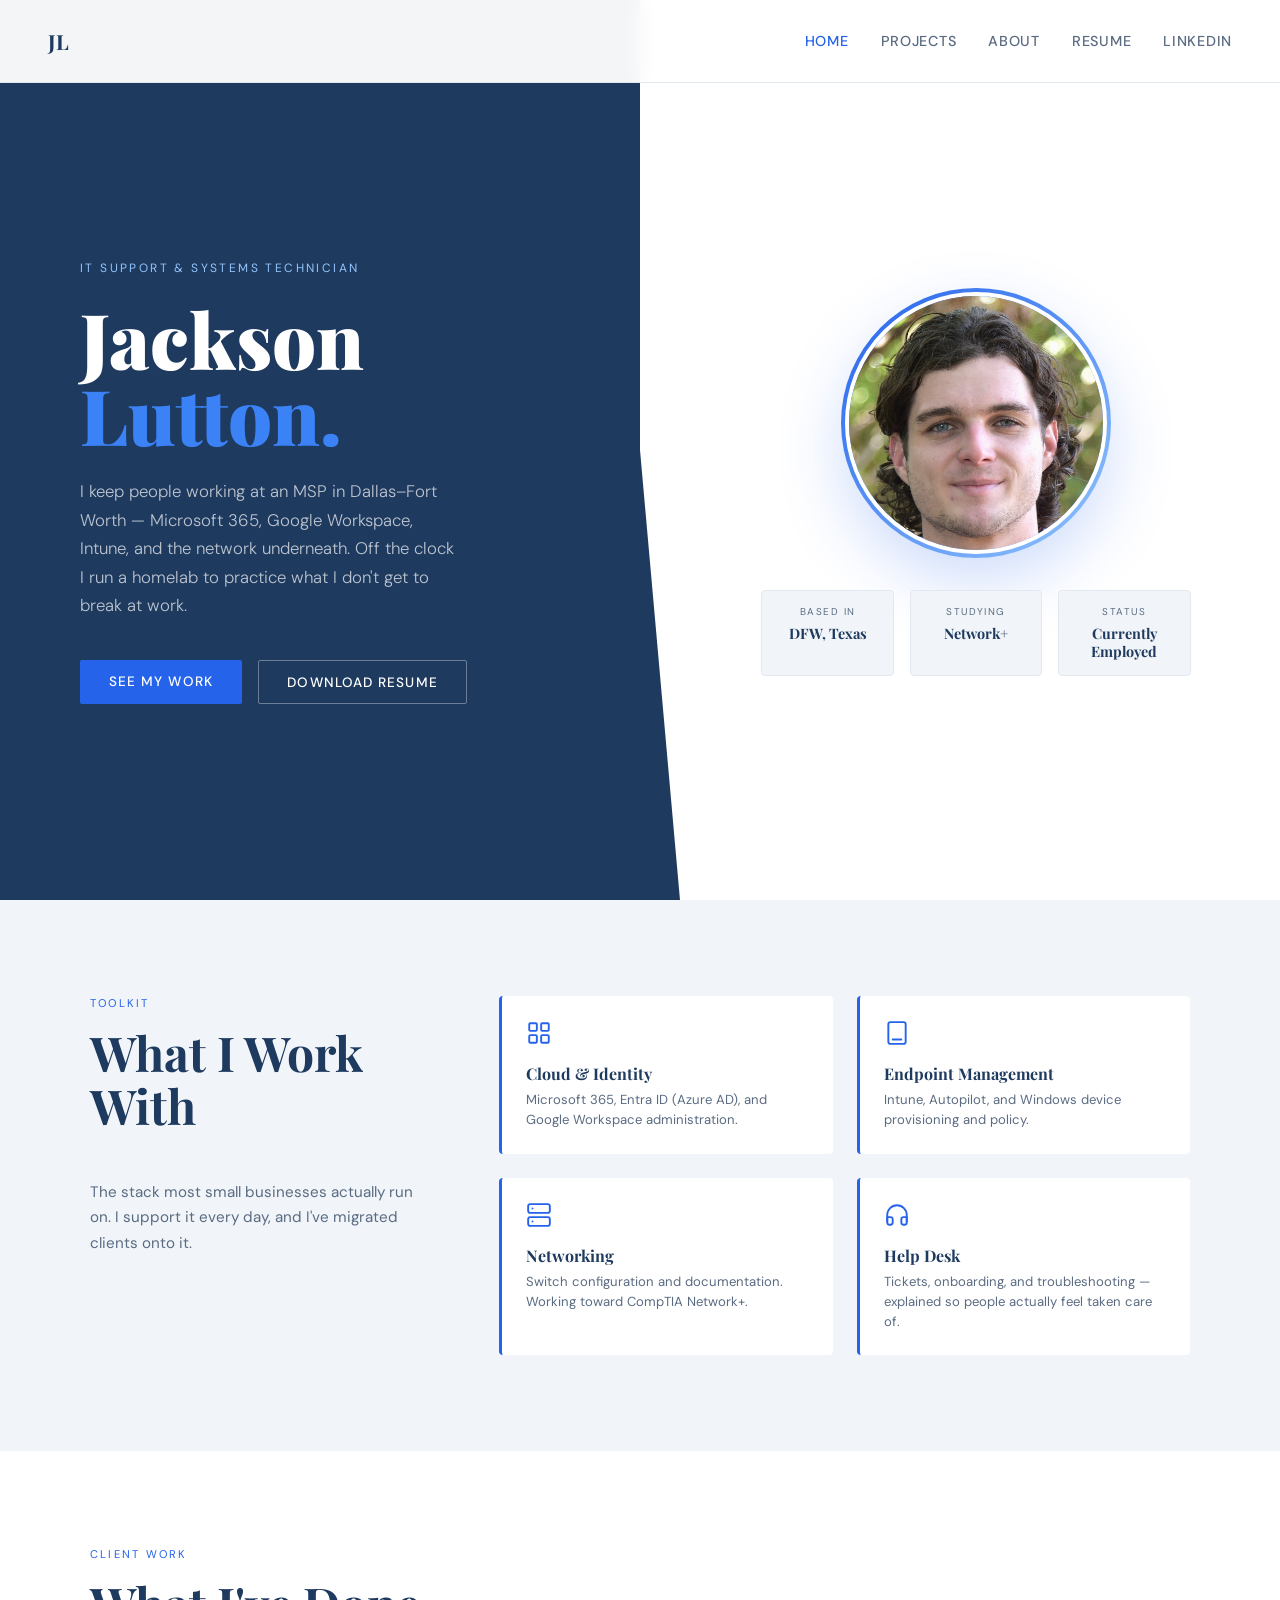
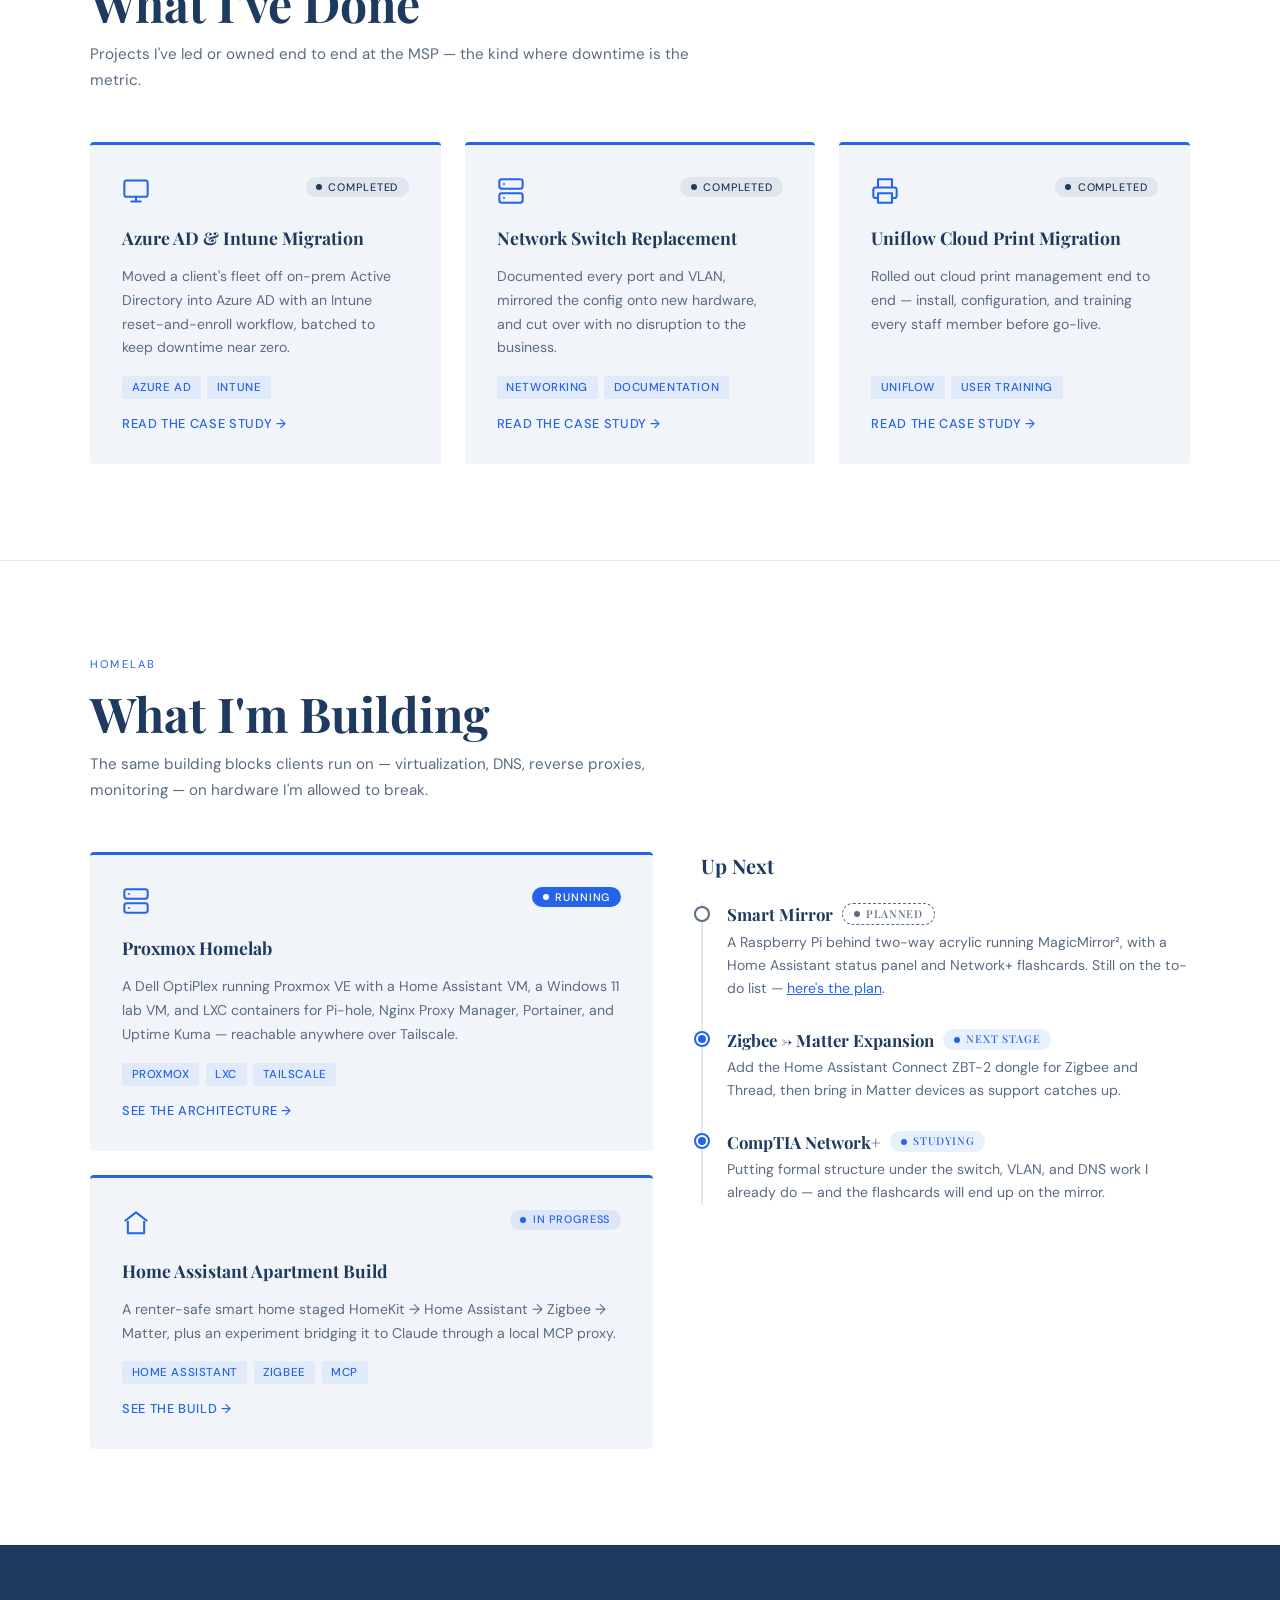
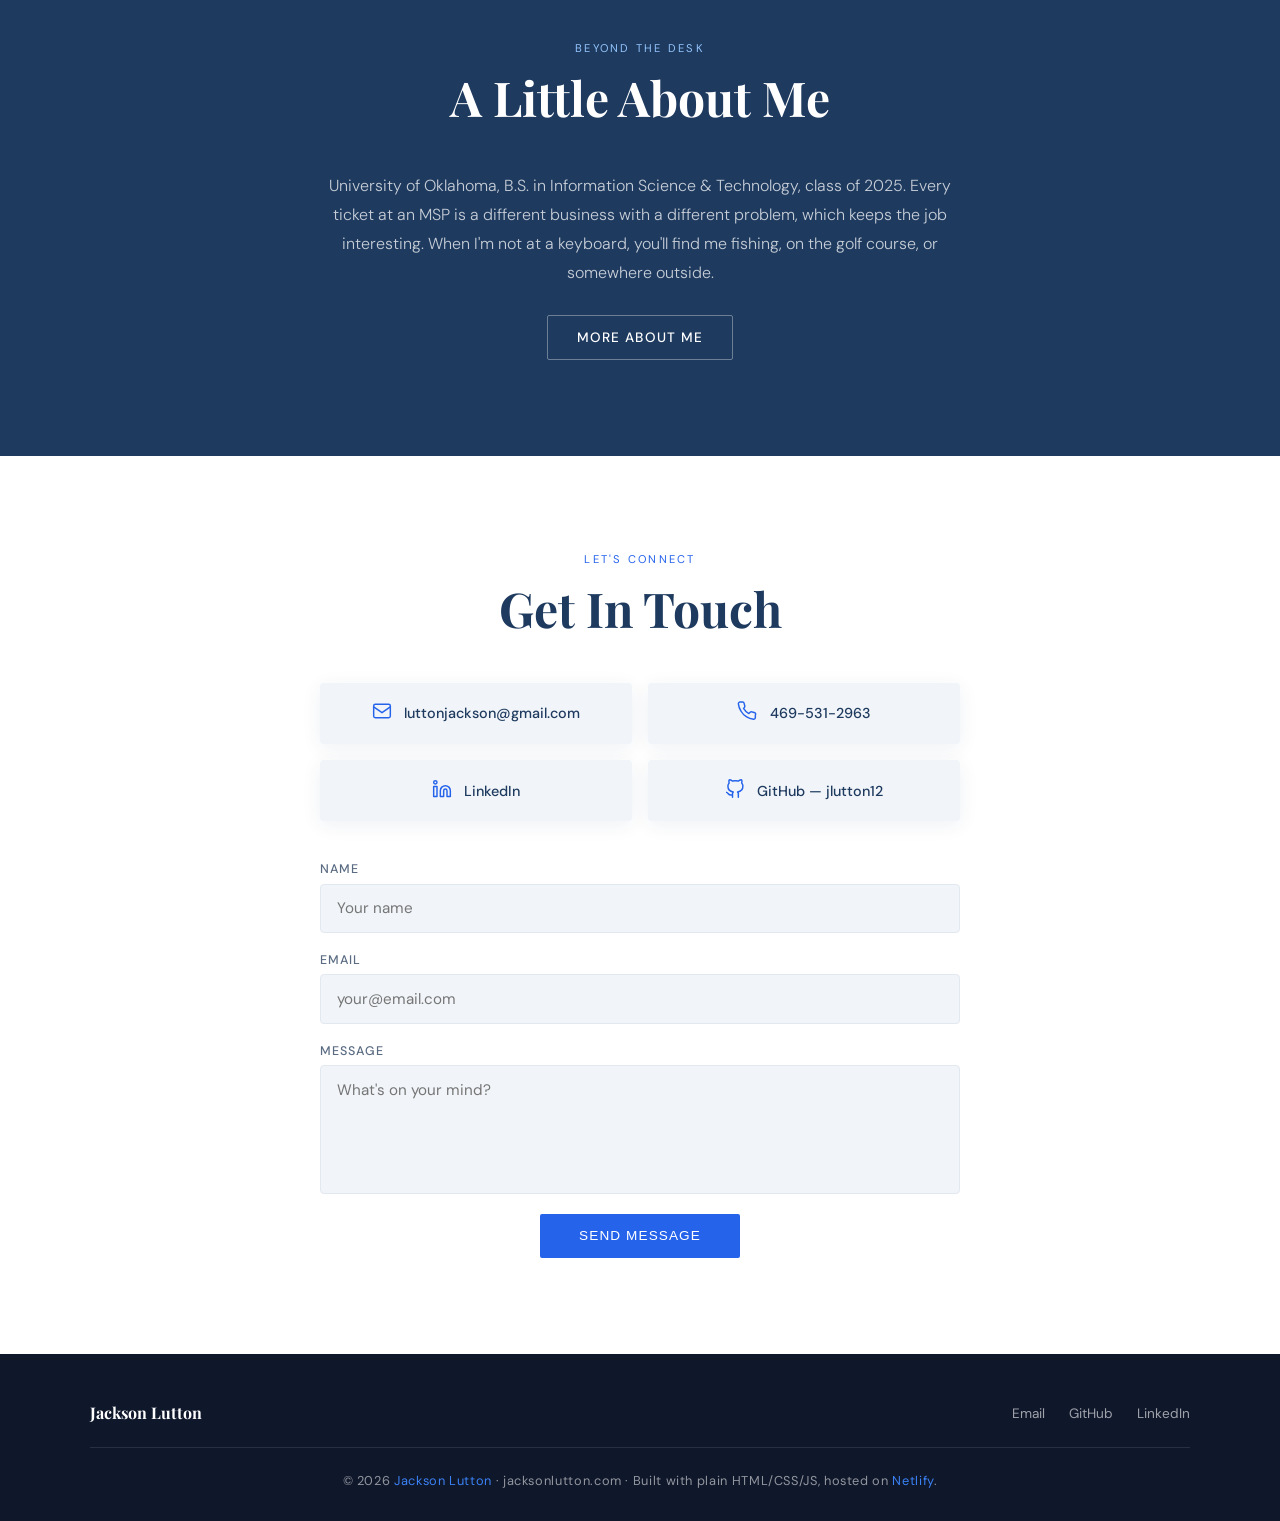
<file: index.html>
<!DOCTYPE html>
<html lang="en">
<head>
  <meta charset="UTF-8" />
  <meta name="viewport" content="width=device-width, initial-scale=1.0"/>
  <title>Jackson Lutton — IT Support & Systems Technician</title>
  <meta name="description" content="Jackson Lutton is an IT support technician at an MSP in Dallas–Fort Worth — Microsoft 365, Google Workspace, Intune, networking — with a Proxmox homelab and a queue of projects on the bench."/>
  <link rel="icon" type="image/svg+xml" href="/assets/favicon.svg">
  <link rel="apple-touch-icon" href="/apple-touch-icon.png">
  <meta property="og:title" content="Jackson Lutton — IT Support & Systems Technician"/>
  <meta property="og:description" content="IT support technician in Dallas–Fort Worth. Client projects, a Proxmox homelab, and what's coming next."/>
  <meta property="og:type" content="website"/>
  <link href="https://fonts.googleapis.com/css2?family=Playfair+Display:wght@400;700;900&family=DM+Sans:wght@300;400;500&display=swap" rel="stylesheet"/>
  <link rel="stylesheet" href="/css/styles.css">
</head>
<body>
  <a href="#main" class="skip-link">Skip to content</a>

  <nav class="site-nav">
    <div class="nav-inner">
      <a href="/index.html" class="nav-logo">JL</a>
      <button class="nav-toggle" id="nav-toggle" aria-label="Toggle navigation" aria-expanded="false">
        <span></span><span></span><span></span>
      </button>
      <ul class="nav-links" id="nav-links">
        <li><a href="/index.html">Home</a></li>
        <li><a href="/projects/index.html">Projects</a></li>
        <li><a href="/about.html">About</a></li>
        <li><a href="/assets/resume/Lutton-Resume.pdf" download>Resume</a></li>
        <li><a href="https://www.linkedin.com/in/jackson-lutton" target="_blank" rel="noopener">LinkedIn</a></li>
      </ul>
    </div>
  </nav>

  <main id="main">
    <!-- HERO -->
    <section class="hero">
      <div class="hero-left">
        <p class="hero-tag">IT Support &amp; Systems Technician</p>
        <h1 class="hero-name">Jackson<span>Lutton.</span></h1>
        <p class="hero-desc">I keep people working at an MSP in Dallas–Fort Worth — Microsoft 365, Google Workspace, Intune, and the network underneath. Off the clock I run a homelab to practice what I don't get to break at work.</p>
        <div class="hero-cta">
          <a href="#work" class="btn btn-primary">See My Work</a>
          <a href="/assets/resume/Lutton-Resume.pdf" download class="btn btn-outline">Download Resume</a>
        </div>
      </div>
      <div class="hero-right">
        <div class="hero-visual">
          <div class="photo-ring">
            <img src="/assets/images/pfp.JPG" alt="Jackson Lutton" class="hero-photo">
          </div>
          <div class="hero-info-cards">
            <div class="hero-card">
              <div class="card-label">Based In</div>
              <div class="card-value">DFW, Texas</div>
            </div>
            <div class="hero-card">
              <div class="card-label">Studying</div>
              <div class="card-value">Network+</div>
            </div>
            <div class="hero-card">
              <div class="card-label">Status</div>
              <div class="card-value">Currently Employed</div>
            </div>
          </div>
        </div>
      </div>
    </section>

    <!-- SKILLS -->
    <section id="skills" class="skills-section">
      <div>
        <p class="section-label reveal">Toolkit</p>
        <h2 class="section-title reveal reveal-delay-1">What I Work With</h2>
        <p class="skills-intro reveal reveal-delay-2">The stack most small businesses actually run on. I support it every day, and I've migrated clients onto it.</p>
      </div>
      <div class="skills-grid">
        <div class="skill-card reveal reveal-delay-1">
          <div class="skill-icon">
            <svg width="26" height="26" viewBox="0 0 24 24" fill="none" stroke="currentColor" stroke-width="1.75" stroke-linecap="round" stroke-linejoin="round" aria-hidden="true"><rect x="3" y="3" width="7" height="7" rx="1"/><rect x="14" y="3" width="7" height="7" rx="1"/><rect x="3" y="14" width="7" height="7" rx="1"/><rect x="14" y="14" width="7" height="7" rx="1"/></svg>
          </div>
          <div class="skill-name">Cloud &amp; Identity</div>
          <div class="skill-desc">Microsoft 365, Entra ID (Azure AD), and Google Workspace administration.</div>
        </div>
        <div class="skill-card reveal reveal-delay-2">
          <div class="skill-icon">
            <svg width="26" height="26" viewBox="0 0 24 24" fill="none" stroke="currentColor" stroke-width="1.75" stroke-linecap="round" stroke-linejoin="round" aria-hidden="true"><rect x="4" y="2" width="16" height="20" rx="2"/><line x1="8" y1="18" x2="16" y2="18"/></svg>
          </div>
          <div class="skill-name">Endpoint Management</div>
          <div class="skill-desc">Intune, Autopilot, and Windows device provisioning and policy.</div>
        </div>
        <div class="skill-card reveal reveal-delay-1">
          <div class="skill-icon">
            <svg width="26" height="26" viewBox="0 0 24 24" fill="none" stroke="currentColor" stroke-width="1.75" stroke-linecap="round" stroke-linejoin="round" aria-hidden="true"><rect x="2" y="2" width="20" height="8" rx="2"/><rect x="2" y="14" width="20" height="8" rx="2"/><line x1="6" y1="6" x2="6.01" y2="6"/><line x1="6" y1="18" x2="6.01" y2="18"/></svg>
          </div>
          <div class="skill-name">Networking</div>
          <div class="skill-desc">Switch configuration and documentation. Working toward CompTIA Network+.</div>
        </div>
        <div class="skill-card reveal reveal-delay-2">
          <div class="skill-icon">
            <svg width="26" height="26" viewBox="0 0 24 24" fill="none" stroke="currentColor" stroke-width="1.75" stroke-linecap="round" stroke-linejoin="round" aria-hidden="true"><path d="M3 18v-6a9 9 0 0 1 18 0v6"/><path d="M21 19a2 2 0 0 1-2 2h-1a2 2 0 0 1-2-2v-3a2 2 0 0 1 2-2h3z"/><path d="M3 19a2 2 0 0 0 2 2h1a2 2 0 0 0 2-2v-3a2 2 0 0 0-2-2H3z"/></svg>
          </div>
          <div class="skill-name">Help Desk</div>
          <div class="skill-desc">Tickets, onboarding, and troubleshooting — explained so people actually feel taken care of.</div>
        </div>
      </div>
    </section>

    <!-- WORK -->
    <section id="work" class="projects-section">
      <p class="section-label reveal">Client Work</p>
      <h2 class="section-title reveal reveal-delay-1">What I've Done</h2>
      <p class="projects-intro reveal reveal-delay-2">Projects I've led or owned end to end at the MSP — the kind where downtime is the metric.</p>
      <div class="projects-grid">

        <a href="/projects/azure-intune-migration.html" class="project-card reveal reveal-delay-1">
          <div class="project-card-head">
            <div class="project-icon">
              <svg width="28" height="28" viewBox="0 0 24 24" fill="none" stroke="currentColor" stroke-width="1.75" stroke-linecap="round" stroke-linejoin="round" aria-hidden="true"><rect x="2" y="3" width="20" height="14" rx="2"/><path d="M8 21h8M12 17v4"/></svg>
            </div>
            <span class="status-chip status-done">Completed</span>
          </div>
          <div class="project-title">Azure AD &amp; Intune Migration</div>
          <div class="project-desc">Moved a client's fleet off on-prem Active Directory into Azure AD with an Intune reset-and-enroll workflow, batched to keep downtime near zero.</div>
          <div class="project-tags">
            <span class="project-tag">Azure AD</span>
            <span class="project-tag">Intune</span>
          </div>
          <span class="project-read-more">Read the case study &rarr;</span>
        </a>

        <a href="/projects/network-switch-replacement.html" class="project-card reveal reveal-delay-2">
          <div class="project-card-head">
            <div class="project-icon">
              <svg width="28" height="28" viewBox="0 0 24 24" fill="none" stroke="currentColor" stroke-width="1.75" stroke-linecap="round" stroke-linejoin="round" aria-hidden="true"><rect x="2" y="2" width="20" height="8" rx="2"/><rect x="2" y="14" width="20" height="8" rx="2"/><line x1="6" y1="6" x2="6.01" y2="6"/><line x1="6" y1="18" x2="6.01" y2="18"/></svg>
            </div>
            <span class="status-chip status-done">Completed</span>
          </div>
          <div class="project-title">Network Switch Replacement</div>
          <div class="project-desc">Documented every port and VLAN, mirrored the config onto new hardware, and cut over with no disruption to the business.</div>
          <div class="project-tags">
            <span class="project-tag">Networking</span>
            <span class="project-tag">Documentation</span>
          </div>
          <span class="project-read-more">Read the case study &rarr;</span>
        </a>

        <a href="/projects/uniflow-print-migration.html" class="project-card reveal reveal-delay-3">
          <div class="project-card-head">
            <div class="project-icon">
              <svg width="28" height="28" viewBox="0 0 24 24" fill="none" stroke="currentColor" stroke-width="1.75" stroke-linecap="round" stroke-linejoin="round" aria-hidden="true"><polyline points="6 9 6 2 18 2 18 9"/><path d="M6 18H4a2 2 0 0 1-2-2v-5a2 2 0 0 1 2-2h16a2 2 0 0 1 2 2v5a2 2 0 0 1-2 2h-2"/><rect x="6" y="14" width="12" height="8"/></svg>
            </div>
            <span class="status-chip status-done">Completed</span>
          </div>
          <div class="project-title">Uniflow Cloud Print Migration</div>
          <div class="project-desc">Rolled out cloud print management end to end — install, configuration, and training every staff member before go-live.</div>
          <div class="project-tags">
            <span class="project-tag">Uniflow</span>
            <span class="project-tag">User Training</span>
          </div>
          <span class="project-read-more">Read the case study &rarr;</span>
        </a>

      </div>
    </section>

    <!-- BUILDING + UP NEXT -->
    <section id="building" class="building-section">
      <p class="section-label reveal">Homelab</p>
      <h2 class="section-title reveal reveal-delay-1">What I'm Building</h2>
      <p class="projects-intro reveal reveal-delay-2">The same building blocks clients run on — virtualization, DNS, reverse proxies, monitoring — on hardware I'm allowed to break.</p>
      <div class="building-grid">
        <div class="building-cards">

          <a href="/projects/homelab.html" class="project-card reveal reveal-delay-1">
            <div class="project-card-head">
              <div class="project-icon">
                <svg width="28" height="28" viewBox="0 0 24 24" fill="none" stroke="currentColor" stroke-width="1.75" stroke-linecap="round" stroke-linejoin="round" aria-hidden="true"><rect x="2" y="2" width="20" height="8" rx="2"/><rect x="2" y="14" width="20" height="8" rx="2"/><line x1="6" y1="6" x2="6.01" y2="6"/><line x1="6" y1="18" x2="6.01" y2="18"/></svg>
              </div>
              <span class="status-chip status-live">Running</span>
            </div>
            <div class="project-title">Proxmox Homelab</div>
            <div class="project-desc">A Dell OptiPlex running Proxmox VE with a Home Assistant VM, a Windows 11 lab VM, and LXC containers for Pi-hole, Nginx Proxy Manager, Portainer, and Uptime Kuma — reachable anywhere over Tailscale.</div>
            <div class="project-tags">
              <span class="project-tag">Proxmox</span>
              <span class="project-tag">LXC</span>
              <span class="project-tag">Tailscale</span>
            </div>
            <span class="project-read-more">See the architecture &rarr;</span>
          </a>

          <a href="/projects/home-assistant.html" class="project-card reveal reveal-delay-2">
            <div class="project-card-head">
              <div class="project-icon">
                <svg width="28" height="28" viewBox="0 0 24 24" fill="none" stroke="currentColor" stroke-width="1.75" stroke-linecap="round" stroke-linejoin="round" aria-hidden="true"><path d="M3 9l9-7 9 7"/><path d="M5 10v10h14V10"/></svg>
              </div>
              <span class="status-chip status-active">In Progress</span>
            </div>
            <div class="project-title">Home Assistant Apartment Build</div>
            <div class="project-desc">A renter-safe smart home staged HomeKit → Home Assistant → Zigbee → Matter, plus an experiment bridging it to Claude through a local MCP proxy.</div>
            <div class="project-tags">
              <span class="project-tag">Home Assistant</span>
              <span class="project-tag">Zigbee</span>
              <span class="project-tag">MCP</span>
            </div>
            <span class="project-read-more">See the build &rarr;</span>
          </a>

        </div>

        <div class="reveal reveal-delay-3">
          <h3 class="roadmap-heading">Up Next</h3>
          <ul class="roadmap">
            <li class="is-planned">
              <div class="roadmap-title"><a href="/projects/smart-mirror.html">Smart Mirror</a> <span class="status-chip status-planned">Planned</span></div>
              <p>A Raspberry Pi behind two-way acrylic running MagicMirror&sup2;, with a Home Assistant status panel and Network+ flashcards. Still on the to-do list — <a href="/projects/smart-mirror.html">here's the plan</a>.</p>
            </li>
            <li>
              <div class="roadmap-title">Zigbee &rarr; Matter Expansion <span class="status-chip status-active">Next Stage</span></div>
              <p>Add the Home Assistant Connect ZBT-2 dongle for Zigbee and Thread, then bring in Matter devices as support catches up.</p>
            </li>
            <li>
              <div class="roadmap-title">CompTIA Network+ <span class="status-chip status-active">Studying</span></div>
              <p>Putting formal structure under the switch, VLAN, and DNS work I already do — and the flashcards will end up on the mirror.</p>
            </li>
          </ul>
        </div>
      </div>
    </section>

    <!-- ABOUT TEASER -->
    <section class="about-section about-teaser">
      <div class="reveal">
        <p class="section-label">Beyond the Desk</p>
        <h2 class="section-title">A Little About Me</h2>
        <p class="about-text">University of Oklahoma, B.S. in Information Science &amp; Technology, class of 2025. Every ticket at an MSP is a different business with a different problem, which keeps the job interesting. When I'm not at a keyboard, you'll find me fishing, on the golf course, or somewhere outside.</p>
        <a href="/about.html" class="btn btn-outline">More About Me</a>
      </div>
    </section>

    <!-- CONTACT -->
    <section id="contact" class="contact-section">
      <p class="section-label reveal">Let's Connect</p>
      <h2 class="section-title reveal reveal-delay-1">Get In Touch</h2>
      <div class="contact-layout">
        <div class="contact-info reveal reveal-delay-2">
          <a class="contact-card" href="mailto:luttonjackson@gmail.com">
            <span class="contact-card-icon"><svg width="20" height="20" viewBox="0 0 24 24" fill="none" stroke="currentColor" stroke-width="1.75" stroke-linecap="round" stroke-linejoin="round" aria-hidden="true"><rect x="2" y="4" width="20" height="16" rx="2"/><path d="m22 7-10 7L2 7"/></svg></span>
            luttonjackson@gmail.com
          </a>
          <a class="contact-card" href="tel:4695312963">
            <span class="contact-card-icon"><svg width="20" height="20" viewBox="0 0 24 24" fill="none" stroke="currentColor" stroke-width="1.75" stroke-linecap="round" stroke-linejoin="round" aria-hidden="true"><path d="M22 16.92v3a2 2 0 0 1-2.18 2 19.79 19.79 0 0 1-8.63-3.07A19.5 19.5 0 0 1 4.69 12 19.79 19.79 0 0 1 1.65 3.47 2 2 0 0 1 3.62 1.27h3a2 2 0 0 1 2 1.72c.127.96.361 1.903.7 2.81a2 2 0 0 1-.45 2.11L7.91 8.83a16 16 0 0 0 6.29 6.29l1.62-1.62a2 2 0 0 1 2.11-.45c.907.339 1.85.573 2.81.7A2 2 0 0 1 22 16.92z"/></svg></span>
            469-531-2963
          </a>
          <a class="contact-card" href="https://www.linkedin.com/in/jackson-lutton" target="_blank" rel="noopener">
            <span class="contact-card-icon"><svg width="20" height="20" viewBox="0 0 24 24" fill="none" stroke="currentColor" stroke-width="1.75" stroke-linecap="round" stroke-linejoin="round" aria-hidden="true"><path d="M16 8a6 6 0 0 1 6 6v7h-4v-7a2 2 0 0 0-2-2 2 2 0 0 0-2 2v7h-4v-7a6 6 0 0 1 6-6z"/><rect x="2" y="9" width="4" height="12"/><circle cx="4" cy="4" r="2"/></svg></span>
            LinkedIn
          </a>
          <a class="contact-card" href="https://github.com/jlutton12" target="_blank" rel="noopener">
            <span class="contact-card-icon"><svg width="20" height="20" viewBox="0 0 24 24" fill="none" stroke="currentColor" stroke-width="1.75" stroke-linecap="round" stroke-linejoin="round" aria-hidden="true"><path d="M9 19c-5 1.5-5-2.5-7-3m14 6v-3.87a3.37 3.37 0 0 0-.94-2.61c3.14-.35 6.44-1.54 6.44-7A5.44 5.44 0 0 0 20 4.77 5.07 5.07 0 0 0 19.91 1S18.73.65 16 2.48a13.38 13.38 0 0 0-7 0C6.27.65 5.09 1 5.09 1A5.07 5.07 0 0 0 5 4.77a5.44 5.44 0 0 0-1.5 3.78c0 5.42 3.3 6.61 6.44 7A3.37 3.37 0 0 0 9 18.13V22"/></svg></span>
            GitHub — jlutton12
          </a>
        </div>
        <div class="contact-form-wrap reveal reveal-delay-3">
          <form class="contact-form" id="contact-form" action="https://formspree.io/f/mbdqzdbb" method="POST">
            <div class="form-group">
              <label for="cf-name">Name</label>
              <input type="text" id="cf-name" name="name" placeholder="Your name" autocomplete="name" required>
            </div>
            <div class="form-group">
              <label for="cf-email">Email</label>
              <input type="email" id="cf-email" name="email" placeholder="your@email.com" autocomplete="email" required>
            </div>
            <div class="form-group">
              <label for="cf-message">Message</label>
              <textarea id="cf-message" name="message" rows="5" placeholder="What's on your mind?" required></textarea>
            </div>
            <input type="text" name="_gotcha" style="display:none" tabindex="-1" autocomplete="off" aria-hidden="true">
            <button type="submit" class="btn btn-primary form-submit">Send Message</button>
            <div class="form-status" id="form-status" role="status" aria-live="polite"></div>
          </form>
        </div>
      </div>
    </section>
  </main>

  <footer class="site-footer">
    <div class="footer-inner">
      <div class="footer-name">Jackson Lutton</div>
      <ul class="footer-links">
        <li><a href="mailto:luttonjackson@gmail.com">Email</a></li>
        <li><a href="https://github.com/jlutton12" target="_blank" rel="noopener">GitHub</a></li>
        <li><a href="https://www.linkedin.com/in/jackson-lutton" target="_blank" rel="noopener">LinkedIn</a></li>
      </ul>
    </div>
    <div class="footer-bottom">
      <p>&copy; 2026 <span>Jackson Lutton</span> &middot; jacksonlutton.com &middot; Built with plain HTML/CSS/JS, hosted on <span>Netlify</span>.</p>
    </div>
  </footer>

  <script src="/js/main.js"></script>
</body>
</html>
</file>
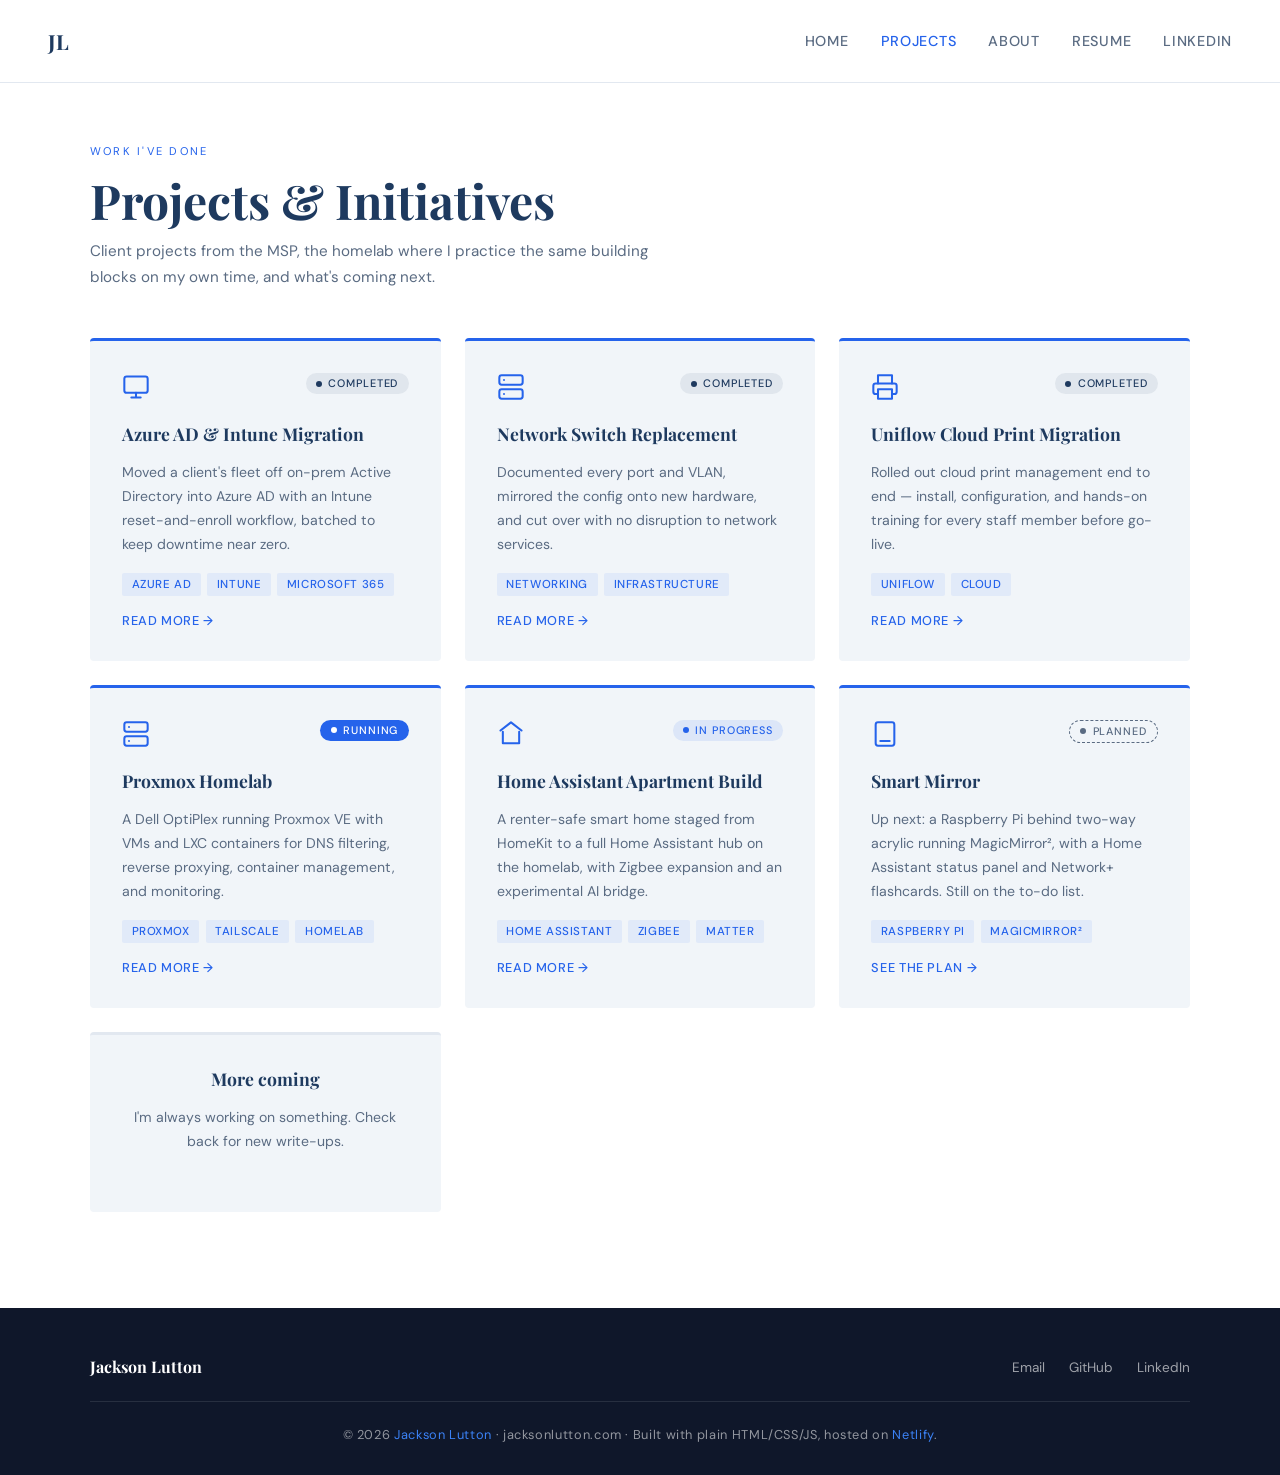
<file: projects/index.html>
<!DOCTYPE html>
<html lang="en">
<head>
  <meta charset="UTF-8" />
  <meta name="viewport" content="width=device-width, initial-scale=1.0"/>
  <title>Projects — Jackson Lutton</title>
  <meta name="description" content="IT projects from the job and from a personal homelab — Azure AD & Intune migration, network switch replacement, print management, Proxmox, Home Assistant, and a planned smart mirror build."/>
  <link rel="icon" type="image/svg+xml" href="/assets/favicon.svg">
  <link rel="apple-touch-icon" href="/apple-touch-icon.png">
  <meta property="og:title" content="Projects — Jackson Lutton"/>
  <meta property="og:description" content="IT projects from the job and from a personal homelab, plus what's coming next."/>
  <meta property="og:type" content="website"/>
  <link href="https://fonts.googleapis.com/css2?family=Playfair+Display:wght@400;700;900&family=DM+Sans:wght@300;400;500&display=swap" rel="stylesheet"/>
  <link rel="stylesheet" href="/css/styles.css">
</head>
<body>
  <a href="#main" class="skip-link">Skip to content</a>

  <nav class="site-nav">
    <div class="nav-inner">
      <a href="/index.html" class="nav-logo">JL</a>
      <button class="nav-toggle" id="nav-toggle" aria-label="Toggle navigation" aria-expanded="false">
        <span></span><span></span><span></span>
      </button>
      <ul class="nav-links" id="nav-links">
        <li><a href="/index.html">Home</a></li>
        <li><a href="/projects/index.html">Projects</a></li>
        <li><a href="/about.html">About</a></li>
        <li><a href="/assets/resume/Lutton-Resume.pdf" download>Resume</a></li>
        <li><a href="https://www.linkedin.com/in/jackson-lutton" target="_blank" rel="noopener">LinkedIn</a></li>
      </ul>
    </div>
  </nav>

  <main id="main">
    <section class="projects-section" style="padding-top: 9rem;">
      <p class="section-label">Work I've Done</p>
      <h1 class="section-title">Projects &amp; Initiatives</h1>
      <p class="projects-intro">Client projects from the MSP, the homelab where I practice the same building blocks on my own time, and what's coming next.</p>
      <div class="projects-grid">

        <a href="/projects/azure-intune-migration.html" class="project-card">
          <div class="project-card-head">
            <div class="project-icon">
              <svg width="28" height="28" viewBox="0 0 24 24" fill="none" stroke="currentColor" stroke-width="1.75" stroke-linecap="round" stroke-linejoin="round" aria-hidden="true"><rect x="2" y="3" width="20" height="14" rx="2"/><path d="M8 21h8M12 17v4"/></svg>
            </div>
            <span class="status-chip status-done">Completed</span>
          </div>
          <div class="project-title">Azure AD &amp; Intune Migration</div>
          <div class="project-desc">Moved a client's fleet off on-prem Active Directory into Azure AD with an Intune reset-and-enroll workflow, batched to keep downtime near zero.</div>
          <div class="project-tags">
            <span class="project-tag">Azure AD</span>
            <span class="project-tag">Intune</span>
            <span class="project-tag">Microsoft 365</span>
          </div>
          <span class="project-read-more">Read more &rarr;</span>
        </a>

        <a href="/projects/network-switch-replacement.html" class="project-card">
          <div class="project-card-head">
            <div class="project-icon">
              <svg width="28" height="28" viewBox="0 0 24 24" fill="none" stroke="currentColor" stroke-width="1.75" stroke-linecap="round" stroke-linejoin="round" aria-hidden="true"><rect x="2" y="2" width="20" height="8" rx="2"/><rect x="2" y="14" width="20" height="8" rx="2"/><line x1="6" y1="6" x2="6.01" y2="6"/><line x1="6" y1="18" x2="6.01" y2="18"/></svg>
            </div>
            <span class="status-chip status-done">Completed</span>
          </div>
          <div class="project-title">Network Switch Replacement</div>
          <div class="project-desc">Documented every port and VLAN, mirrored the config onto new hardware, and cut over with no disruption to network services.</div>
          <div class="project-tags">
            <span class="project-tag">Networking</span>
            <span class="project-tag">Infrastructure</span>
          </div>
          <span class="project-read-more">Read more &rarr;</span>
        </a>

        <a href="/projects/uniflow-print-migration.html" class="project-card">
          <div class="project-card-head">
            <div class="project-icon">
              <svg width="28" height="28" viewBox="0 0 24 24" fill="none" stroke="currentColor" stroke-width="1.75" stroke-linecap="round" stroke-linejoin="round" aria-hidden="true"><polyline points="6 9 6 2 18 2 18 9"/><path d="M6 18H4a2 2 0 0 1-2-2v-5a2 2 0 0 1 2-2h16a2 2 0 0 1 2 2v5a2 2 0 0 1-2 2h-2"/><rect x="6" y="14" width="12" height="8"/></svg>
            </div>
            <span class="status-chip status-done">Completed</span>
          </div>
          <div class="project-title">Uniflow Cloud Print Migration</div>
          <div class="project-desc">Rolled out cloud print management end to end — install, configuration, and hands-on training for every staff member before go-live.</div>
          <div class="project-tags">
            <span class="project-tag">Uniflow</span>
            <span class="project-tag">Cloud</span>
          </div>
          <span class="project-read-more">Read more &rarr;</span>
        </a>

        <a href="/projects/homelab.html" class="project-card">
          <div class="project-card-head">
            <div class="project-icon">
              <svg width="28" height="28" viewBox="0 0 24 24" fill="none" stroke="currentColor" stroke-width="1.75" stroke-linecap="round" stroke-linejoin="round" aria-hidden="true"><rect x="2" y="2" width="20" height="8" rx="2"/><rect x="2" y="14" width="20" height="8" rx="2"/><line x1="6" y1="6" x2="6.01" y2="6"/><line x1="6" y1="18" x2="6.01" y2="18"/></svg>
            </div>
            <span class="status-chip status-live">Running</span>
          </div>
          <div class="project-title">Proxmox Homelab</div>
          <div class="project-desc">A Dell OptiPlex running Proxmox VE with VMs and LXC containers for DNS filtering, reverse proxying, container management, and monitoring.</div>
          <div class="project-tags">
            <span class="project-tag">Proxmox</span>
            <span class="project-tag">Tailscale</span>
            <span class="project-tag">Homelab</span>
          </div>
          <span class="project-read-more">Read more &rarr;</span>
        </a>

        <a href="/projects/home-assistant.html" class="project-card">
          <div class="project-card-head">
            <div class="project-icon">
              <svg width="28" height="28" viewBox="0 0 24 24" fill="none" stroke="currentColor" stroke-width="1.75" stroke-linecap="round" stroke-linejoin="round" aria-hidden="true"><path d="M3 9l9-7 9 7"/><path d="M5 10v10h14V10"/></svg>
            </div>
            <span class="status-chip status-active">In Progress</span>
          </div>
          <div class="project-title">Home Assistant Apartment Build</div>
          <div class="project-desc">A renter-safe smart home staged from HomeKit to a full Home Assistant hub on the homelab, with Zigbee expansion and an experimental AI bridge.</div>
          <div class="project-tags">
            <span class="project-tag">Home Assistant</span>
            <span class="project-tag">Zigbee</span>
            <span class="project-tag">Matter</span>
          </div>
          <span class="project-read-more">Read more &rarr;</span>
        </a>

        <a href="/projects/smart-mirror.html" class="project-card">
          <div class="project-card-head">
            <div class="project-icon">
              <svg width="28" height="28" viewBox="0 0 24 24" fill="none" stroke="currentColor" stroke-width="1.75" stroke-linecap="round" stroke-linejoin="round" aria-hidden="true"><rect x="4" y="2" width="16" height="20" rx="2"/><line x1="8" y1="18" x2="16" y2="18"/></svg>
            </div>
            <span class="status-chip status-planned">Planned</span>
          </div>
          <div class="project-title">Smart Mirror</div>
          <div class="project-desc">Up next: a Raspberry Pi behind two-way acrylic running MagicMirror&sup2;, with a Home Assistant status panel and Network+ flashcards. Still on the to-do list.</div>
          <div class="project-tags">
            <span class="project-tag">Raspberry Pi</span>
            <span class="project-tag">MagicMirror&sup2;</span>
          </div>
          <span class="project-read-more">See the plan &rarr;</span>
        </a>

        <div class="project-card muted">
          <div class="project-title">More coming</div>
          <div class="project-desc">I'm always working on something. Check back for new write-ups.</div>
        </div>

      </div>
    </section>
  </main>

  <footer class="site-footer">
    <div class="footer-inner">
      <div class="footer-name">Jackson Lutton</div>
      <ul class="footer-links">
        <li><a href="mailto:luttonjackson@gmail.com">Email</a></li>
        <li><a href="https://github.com/jlutton12" target="_blank" rel="noopener">GitHub</a></li>
        <li><a href="https://www.linkedin.com/in/jackson-lutton" target="_blank" rel="noopener">LinkedIn</a></li>
      </ul>
    </div>
    <div class="footer-bottom">
      <p>&copy; 2026 <span>Jackson Lutton</span> &middot; jacksonlutton.com &middot; Built with plain HTML/CSS/JS, hosted on <span>Netlify</span>.</p>
    </div>
  </footer>

  <script src="/js/main.js"></script>
</body>
</html>
</file>
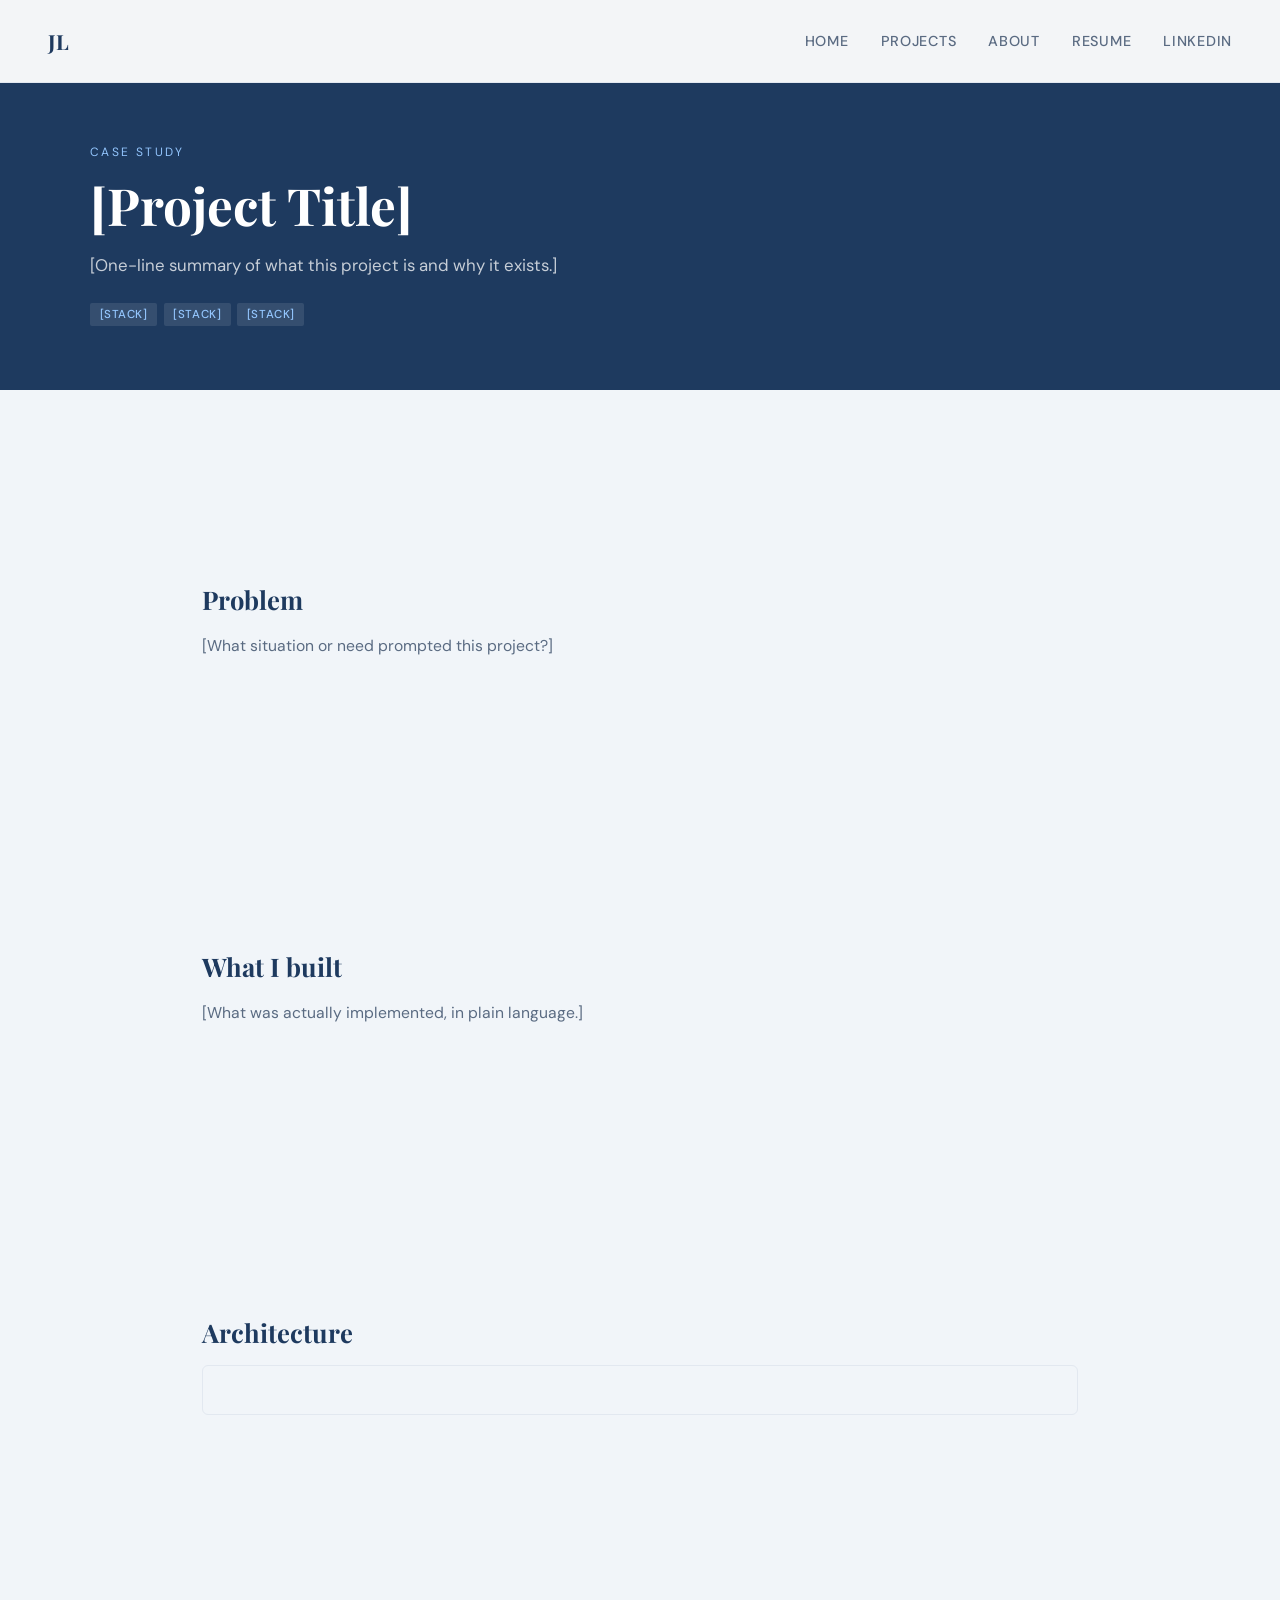
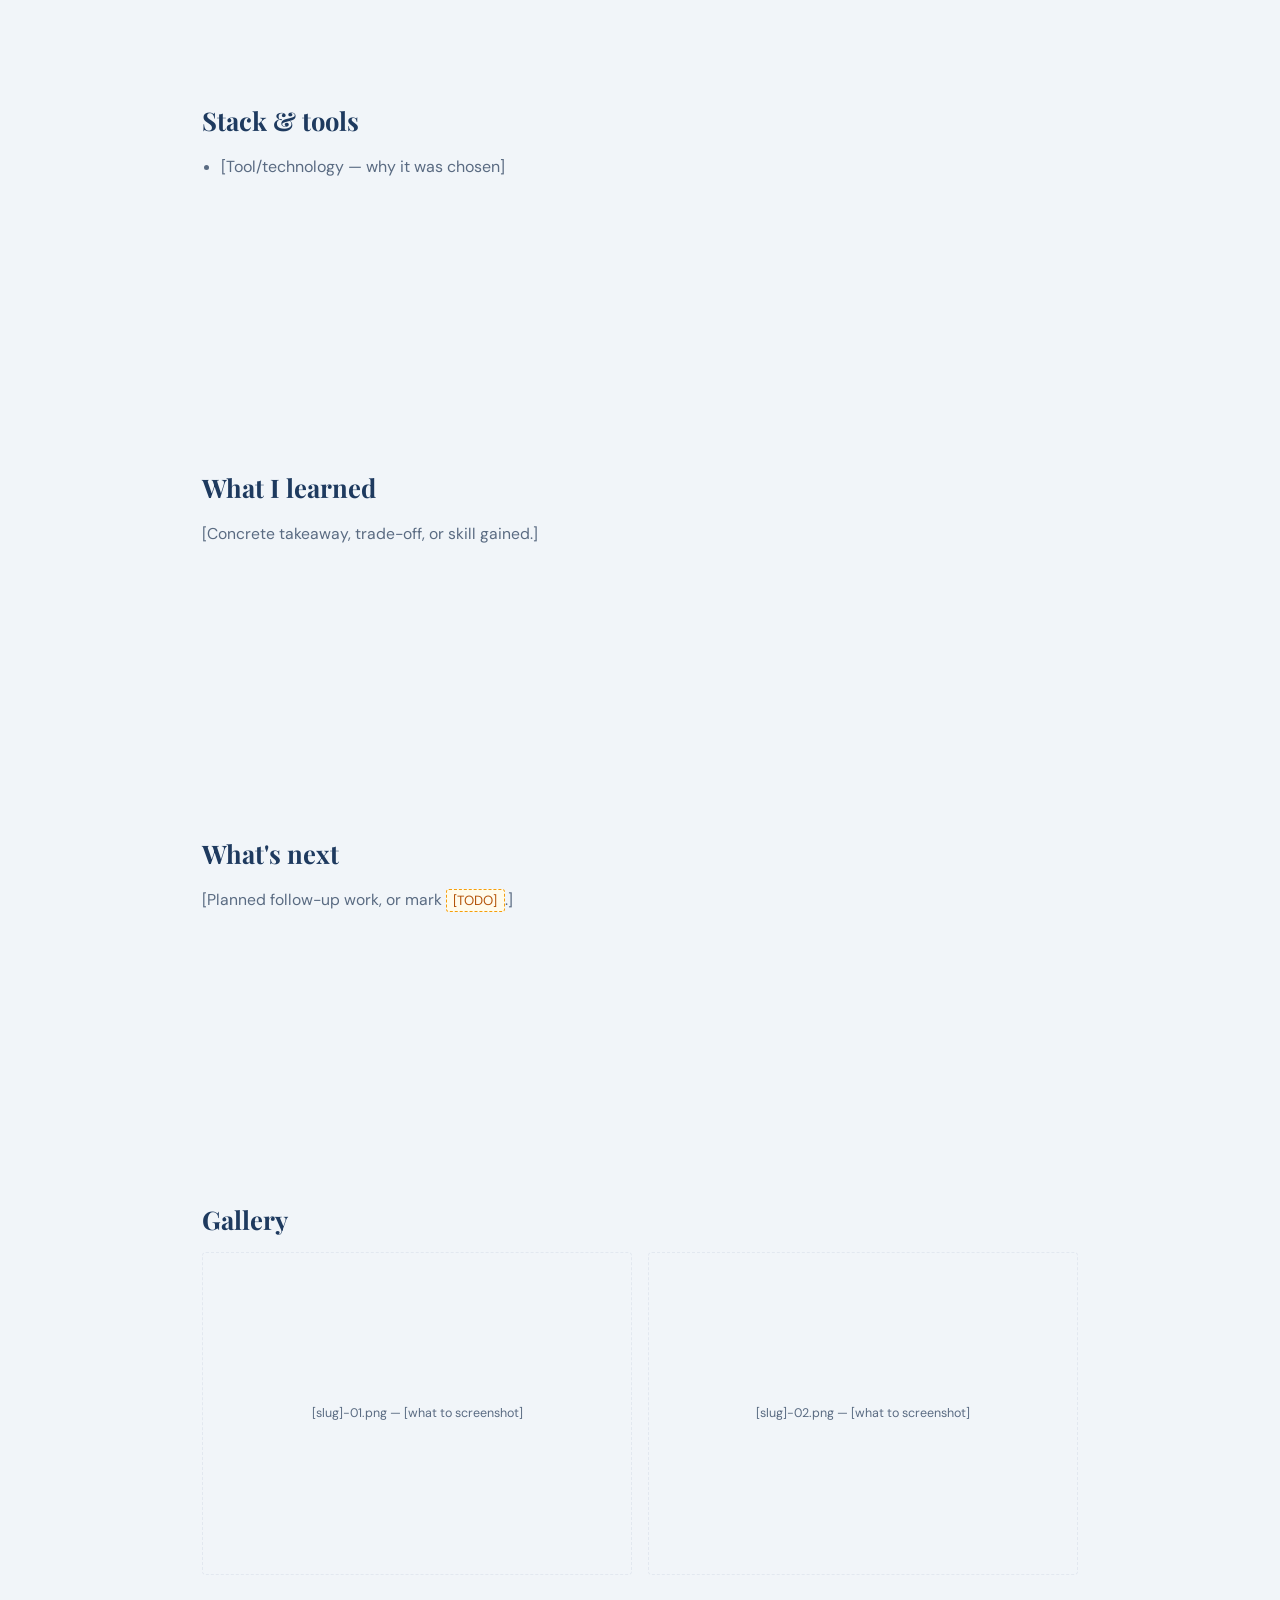
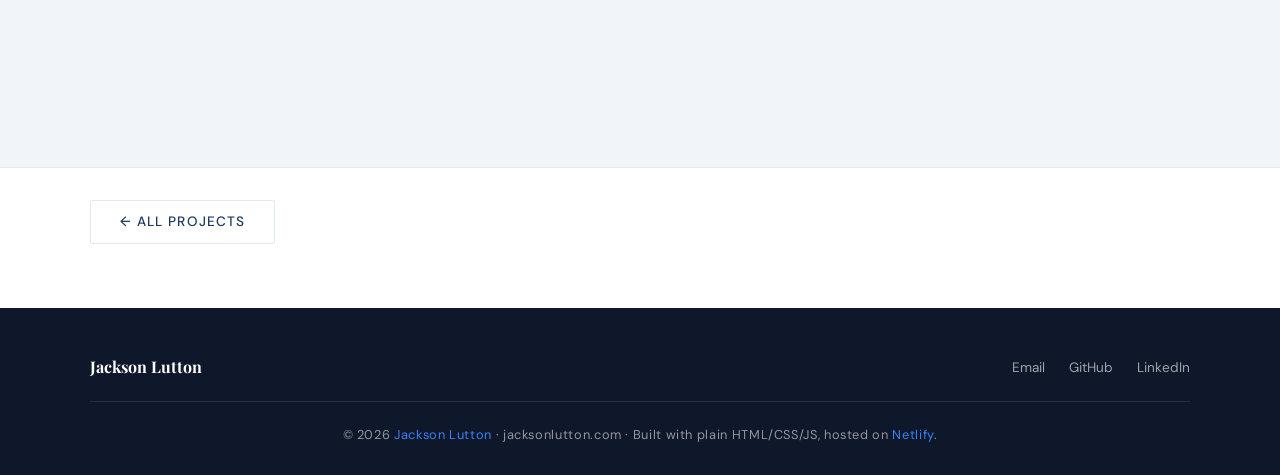
<file: projects/_template.html>
<!DOCTYPE html>
<!--
  Case-study template. Not a live route — copy this file to
  /projects/<slug>.html and replace every [BRACKETED] placeholder.
  Keep the header/footer byte-identical to every other page.
-->
<html lang="en">
<head>
  <meta charset="UTF-8" />
  <meta name="viewport" content="width=device-width, initial-scale=1.0"/>
  <title>[Project Title] — Jackson Lutton</title>
  <meta name="description" content="[One-sentence project summary for search results.]"/>
  <link rel="icon" type="image/svg+xml" href="/assets/favicon.svg">
  <link rel="apple-touch-icon" href="/apple-touch-icon.png">
  <meta property="og:title" content="[Project Title] — Jackson Lutton"/>
  <meta property="og:description" content="[One-sentence project summary.]"/>
  <meta property="og:type" content="article"/>
  <link href="https://fonts.googleapis.com/css2?family=Playfair+Display:wght@400;700;900&family=DM+Sans:wght@300;400;500&display=swap" rel="stylesheet"/>
  <link rel="stylesheet" href="/css/styles.css">
</head>
<body>
  <a href="#main" class="skip-link">Skip to content</a>

  <nav class="site-nav">
    <div class="nav-inner">
      <a href="/index.html" class="nav-logo">JL</a>
      <button class="nav-toggle" id="nav-toggle" aria-label="Toggle navigation" aria-expanded="false">
        <span></span><span></span><span></span>
      </button>
      <ul class="nav-links" id="nav-links">
        <li><a href="/index.html">Home</a></li>
        <li><a href="/projects/index.html">Projects</a></li>
        <li><a href="/about.html">About</a></li>
        <li><a href="/assets/resume/Lutton-Resume.pdf" download>Resume</a></li>
        <li><a href="https://www.linkedin.com/in/jackson-lutton" target="_blank" rel="noopener">LinkedIn</a></li>
      </ul>
    </div>
  </nav>

  <main id="main">
    <header class="case-hero">
      <p class="case-hero-eyebrow">Case Study</p>
      <h1>[Project Title]</h1>
      <p class="case-hero-summary">[One-line summary of what this project is and why it exists.]</p>
      <!-- Optional status badge for in-progress projects, e.g. personal builds:
      <span class="case-hero-status">In Progress</span> -->
      <div class="project-tags">
        <span class="project-tag">[Stack]</span>
        <span class="project-tag">[Stack]</span>
        <span class="project-tag">[Stack]</span>
      </div>
    </header>

    <div class="case-body">
      <section class="case-section">
        <h2>Problem</h2>
        <p>[What situation or need prompted this project?]</p>
      </section>

      <section class="case-section">
        <h2>What I built</h2>
        <p>[What was actually implemented, in plain language.]</p>
      </section>

      <section class="case-section">
        <h2>Architecture</h2>
        <div class="case-diagram">
          <!-- Inline SVG diagram goes here. Use var(--navy)/var(--blue)/var(--gray) etc. via CSS vars where possible. -->
        </div>
      </section>

      <section class="case-section">
        <h2>Stack &amp; tools</h2>
        <ul>
          <li>[Tool/technology — why it was chosen]</li>
        </ul>
      </section>

      <section class="case-section">
        <h2>What I learned</h2>
        <p>[Concrete takeaway, trade-off, or skill gained.]</p>
      </section>

      <section class="case-section">
        <h2>What's next</h2>
        <p>[Planned follow-up work, or mark <span class="todo">[TODO]</span>.]</p>
      </section>

      <section class="case-section">
        <h2>Gallery</h2>
        <div class="case-gallery">
          <div class="case-gallery-item">[slug]-01.png — [what to screenshot]</div>
          <div class="case-gallery-item">[slug]-02.png — [what to screenshot]</div>
        </div>
      </section>
    </div>
  </main>

  <nav class="case-nav">
    <a href="/projects/index.html" class="btn btn-outline-dark">&larr; All projects</a>
  </nav>

  <footer class="site-footer">
    <div class="footer-inner">
      <div class="footer-name">Jackson Lutton</div>
      <ul class="footer-links">
        <li><a href="mailto:luttonjackson@gmail.com">Email</a></li>
        <li><a href="https://github.com/jlutton12" target="_blank" rel="noopener">GitHub</a></li>
        <li><a href="https://www.linkedin.com/in/jackson-lutton" target="_blank" rel="noopener">LinkedIn</a></li>
      </ul>
    </div>
    <div class="footer-bottom">
      <p>&copy; 2026 <span>Jackson Lutton</span> &middot; jacksonlutton.com &middot; Built with plain HTML/CSS/JS, hosted on <span>Netlify</span>.</p>
    </div>
  </footer>

  <script src="/js/main.js"></script>
</body>
</html>
</file>
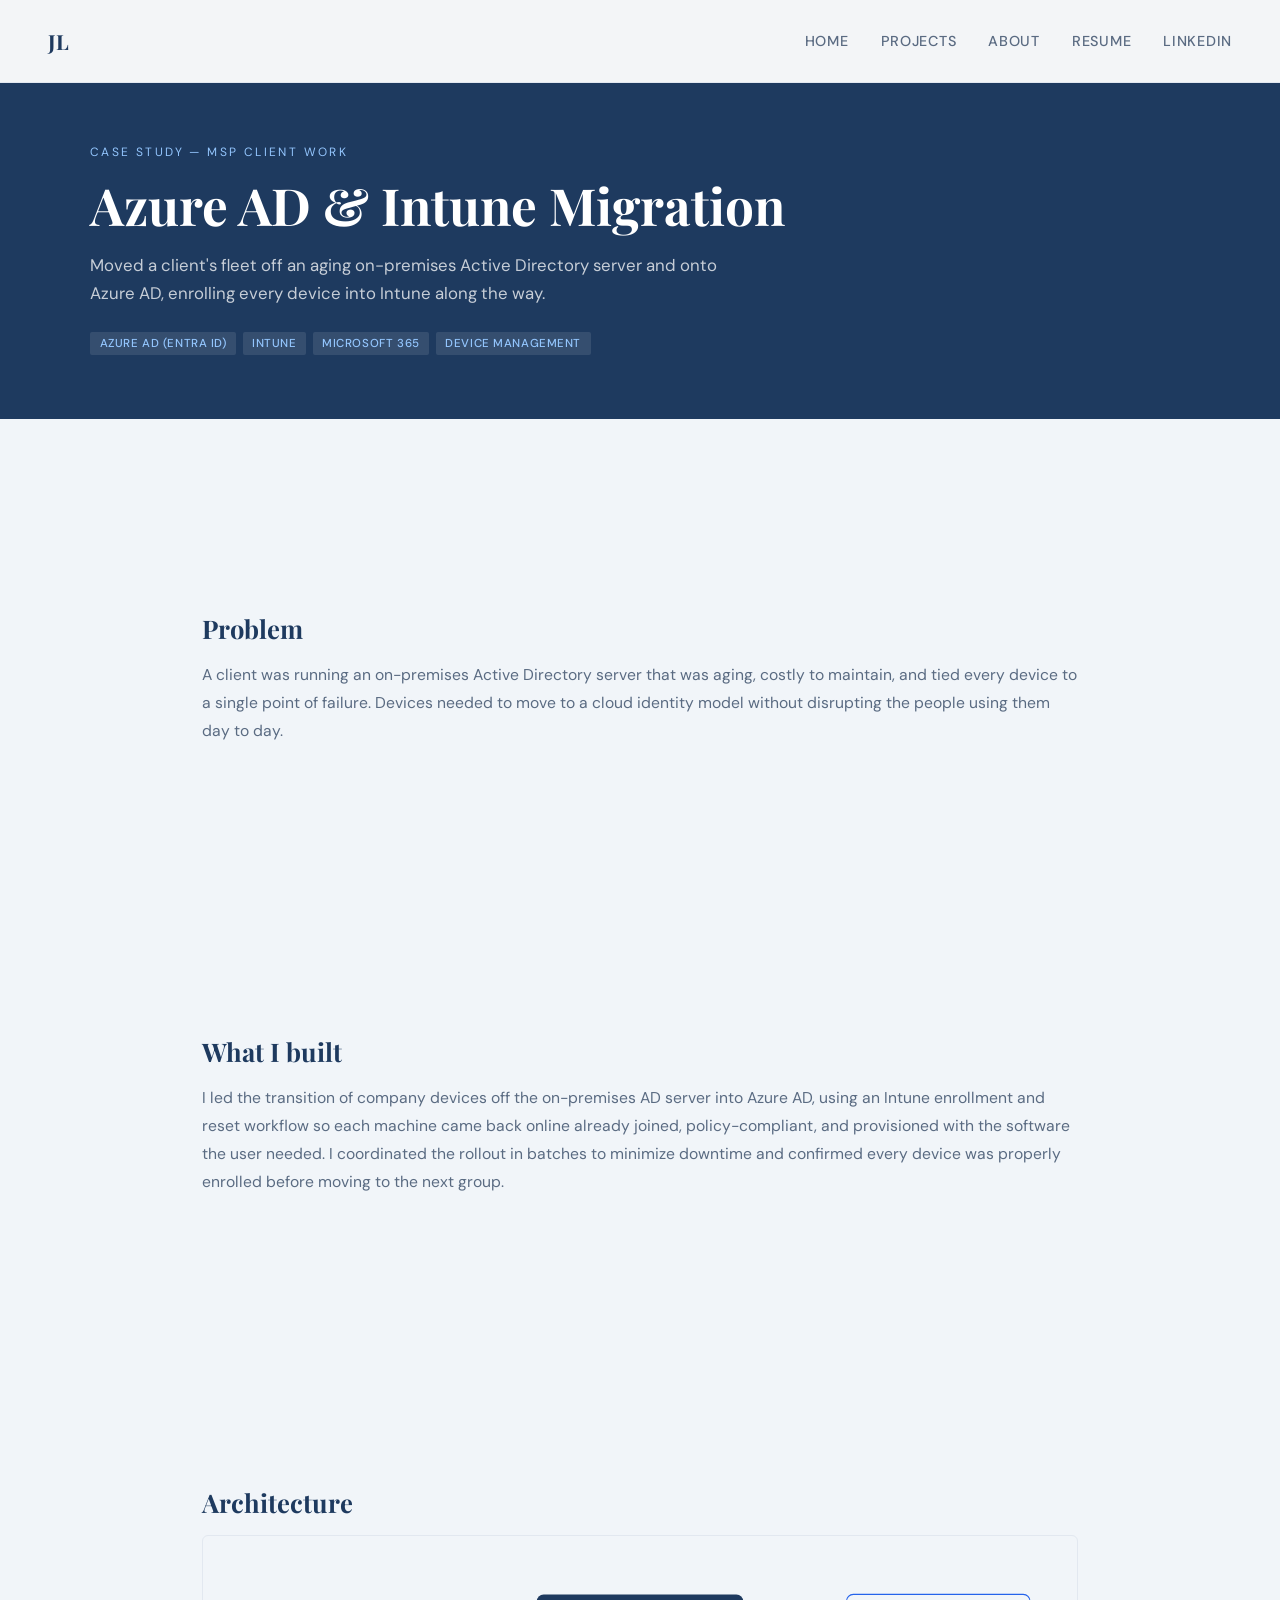
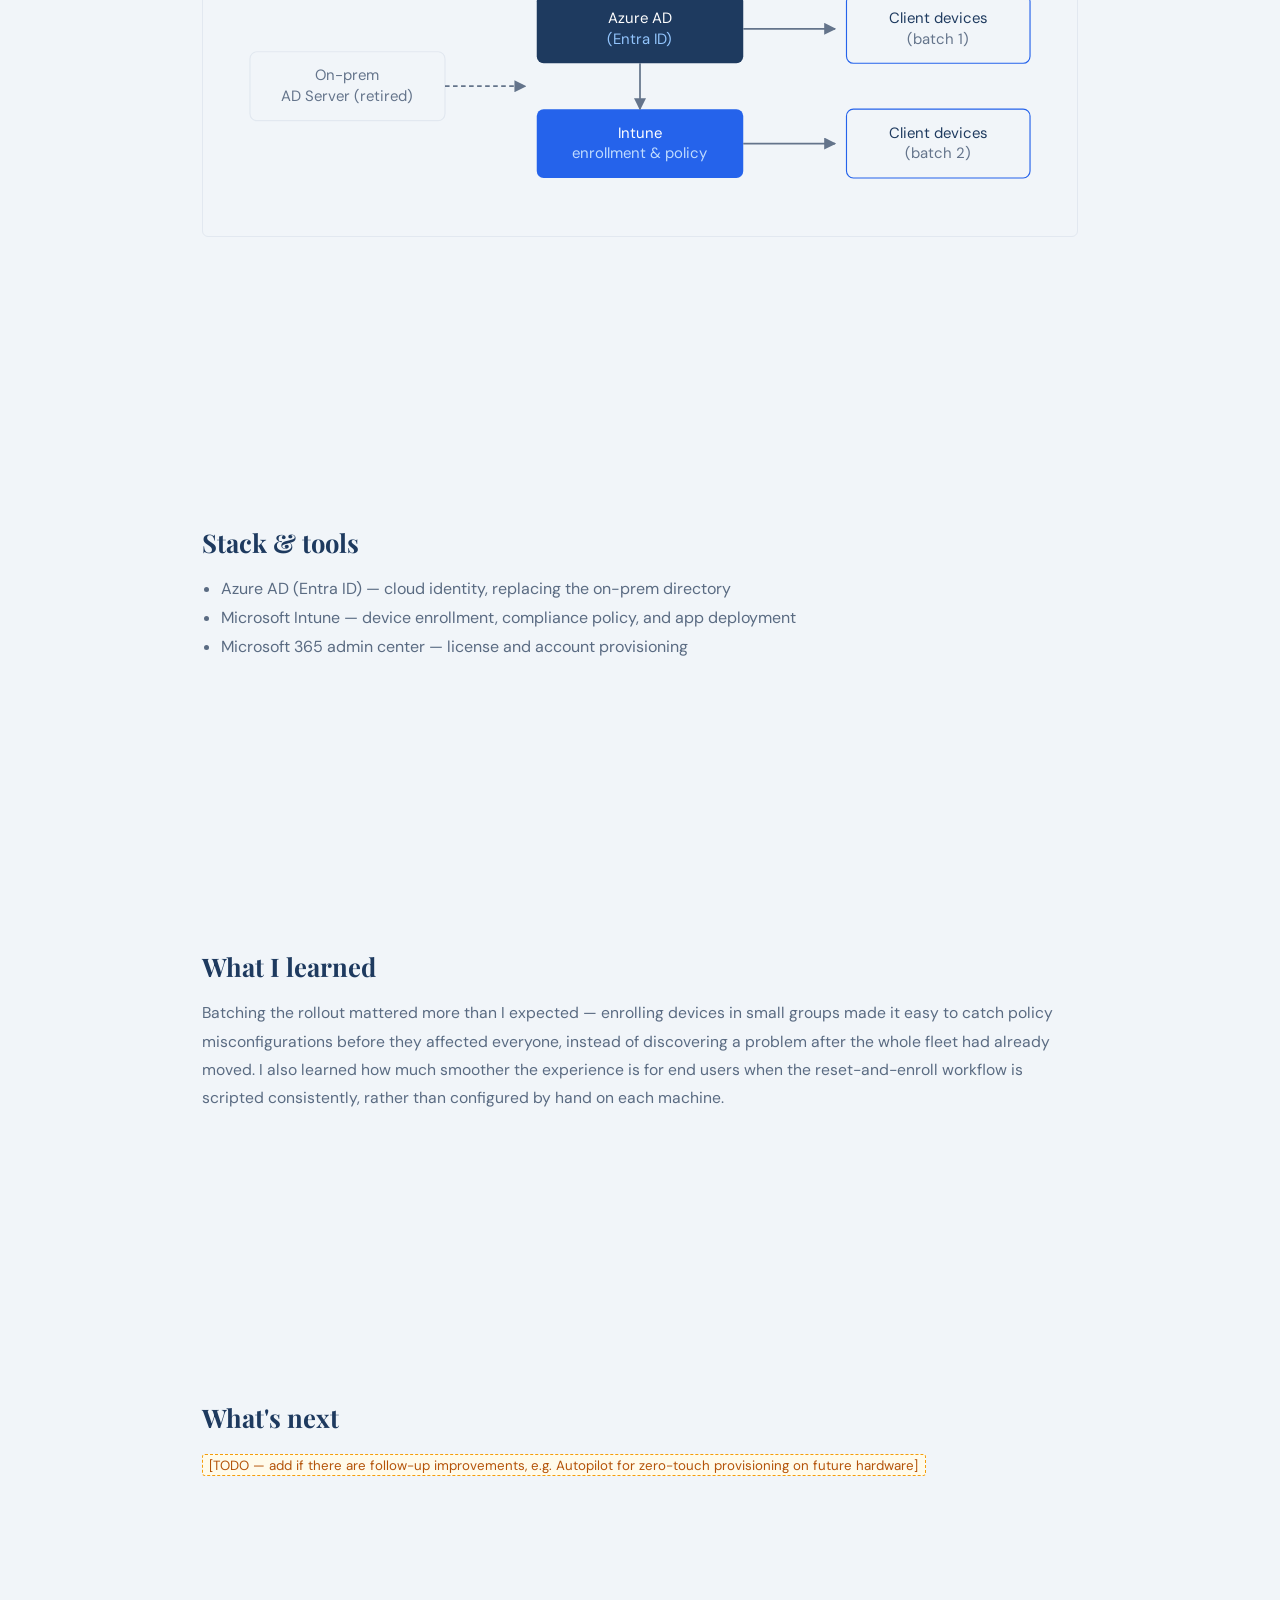
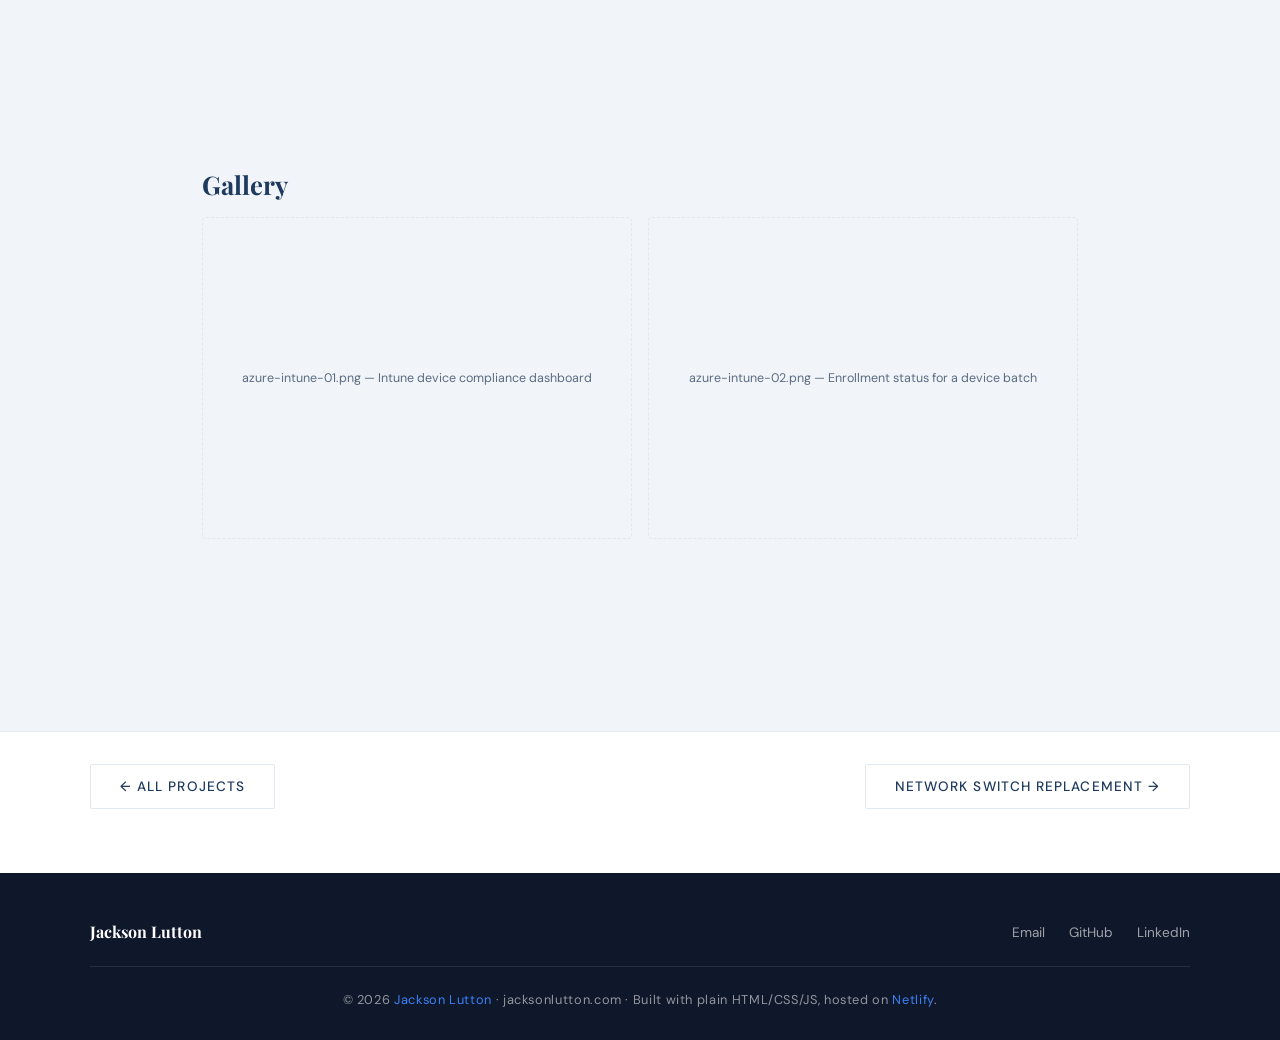
<file: projects/azure-intune-migration.html>
<!DOCTYPE html>
<html lang="en">
<head>
  <meta charset="UTF-8" />
  <meta name="viewport" content="width=device-width, initial-scale=1.0"/>
  <title>Azure AD & Intune Migration — Jackson Lutton</title>
  <meta name="description" content="Migrating company devices off an on-premises Active Directory server into Azure AD via an Intune enrollment and reset workflow."/>
  <link rel="icon" type="image/svg+xml" href="/assets/favicon.svg">
  <link rel="apple-touch-icon" href="/apple-touch-icon.png">
  <meta property="og:title" content="Azure AD & Intune Migration — Jackson Lutton"/>
  <meta property="og:description" content="Migrating company devices off an on-premises Active Directory server into Azure AD via Intune."/>
  <meta property="og:type" content="article"/>
  <link href="https://fonts.googleapis.com/css2?family=Playfair+Display:wght@400;700;900&family=DM+Sans:wght@300;400;500&display=swap" rel="stylesheet"/>
  <link rel="stylesheet" href="/css/styles.css">
</head>
<body>
  <a href="#main" class="skip-link">Skip to content</a>

  <nav class="site-nav">
    <div class="nav-inner">
      <a href="/index.html" class="nav-logo">JL</a>
      <button class="nav-toggle" id="nav-toggle" aria-label="Toggle navigation" aria-expanded="false">
        <span></span><span></span><span></span>
      </button>
      <ul class="nav-links" id="nav-links">
        <li><a href="/index.html">Home</a></li>
        <li><a href="/projects/index.html">Projects</a></li>
        <li><a href="/about.html">About</a></li>
        <li><a href="/assets/resume/Lutton-Resume.pdf" download>Resume</a></li>
        <li><a href="https://www.linkedin.com/in/jackson-lutton" target="_blank" rel="noopener">LinkedIn</a></li>
      </ul>
    </div>
  </nav>

  <main id="main">
    <header class="case-hero">
      <p class="case-hero-eyebrow">Case Study — MSP Client Work</p>
      <h1>Azure AD & Intune Migration</h1>
      <p class="case-hero-summary">Moved a client's fleet off an aging on-premises Active Directory server and onto Azure AD, enrolling every device into Intune along the way.</p>
      <div class="project-tags">
        <span class="project-tag">Azure AD (Entra ID)</span>
        <span class="project-tag">Intune</span>
        <span class="project-tag">Microsoft 365</span>
        <span class="project-tag">Device Management</span>
      </div>
    </header>

    <div class="case-body">
      <section class="case-section">
        <h2>Problem</h2>
        <p>A client was running an on-premises Active Directory server that was aging, costly to maintain, and tied every device to a single point of failure. Devices needed to move to a cloud identity model without disrupting the people using them day to day.</p>
      </section>

      <section class="case-section">
        <h2>What I built</h2>
        <p>I led the transition of company devices off the on-premises AD server into Azure AD, using an Intune enrollment and reset workflow so each machine came back online already joined, policy-compliant, and provisioned with the software the user needed. I coordinated the rollout in batches to minimize downtime and confirmed every device was properly enrolled before moving to the next group.</p>
      </section>

      <section class="case-section">
        <h2>Architecture</h2>
        <div class="case-diagram">
          <svg viewBox="0 0 720 220" xmlns="http://www.w3.org/2000/svg" role="img" aria-label="Diagram: on-premises Active Directory server replaced by Azure AD and Intune managing client devices in the cloud.">
            <defs>
              <marker id="arrow-aim" viewBox="0 0 10 10" refX="9" refY="5" markerWidth="7" markerHeight="7" orient="auto-start-reverse">
                <path d="M0 0L10 5L0 10z" fill="#64748b"/>
              </marker>
            </defs>
            <rect x="20" y="80" width="170" height="60" rx="6" fill="#f1f5f9" stroke="#e2e8f0"/>
            <text x="105" y="105" font-family="DM Sans, sans-serif" font-size="13" fill="#64748b" text-anchor="middle">On-prem</text>
            <text x="105" y="123" font-family="DM Sans, sans-serif" font-size="13" fill="#64748b" text-anchor="middle">AD Server (retired)</text>

            <line x1="190" y1="110" x2="260" y2="110" stroke="#64748b" stroke-width="1.5" stroke-dasharray="4 3" marker-end="url(#arrow-aim)"/>

            <rect x="270" y="30" width="180" height="60" rx="6" fill="#1e3a5f"/>
            <text x="360" y="55" font-family="DM Sans, sans-serif" font-size="13" fill="#ffffff" text-anchor="middle">Azure AD</text>
            <text x="360" y="73" font-family="DM Sans, sans-serif" font-size="13" fill="#93c5fd" text-anchor="middle">(Entra ID)</text>

            <rect x="270" y="130" width="180" height="60" rx="6" fill="#2563eb"/>
            <text x="360" y="155" font-family="DM Sans, sans-serif" font-size="13" fill="#ffffff" text-anchor="middle">Intune</text>
            <text x="360" y="173" font-family="DM Sans, sans-serif" font-size="13" fill="#bfdbfe" text-anchor="middle">enrollment &amp; policy</text>

            <line x1="360" y1="90" x2="360" y2="130" stroke="#64748b" stroke-width="1.5" marker-end="url(#arrow-aim)"/>

            <line x1="450" y1="60" x2="530" y2="60" stroke="#64748b" stroke-width="1.5" marker-end="url(#arrow-aim)"/>
            <line x1="450" y1="160" x2="530" y2="160" stroke="#64748b" stroke-width="1.5" marker-end="url(#arrow-aim)"/>

            <rect x="540" y="30" width="160" height="60" rx="6" fill="#f1f5f9" stroke="#2563eb"/>
            <text x="620" y="55" font-family="DM Sans, sans-serif" font-size="13" fill="#1e3a5f" text-anchor="middle">Client devices</text>
            <text x="620" y="73" font-family="DM Sans, sans-serif" font-size="13" fill="#64748b" text-anchor="middle">(batch 1)</text>

            <rect x="540" y="130" width="160" height="60" rx="6" fill="#f1f5f9" stroke="#2563eb"/>
            <text x="620" y="155" font-family="DM Sans, sans-serif" font-size="13" fill="#1e3a5f" text-anchor="middle">Client devices</text>
            <text x="620" y="173" font-family="DM Sans, sans-serif" font-size="13" fill="#64748b" text-anchor="middle">(batch 2)</text>
          </svg>
        </div>
      </section>

      <section class="case-section">
        <h2>Stack &amp; tools</h2>
        <ul>
          <li>Azure AD (Entra ID) — cloud identity, replacing the on-prem directory</li>
          <li>Microsoft Intune — device enrollment, compliance policy, and app deployment</li>
          <li>Microsoft 365 admin center — license and account provisioning</li>
        </ul>
      </section>

      <section class="case-section">
        <h2>What I learned</h2>
        <p>Batching the rollout mattered more than I expected — enrolling devices in small groups made it easy to catch policy misconfigurations before they affected everyone, instead of discovering a problem after the whole fleet had already moved. I also learned how much smoother the experience is for end users when the reset-and-enroll workflow is scripted consistently, rather than configured by hand on each machine.</p>
      </section>

      <section class="case-section">
        <h2>What's next</h2>
        <p><span class="todo">[TODO — add if there are follow-up improvements, e.g. Autopilot for zero-touch provisioning on future hardware]</span></p>
      </section>

      <section class="case-section">
        <h2>Gallery</h2>
        <div class="case-gallery">
          <div class="case-gallery-item">azure-intune-01.png — Intune device compliance dashboard</div>
          <div class="case-gallery-item">azure-intune-02.png — Enrollment status for a device batch</div>
        </div>
      </section>
    </div>
  </main>

  <nav class="case-nav">
    <a href="/projects/index.html" class="btn btn-outline-dark">&larr; All projects</a>
    <a href="/projects/network-switch-replacement.html" class="btn btn-outline-dark">Network Switch Replacement &rarr;</a>
  </nav>

  <footer class="site-footer">
    <div class="footer-inner">
      <div class="footer-name">Jackson Lutton</div>
      <ul class="footer-links">
        <li><a href="mailto:luttonjackson@gmail.com">Email</a></li>
        <li><a href="https://github.com/jlutton12" target="_blank" rel="noopener">GitHub</a></li>
        <li><a href="https://www.linkedin.com/in/jackson-lutton" target="_blank" rel="noopener">LinkedIn</a></li>
      </ul>
    </div>
    <div class="footer-bottom">
      <p>&copy; 2026 <span>Jackson Lutton</span> &middot; jacksonlutton.com &middot; Built with plain HTML/CSS/JS, hosted on <span>Netlify</span>.</p>
    </div>
  </footer>

  <script src="/js/main.js"></script>
</body>
</html>
</file>
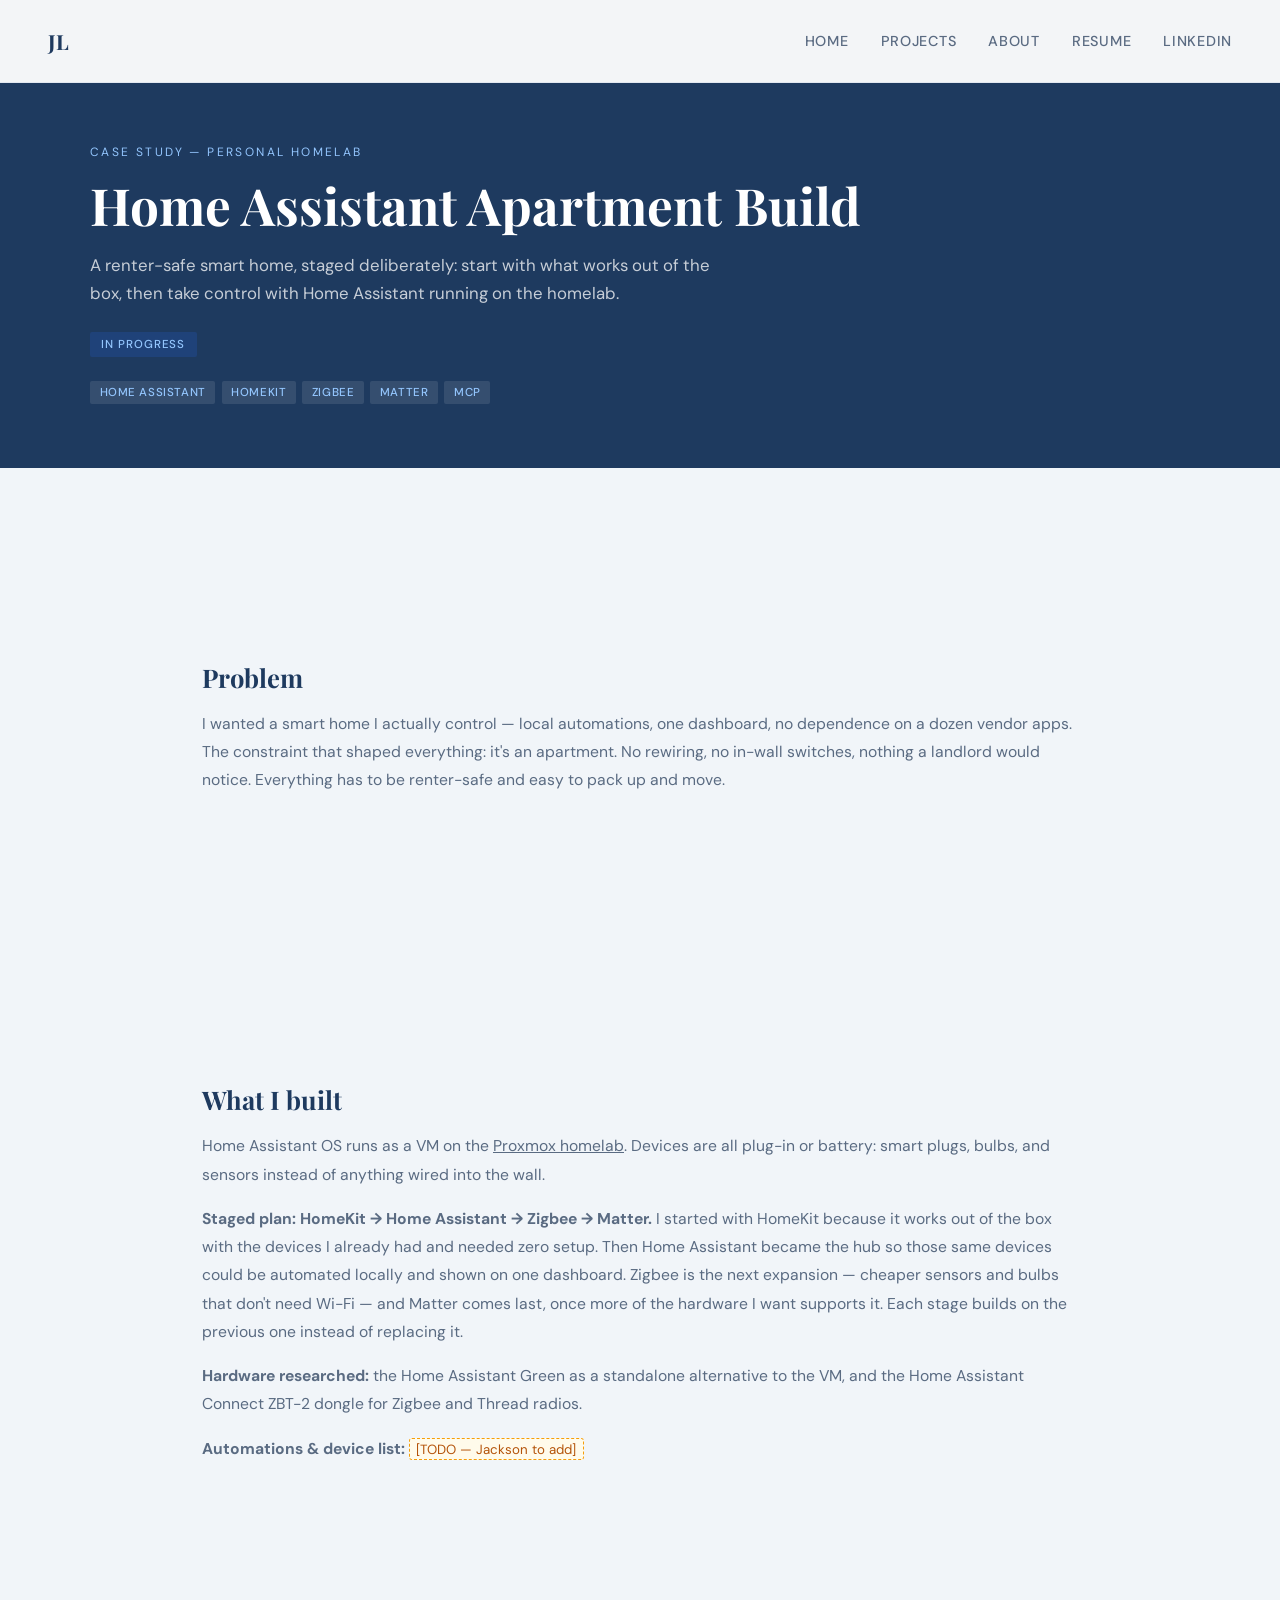
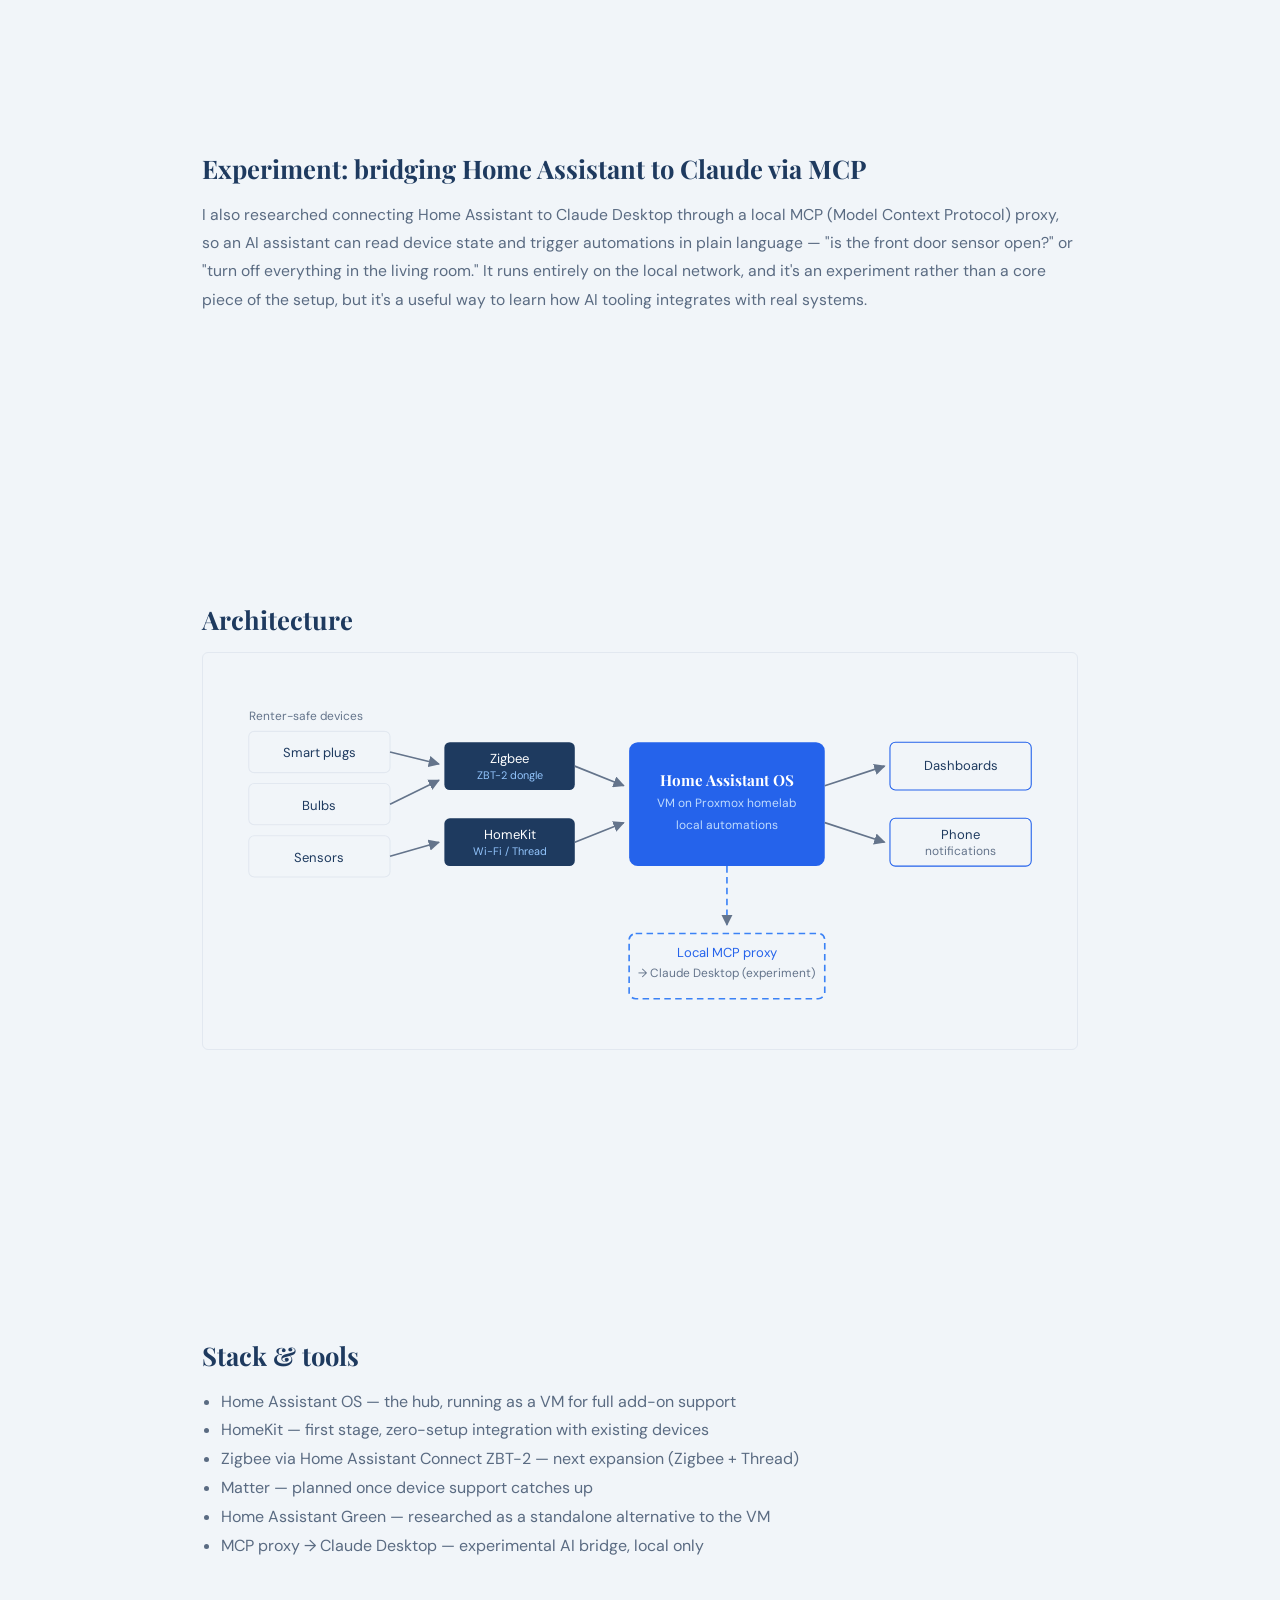
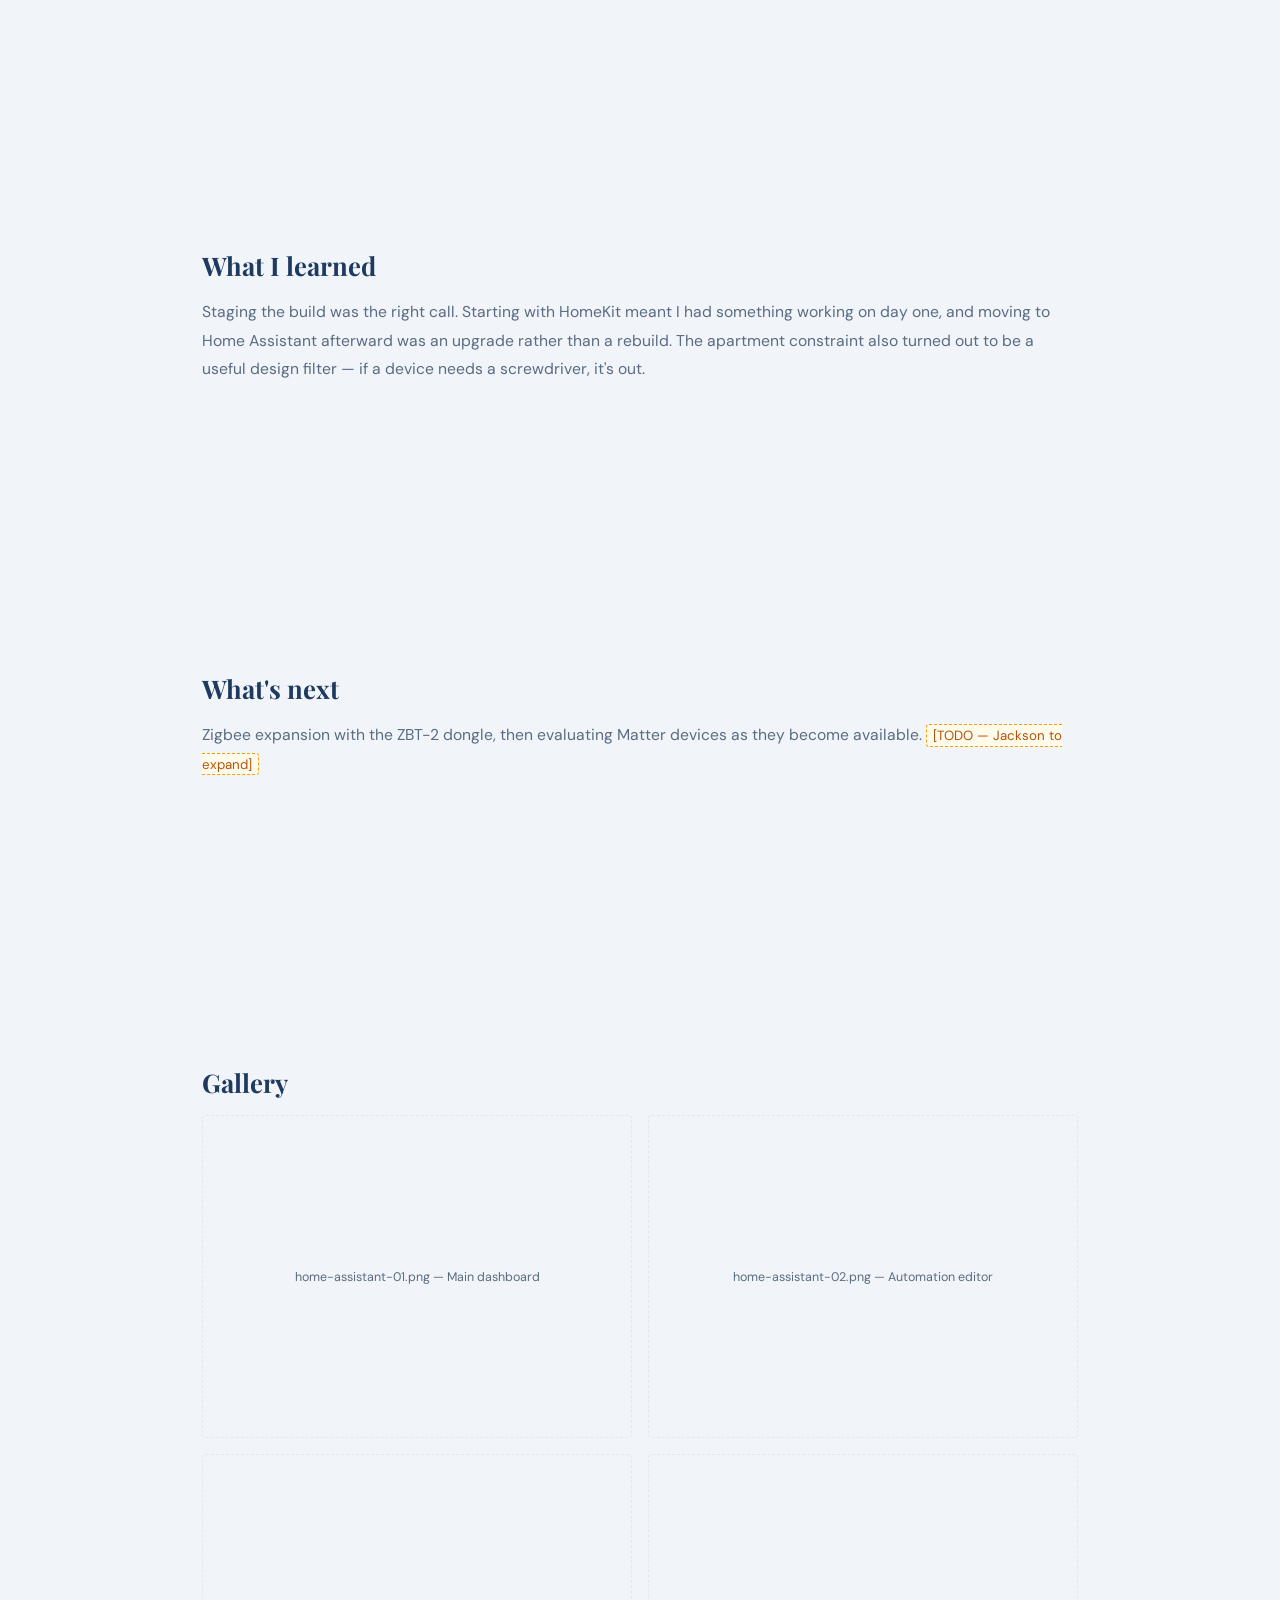
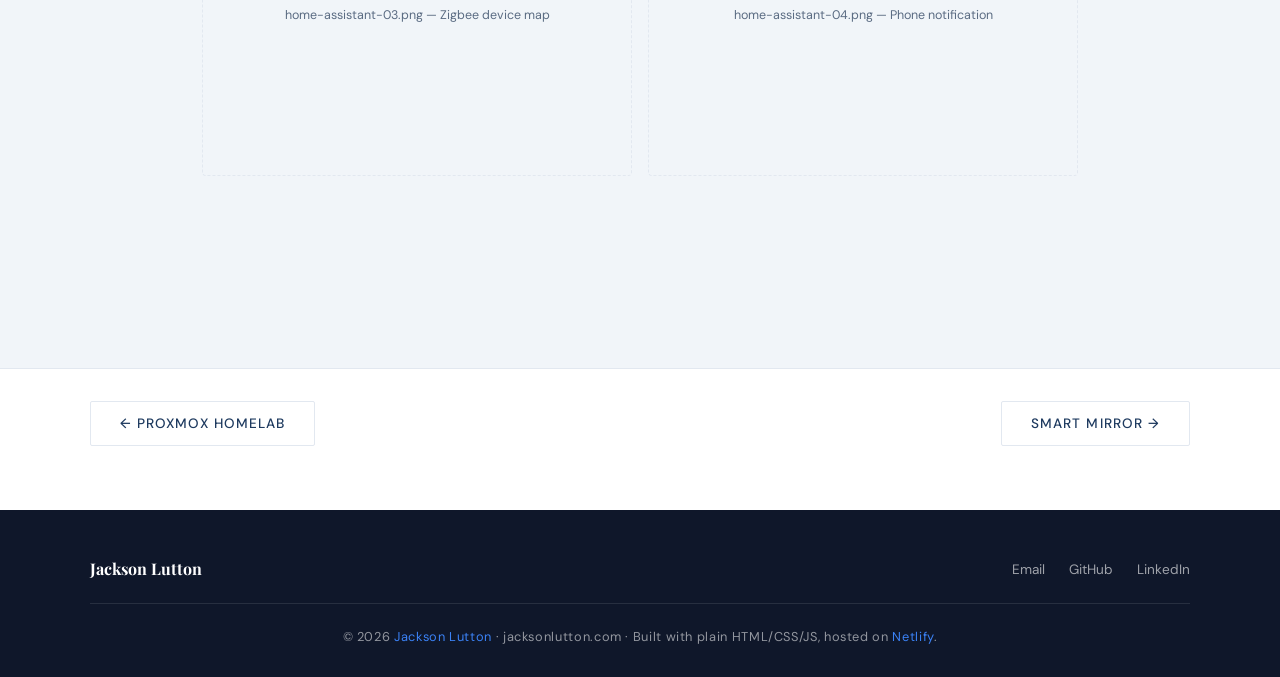
<file: projects/home-assistant.html>
<!DOCTYPE html>
<html lang="en">
<head>
  <meta charset="UTF-8" />
  <meta name="viewport" content="width=device-width, initial-scale=1.0"/>
  <title>Home Assistant Apartment Build — Jackson Lutton</title>
  <meta name="description" content="A renter-safe smart apartment staged from HomeKit to a Home Assistant hub on Proxmox, with Zigbee and Matter expansion and an experimental AI bridge via MCP."/>
  <link rel="icon" type="image/svg+xml" href="/assets/favicon.svg">
  <link rel="apple-touch-icon" href="/apple-touch-icon.png">
  <meta property="og:title" content="Home Assistant Apartment Build — Jackson Lutton"/>
  <meta property="og:description" content="A renter-safe smart home staged from HomeKit to a full Home Assistant hub."/>
  <meta property="og:type" content="article"/>
  <link href="https://fonts.googleapis.com/css2?family=Playfair+Display:wght@400;700;900&family=DM+Sans:wght@300;400;500&display=swap" rel="stylesheet"/>
  <link rel="stylesheet" href="/css/styles.css">
</head>
<body>
  <a href="#main" class="skip-link">Skip to content</a>

  <nav class="site-nav">
    <div class="nav-inner">
      <a href="/index.html" class="nav-logo">JL</a>
      <button class="nav-toggle" id="nav-toggle" aria-label="Toggle navigation" aria-expanded="false">
        <span></span><span></span><span></span>
      </button>
      <ul class="nav-links" id="nav-links">
        <li><a href="/index.html">Home</a></li>
        <li><a href="/projects/index.html">Projects</a></li>
        <li><a href="/about.html">About</a></li>
        <li><a href="/assets/resume/Lutton-Resume.pdf" download>Resume</a></li>
        <li><a href="https://www.linkedin.com/in/jackson-lutton" target="_blank" rel="noopener">LinkedIn</a></li>
      </ul>
    </div>
  </nav>

  <main id="main">
    <header class="case-hero">
      <p class="case-hero-eyebrow">Case Study — Personal Homelab</p>
      <h1>Home Assistant Apartment Build</h1>
      <p class="case-hero-summary">A renter-safe smart home, staged deliberately: start with what works out of the box, then take control with Home Assistant running on the homelab.</p>
      <span class="case-hero-status">In Progress</span>
      <div class="project-tags">
        <span class="project-tag">Home Assistant</span>
        <span class="project-tag">HomeKit</span>
        <span class="project-tag">Zigbee</span>
        <span class="project-tag">Matter</span>
        <span class="project-tag">MCP</span>
      </div>
    </header>

    <div class="case-body">
      <section class="case-section">
        <h2>Problem</h2>
        <p>I wanted a smart home I actually control — local automations, one dashboard, no dependence on a dozen vendor apps. The constraint that shaped everything: it's an apartment. No rewiring, no in-wall switches, nothing a landlord would notice. Everything has to be renter-safe and easy to pack up and move.</p>
      </section>

      <section class="case-section">
        <h2>What I built</h2>
        <p>Home Assistant OS runs as a VM on the <a href="/projects/homelab.html">Proxmox homelab</a>. Devices are all plug-in or battery: smart plugs, bulbs, and sensors instead of anything wired into the wall.</p>
        <p><strong>Staged plan: HomeKit → Home Assistant → Zigbee → Matter.</strong> I started with HomeKit because it works out of the box with the devices I already had and needed zero setup. Then Home Assistant became the hub so those same devices could be automated locally and shown on one dashboard. Zigbee is the next expansion — cheaper sensors and bulbs that don't need Wi-Fi — and Matter comes last, once more of the hardware I want supports it. Each stage builds on the previous one instead of replacing it.</p>
        <p><strong>Hardware researched:</strong> the Home Assistant Green as a standalone alternative to the VM, and the Home Assistant Connect ZBT-2 dongle for Zigbee and Thread radios.</p>
        <p><strong>Automations &amp; device list:</strong> <span class="todo">[TODO — Jackson to add]</span></p>
      </section>

      <section class="case-section">
        <h2>Experiment: bridging Home Assistant to Claude via MCP</h2>
        <p>I also researched connecting Home Assistant to Claude Desktop through a local MCP (Model Context Protocol) proxy, so an AI assistant can read device state and trigger automations in plain language — "is the front door sensor open?" or "turn off everything in the living room." It runs entirely on the local network, and it's an experiment rather than a core piece of the setup, but it's a useful way to learn how AI tooling integrates with real systems.</p>
      </section>

      <section class="case-section">
        <h2>Architecture</h2>
        <div class="case-diagram">
          <svg viewBox="0 0 760 320" xmlns="http://www.w3.org/2000/svg" role="img" aria-label="Diagram: smart devices connect via Zigbee or HomeKit to the Home Assistant VM on Proxmox, which feeds dashboards and phone notifications. An optional dashed MCP bridge connects Home Assistant to Claude Desktop.">
            <defs>
              <marker id="arrow-ha" viewBox="0 0 10 10" refX="9" refY="5" markerWidth="7" markerHeight="7" orient="auto-start-reverse">
                <path d="M0 0L10 5L0 10z" fill="#64748b"/>
              </marker>
            </defs>

            <!-- Devices -->
            <text x="20" y="40" font-family="DM Sans, sans-serif" font-size="11" fill="#64748b">Renter-safe devices</text>
            <rect x="20" y="50" width="130" height="38" rx="5" fill="#f1f5f9" stroke="#e2e8f0"/>
            <text x="85" y="74" font-family="DM Sans, sans-serif" font-size="12" fill="#1e3a5f" text-anchor="middle">Smart plugs</text>
            <rect x="20" y="98" width="130" height="38" rx="5" fill="#f1f5f9" stroke="#e2e8f0"/>
            <text x="85" y="122" font-family="DM Sans, sans-serif" font-size="12" fill="#1e3a5f" text-anchor="middle">Bulbs</text>
            <rect x="20" y="146" width="130" height="38" rx="5" fill="#f1f5f9" stroke="#e2e8f0"/>
            <text x="85" y="170" font-family="DM Sans, sans-serif" font-size="12" fill="#1e3a5f" text-anchor="middle">Sensors</text>

            <!-- Radios -->
            <rect x="200" y="60" width="120" height="44" rx="5" fill="#1e3a5f"/>
            <text x="260" y="79" font-family="DM Sans, sans-serif" font-size="12" fill="#ffffff" text-anchor="middle">Zigbee</text>
            <text x="260" y="94" font-family="DM Sans, sans-serif" font-size="10" fill="#93c5fd" text-anchor="middle">ZBT-2 dongle</text>
            <rect x="200" y="130" width="120" height="44" rx="5" fill="#1e3a5f"/>
            <text x="260" y="149" font-family="DM Sans, sans-serif" font-size="12" fill="#ffffff" text-anchor="middle">HomeKit</text>
            <text x="260" y="164" font-family="DM Sans, sans-serif" font-size="10" fill="#93c5fd" text-anchor="middle">Wi-Fi / Thread</text>

            <line x1="150" y1="69" x2="195" y2="80" stroke="#64748b" stroke-width="1.5" marker-end="url(#arrow-ha)"/>
            <line x1="150" y1="117" x2="195" y2="95" stroke="#64748b" stroke-width="1.5" marker-end="url(#arrow-ha)"/>
            <line x1="150" y1="165" x2="195" y2="152" stroke="#64748b" stroke-width="1.5" marker-end="url(#arrow-ha)"/>

            <!-- Home Assistant VM -->
            <rect x="370" y="60" width="180" height="114" rx="8" fill="#2563eb"/>
            <text x="460" y="100" font-family="Playfair Display, serif" font-size="14" font-weight="700" fill="#ffffff" text-anchor="middle">Home Assistant OS</text>
            <text x="460" y="120" font-family="DM Sans, sans-serif" font-size="11" fill="#bfdbfe" text-anchor="middle">VM on Proxmox homelab</text>
            <text x="460" y="140" font-family="DM Sans, sans-serif" font-size="11" fill="#bfdbfe" text-anchor="middle">local automations</text>

            <line x1="320" y1="82" x2="365" y2="100" stroke="#64748b" stroke-width="1.5" marker-end="url(#arrow-ha)"/>
            <line x1="320" y1="152" x2="365" y2="134" stroke="#64748b" stroke-width="1.5" marker-end="url(#arrow-ha)"/>

            <!-- Outputs -->
            <rect x="610" y="60" width="130" height="44" rx="5" fill="#f1f5f9" stroke="#2563eb"/>
            <text x="675" y="86" font-family="DM Sans, sans-serif" font-size="12" fill="#1e3a5f" text-anchor="middle">Dashboards</text>
            <rect x="610" y="130" width="130" height="44" rx="5" fill="#f1f5f9" stroke="#2563eb"/>
            <text x="675" y="149" font-family="DM Sans, sans-serif" font-size="12" fill="#1e3a5f" text-anchor="middle">Phone</text>
            <text x="675" y="164" font-family="DM Sans, sans-serif" font-size="11" fill="#64748b" text-anchor="middle">notifications</text>

            <line x1="550" y1="100" x2="605" y2="82" stroke="#64748b" stroke-width="1.5" marker-end="url(#arrow-ha)"/>
            <line x1="550" y1="134" x2="605" y2="152" stroke="#64748b" stroke-width="1.5" marker-end="url(#arrow-ha)"/>

            <!-- MCP bridge (optional) -->
            <line x1="460" y1="174" x2="460" y2="228" stroke="#3b82f6" stroke-width="1.5" stroke-dasharray="6 4" marker-end="url(#arrow-ha)"/>
            <rect x="370" y="236" width="180" height="60" rx="6" fill="none" stroke="#3b82f6" stroke-width="1.5" stroke-dasharray="6 4"/>
            <text x="460" y="258" font-family="DM Sans, sans-serif" font-size="12" fill="#2563eb" text-anchor="middle">Local MCP proxy</text>
            <text x="460" y="276" font-family="DM Sans, sans-serif" font-size="11" fill="#64748b" text-anchor="middle">→ Claude Desktop (experiment)</text>
          </svg>
        </div>
      </section>

      <section class="case-section">
        <h2>Stack &amp; tools</h2>
        <ul>
          <li>Home Assistant OS — the hub, running as a VM for full add-on support</li>
          <li>HomeKit — first stage, zero-setup integration with existing devices</li>
          <li>Zigbee via Home Assistant Connect ZBT-2 — next expansion (Zigbee + Thread)</li>
          <li>Matter — planned once device support catches up</li>
          <li>Home Assistant Green — researched as a standalone alternative to the VM</li>
          <li>MCP proxy → Claude Desktop — experimental AI bridge, local only</li>
        </ul>
      </section>

      <section class="case-section">
        <h2>What I learned</h2>
        <p>Staging the build was the right call. Starting with HomeKit meant I had something working on day one, and moving to Home Assistant afterward was an upgrade rather than a rebuild. The apartment constraint also turned out to be a useful design filter — if a device needs a screwdriver, it's out.</p>
      </section>

      <section class="case-section">
        <h2>What's next</h2>
        <p>Zigbee expansion with the ZBT-2 dongle, then evaluating Matter devices as they become available. <span class="todo">[TODO — Jackson to expand]</span></p>
      </section>

      <section class="case-section">
        <h2>Gallery</h2>
        <div class="case-gallery">
          <div class="case-gallery-item">home-assistant-01.png — Main dashboard</div>
          <div class="case-gallery-item">home-assistant-02.png — Automation editor</div>
          <div class="case-gallery-item">home-assistant-03.png — Zigbee device map</div>
          <div class="case-gallery-item">home-assistant-04.png — Phone notification</div>
        </div>
      </section>
    </div>
  </main>

  <nav class="case-nav">
    <a href="/projects/homelab.html" class="btn btn-outline-dark">&larr; Proxmox Homelab</a>
    <a href="/projects/smart-mirror.html" class="btn btn-outline-dark">Smart Mirror &rarr;</a>
  </nav>

  <footer class="site-footer">
    <div class="footer-inner">
      <div class="footer-name">Jackson Lutton</div>
      <ul class="footer-links">
        <li><a href="mailto:luttonjackson@gmail.com">Email</a></li>
        <li><a href="https://github.com/jlutton12" target="_blank" rel="noopener">GitHub</a></li>
        <li><a href="https://www.linkedin.com/in/jackson-lutton" target="_blank" rel="noopener">LinkedIn</a></li>
      </ul>
    </div>
    <div class="footer-bottom">
      <p>&copy; 2026 <span>Jackson Lutton</span> &middot; jacksonlutton.com &middot; Built with plain HTML/CSS/JS, hosted on <span>Netlify</span>.</p>
    </div>
  </footer>

  <script src="/js/main.js"></script>
</body>
</html>
</file>
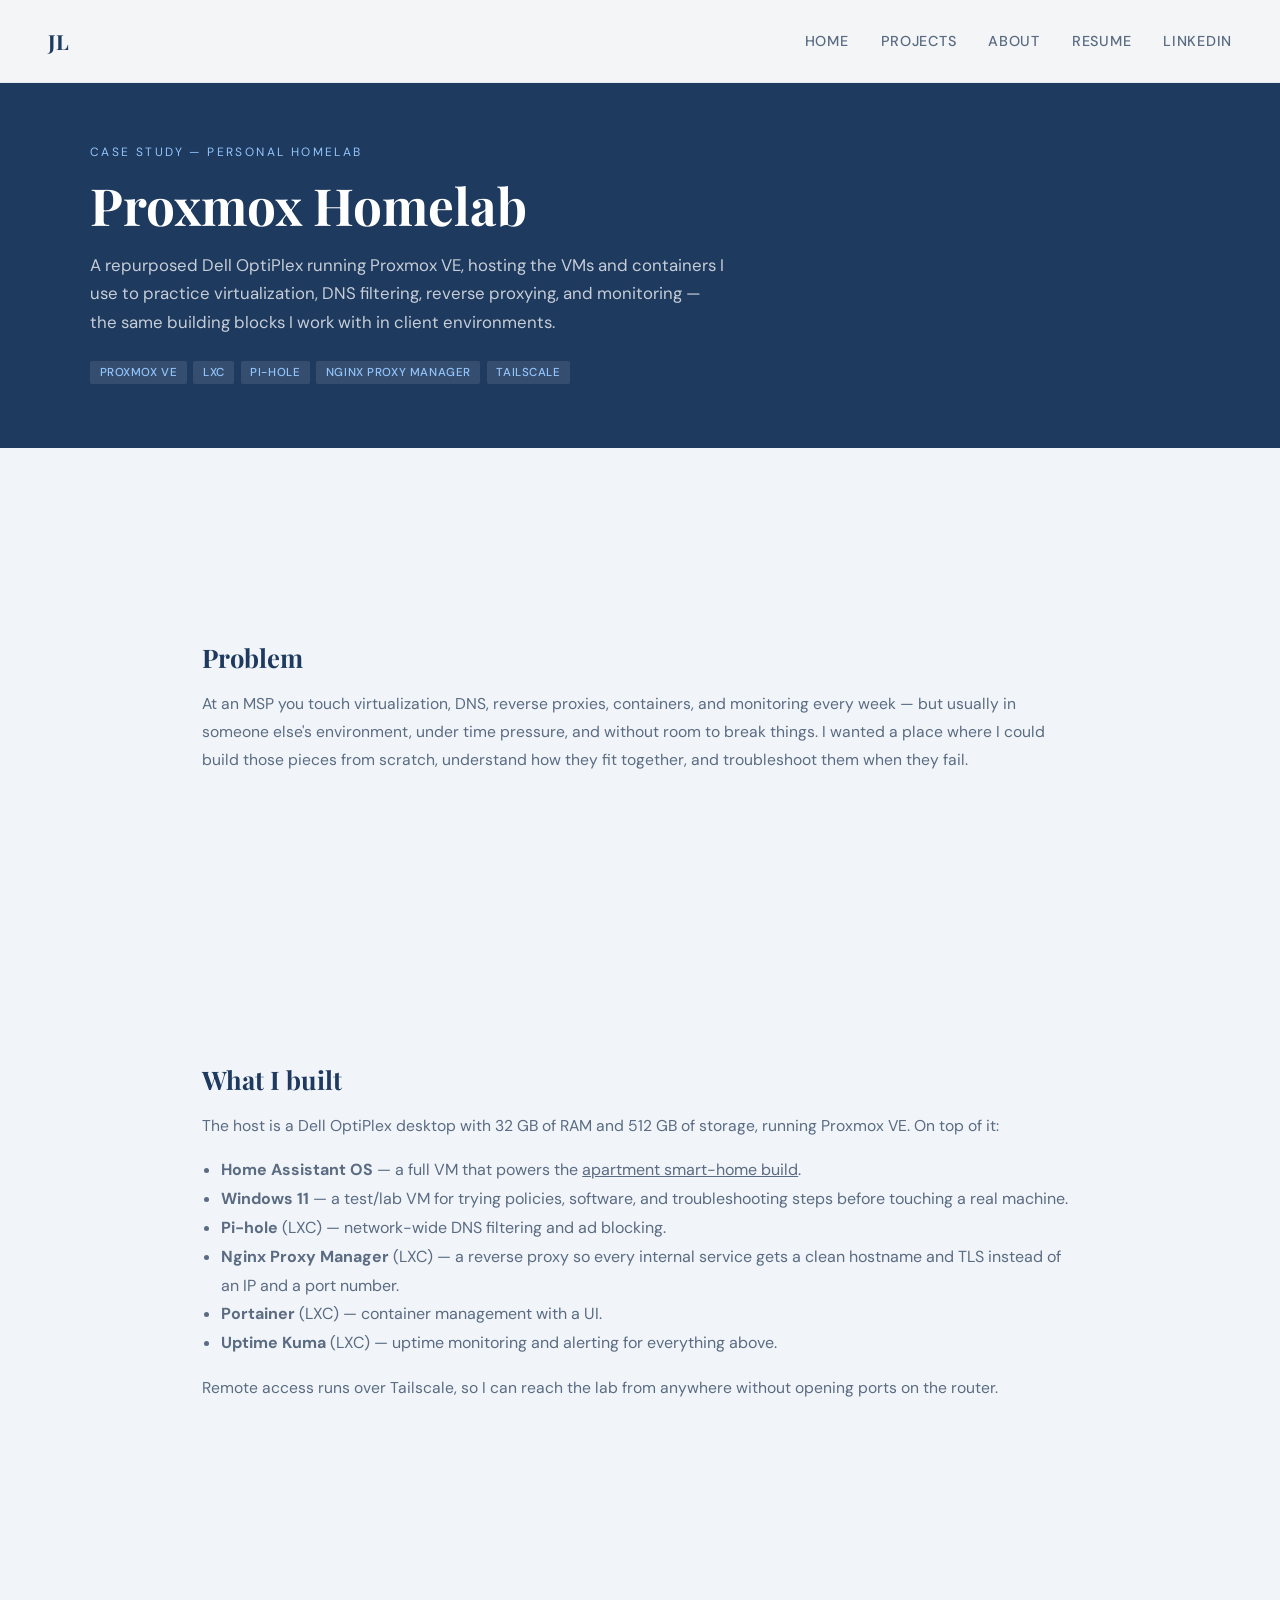
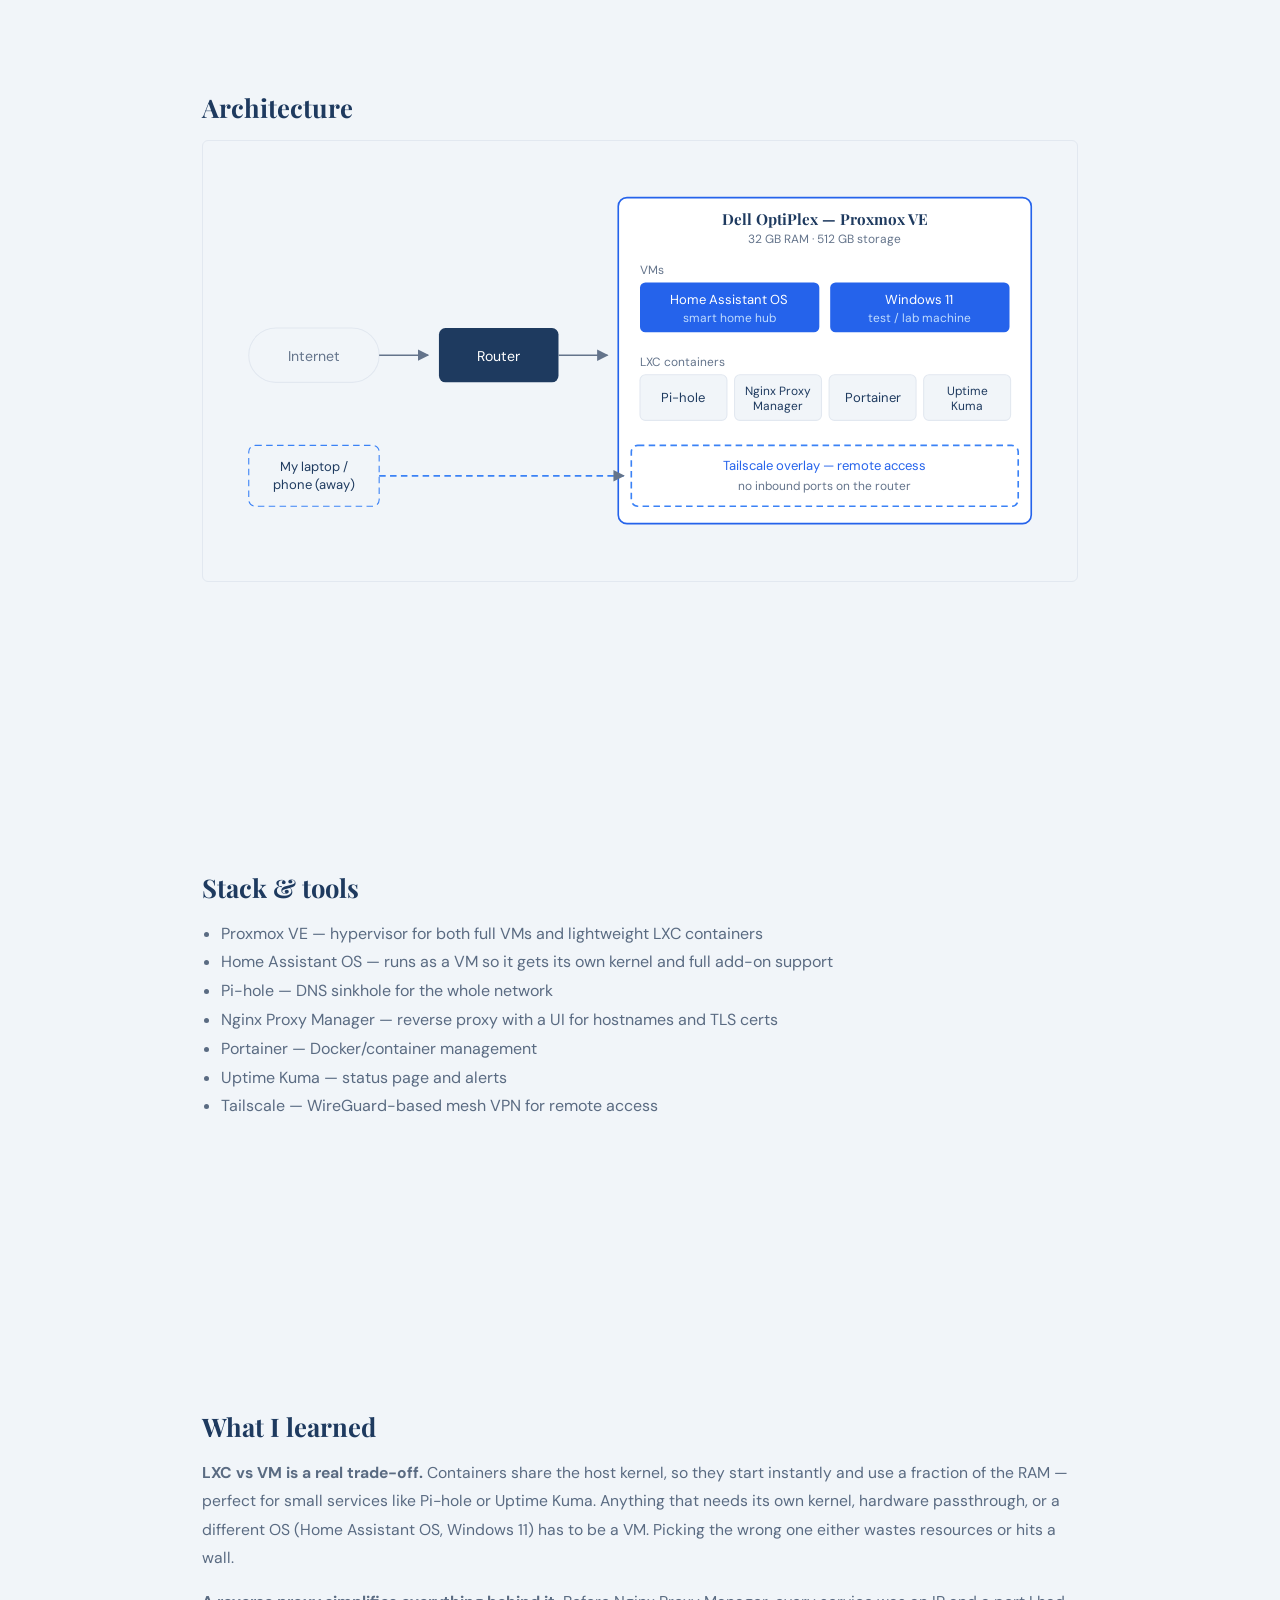
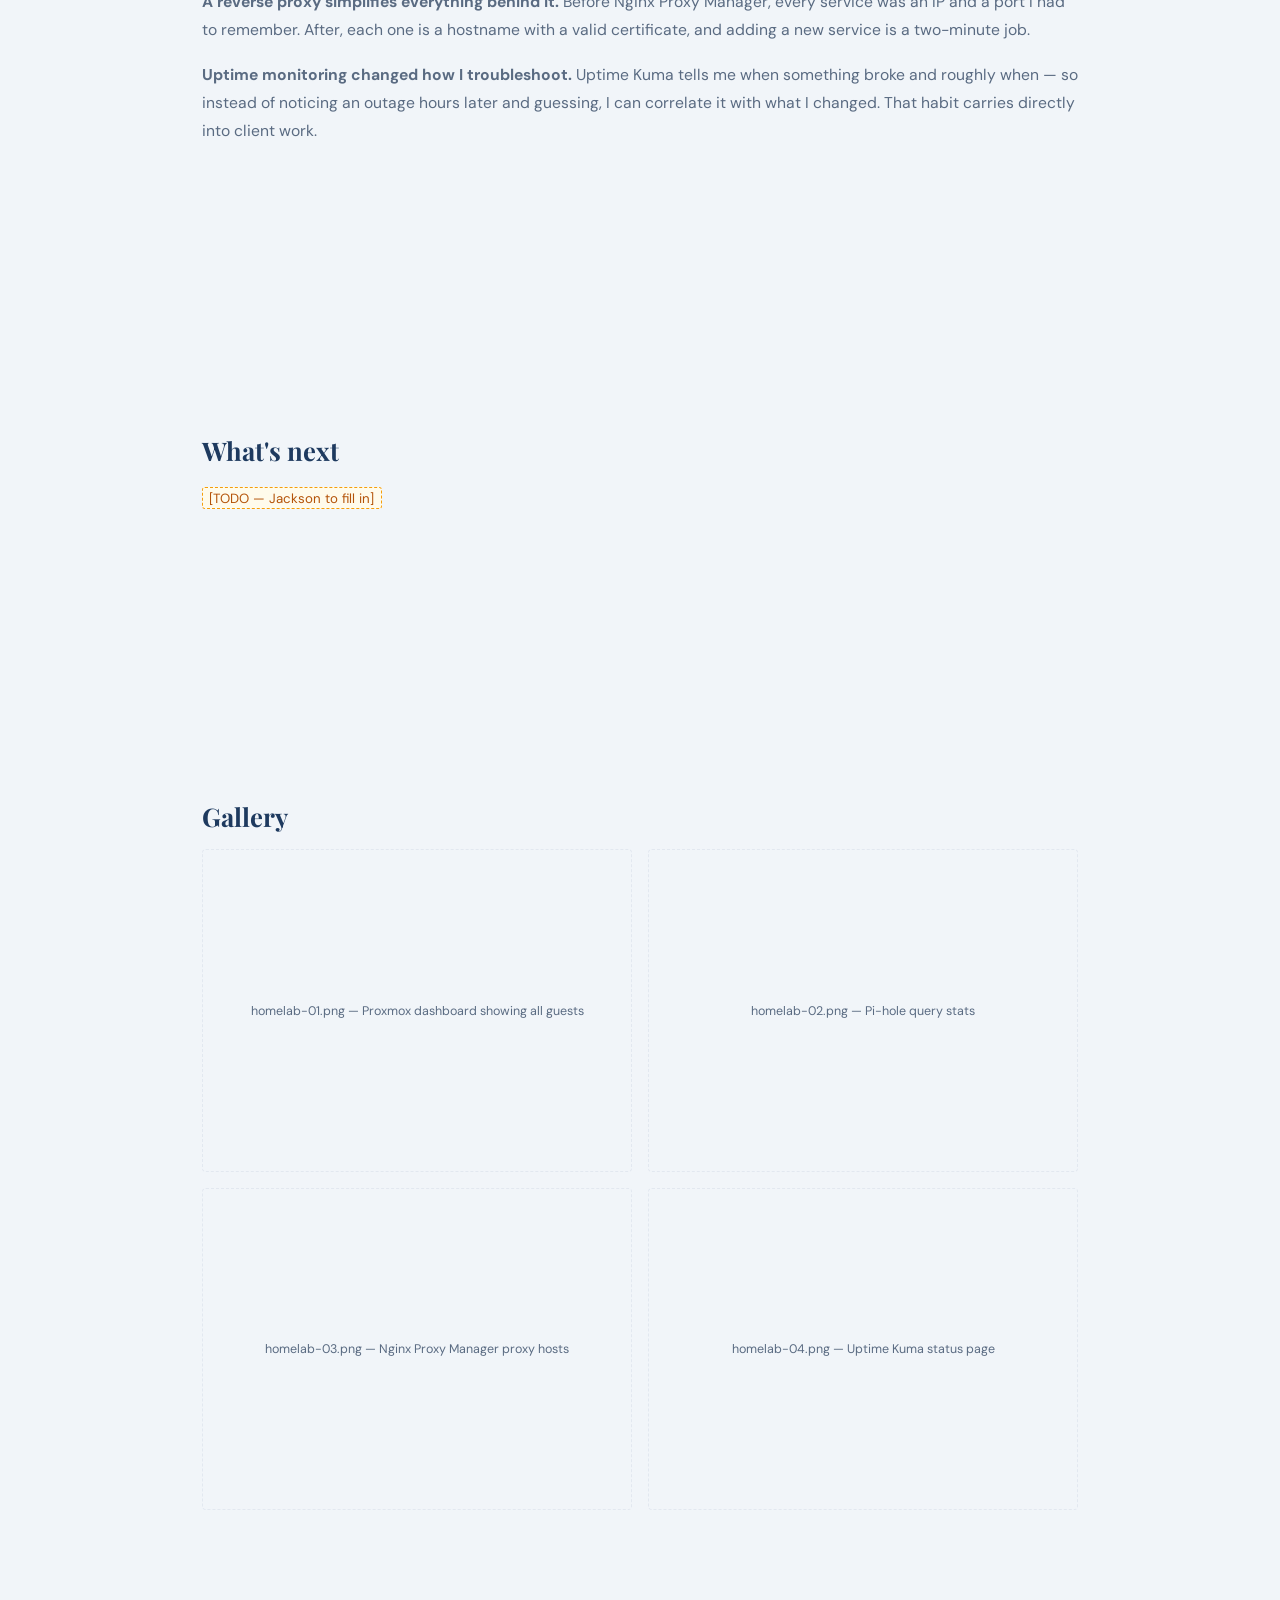
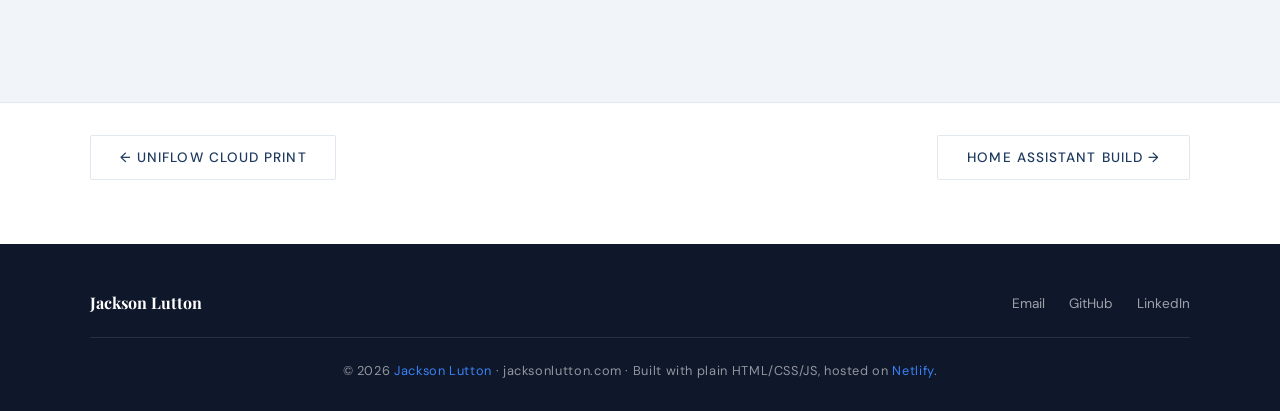
<file: projects/homelab.html>
<!DOCTYPE html>
<html lang="en">
<head>
  <meta charset="UTF-8" />
  <meta name="viewport" content="width=device-width, initial-scale=1.0"/>
  <title>Proxmox Homelab — Jackson Lutton</title>
  <meta name="description" content="A Dell OptiPlex running Proxmox VE with a Home Assistant VM, a Windows 11 lab VM, and LXC containers for Pi-hole, Nginx Proxy Manager, Portainer, and Uptime Kuma, reachable over Tailscale."/>
  <link rel="icon" type="image/svg+xml" href="/assets/favicon.svg">
  <link rel="apple-touch-icon" href="/apple-touch-icon.png">
  <meta property="og:title" content="Proxmox Homelab — Jackson Lutton"/>
  <meta property="og:description" content="Virtualization, DNS filtering, reverse proxying, and monitoring on a Proxmox homelab."/>
  <meta property="og:type" content="article"/>
  <link href="https://fonts.googleapis.com/css2?family=Playfair+Display:wght@400;700;900&family=DM+Sans:wght@300;400;500&display=swap" rel="stylesheet"/>
  <link rel="stylesheet" href="/css/styles.css">
</head>
<body>
  <a href="#main" class="skip-link">Skip to content</a>

  <nav class="site-nav">
    <div class="nav-inner">
      <a href="/index.html" class="nav-logo">JL</a>
      <button class="nav-toggle" id="nav-toggle" aria-label="Toggle navigation" aria-expanded="false">
        <span></span><span></span><span></span>
      </button>
      <ul class="nav-links" id="nav-links">
        <li><a href="/index.html">Home</a></li>
        <li><a href="/projects/index.html">Projects</a></li>
        <li><a href="/about.html">About</a></li>
        <li><a href="/assets/resume/Lutton-Resume.pdf" download>Resume</a></li>
        <li><a href="https://www.linkedin.com/in/jackson-lutton" target="_blank" rel="noopener">LinkedIn</a></li>
      </ul>
    </div>
  </nav>

  <main id="main">
    <header class="case-hero">
      <p class="case-hero-eyebrow">Case Study — Personal Homelab</p>
      <h1>Proxmox Homelab</h1>
      <p class="case-hero-summary">A repurposed Dell OptiPlex running Proxmox VE, hosting the VMs and containers I use to practice virtualization, DNS filtering, reverse proxying, and monitoring — the same building blocks I work with in client environments.</p>
      <div class="project-tags">
        <span class="project-tag">Proxmox VE</span>
        <span class="project-tag">LXC</span>
        <span class="project-tag">Pi-hole</span>
        <span class="project-tag">Nginx Proxy Manager</span>
        <span class="project-tag">Tailscale</span>
      </div>
    </header>

    <div class="case-body">
      <section class="case-section">
        <h2>Problem</h2>
        <p>At an MSP you touch virtualization, DNS, reverse proxies, containers, and monitoring every week — but usually in someone else's environment, under time pressure, and without room to break things. I wanted a place where I could build those pieces from scratch, understand how they fit together, and troubleshoot them when they fail.</p>
      </section>

      <section class="case-section">
        <h2>What I built</h2>
        <p>The host is a Dell OptiPlex desktop with 32 GB of RAM and 512 GB of storage, running Proxmox VE. On top of it:</p>
        <ul>
          <li><strong>Home Assistant OS</strong> — a full VM that powers the <a href="/projects/home-assistant.html">apartment smart-home build</a>.</li>
          <li><strong>Windows 11</strong> — a test/lab VM for trying policies, software, and troubleshooting steps before touching a real machine.</li>
          <li><strong>Pi-hole</strong> (LXC) — network-wide DNS filtering and ad blocking.</li>
          <li><strong>Nginx Proxy Manager</strong> (LXC) — a reverse proxy so every internal service gets a clean hostname and TLS instead of an IP and a port number.</li>
          <li><strong>Portainer</strong> (LXC) — container management with a UI.</li>
          <li><strong>Uptime Kuma</strong> (LXC) — uptime monitoring and alerting for everything above.</li>
        </ul>
        <p>Remote access runs over Tailscale, so I can reach the lab from anywhere without opening ports on the router.</p>
      </section>

      <section class="case-section">
        <h2>Architecture</h2>
        <div class="case-diagram">
          <svg viewBox="0 0 760 360" xmlns="http://www.w3.org/2000/svg" role="img" aria-label="Diagram: Internet connects to the router, which connects to the OptiPlex running Proxmox. Inside Proxmox are the Home Assistant VM, Windows 11 VM, and LXC containers for Pi-hole, Nginx Proxy Manager, Portainer, and Uptime Kuma. A dashed Tailscale overlay provides remote access.">
            <defs>
              <marker id="arrow-hl" viewBox="0 0 10 10" refX="9" refY="5" markerWidth="7" markerHeight="7" orient="auto-start-reverse">
                <path d="M0 0L10 5L0 10z" fill="#64748b"/>
              </marker>
            </defs>

            <!-- Internet -->
            <rect x="20" y="150" width="120" height="50" rx="25" fill="#f1f5f9" stroke="#e2e8f0"/>
            <text x="80" y="180" font-family="DM Sans, sans-serif" font-size="13" fill="#64748b" text-anchor="middle">Internet</text>

            <line x1="140" y1="175" x2="185" y2="175" stroke="#64748b" stroke-width="1.5" marker-end="url(#arrow-hl)"/>

            <!-- Router -->
            <rect x="195" y="150" width="110" height="50" rx="6" fill="#1e3a5f"/>
            <text x="250" y="180" font-family="DM Sans, sans-serif" font-size="13" fill="#ffffff" text-anchor="middle">Router</text>

            <line x1="305" y1="175" x2="350" y2="175" stroke="#64748b" stroke-width="1.5" marker-end="url(#arrow-hl)"/>

            <!-- Proxmox host -->
            <rect x="360" y="30" width="380" height="300" rx="8" fill="#ffffff" stroke="#2563eb" stroke-width="1.5"/>
            <text x="550" y="55" font-family="Playfair Display, serif" font-size="14" font-weight="700" fill="#1e3a5f" text-anchor="middle">Dell OptiPlex — Proxmox VE</text>
            <text x="550" y="72" font-family="DM Sans, sans-serif" font-size="11" fill="#64748b" text-anchor="middle">32 GB RAM · 512 GB storage</text>

            <!-- VMs row -->
            <text x="380" y="100" font-family="DM Sans, sans-serif" font-size="11" fill="#64748b">VMs</text>
            <rect x="380" y="108" width="165" height="46" rx="5" fill="#2563eb"/>
            <text x="462" y="128" font-family="DM Sans, sans-serif" font-size="12" fill="#ffffff" text-anchor="middle">Home Assistant OS</text>
            <text x="462" y="144" font-family="DM Sans, sans-serif" font-size="11" fill="#bfdbfe" text-anchor="middle">smart home hub</text>

            <rect x="555" y="108" width="165" height="46" rx="5" fill="#2563eb"/>
            <text x="637" y="128" font-family="DM Sans, sans-serif" font-size="12" fill="#ffffff" text-anchor="middle">Windows 11</text>
            <text x="637" y="144" font-family="DM Sans, sans-serif" font-size="11" fill="#bfdbfe" text-anchor="middle">test / lab machine</text>

            <!-- LXC row -->
            <text x="380" y="185" font-family="DM Sans, sans-serif" font-size="11" fill="#64748b">LXC containers</text>
            <rect x="380" y="193" width="80" height="42" rx="5" fill="#f1f5f9" stroke="#e2e8f0"/>
            <text x="420" y="218" font-family="DM Sans, sans-serif" font-size="12" fill="#1e3a5f" text-anchor="middle">Pi-hole</text>

            <rect x="467" y="193" width="80" height="42" rx="5" fill="#f1f5f9" stroke="#e2e8f0"/>
            <text x="507" y="212" font-family="DM Sans, sans-serif" font-size="11" fill="#1e3a5f" text-anchor="middle">Nginx Proxy</text>
            <text x="507" y="225" font-family="DM Sans, sans-serif" font-size="11" fill="#1e3a5f" text-anchor="middle">Manager</text>

            <rect x="554" y="193" width="80" height="42" rx="5" fill="#f1f5f9" stroke="#e2e8f0"/>
            <text x="594" y="218" font-family="DM Sans, sans-serif" font-size="12" fill="#1e3a5f" text-anchor="middle">Portainer</text>

            <rect x="641" y="193" width="80" height="42" rx="5" fill="#f1f5f9" stroke="#e2e8f0"/>
            <text x="681" y="212" font-family="DM Sans, sans-serif" font-size="11" fill="#1e3a5f" text-anchor="middle">Uptime</text>
            <text x="681" y="225" font-family="DM Sans, sans-serif" font-size="11" fill="#1e3a5f" text-anchor="middle">Kuma</text>

            <!-- Tailscale overlay -->
            <rect x="372" y="258" width="356" height="56" rx="6" fill="none" stroke="#3b82f6" stroke-width="1.5" stroke-dasharray="6 4"/>
            <text x="550" y="281" font-family="DM Sans, sans-serif" font-size="12" fill="#2563eb" text-anchor="middle">Tailscale overlay — remote access</text>
            <text x="550" y="299" font-family="DM Sans, sans-serif" font-size="11" fill="#64748b" text-anchor="middle">no inbound ports on the router</text>

            <!-- Remote device -->
            <rect x="20" y="258" width="120" height="56" rx="6" fill="#f1f5f9" stroke="#3b82f6" stroke-dasharray="6 4"/>
            <text x="80" y="282" font-family="DM Sans, sans-serif" font-size="12" fill="#1e3a5f" text-anchor="middle">My laptop /</text>
            <text x="80" y="298" font-family="DM Sans, sans-serif" font-size="12" fill="#1e3a5f" text-anchor="middle">phone (away)</text>
            <line x1="140" y1="286" x2="365" y2="286" stroke="#3b82f6" stroke-width="1.5" stroke-dasharray="6 4" marker-end="url(#arrow-hl)"/>
          </svg>
        </div>
      </section>

      <section class="case-section">
        <h2>Stack &amp; tools</h2>
        <ul>
          <li>Proxmox VE — hypervisor for both full VMs and lightweight LXC containers</li>
          <li>Home Assistant OS — runs as a VM so it gets its own kernel and full add-on support</li>
          <li>Pi-hole — DNS sinkhole for the whole network</li>
          <li>Nginx Proxy Manager — reverse proxy with a UI for hostnames and TLS certs</li>
          <li>Portainer — Docker/container management</li>
          <li>Uptime Kuma — status page and alerts</li>
          <li>Tailscale — WireGuard-based mesh VPN for remote access</li>
        </ul>
      </section>

      <section class="case-section">
        <h2>What I learned</h2>
        <p><strong>LXC vs VM is a real trade-off.</strong> Containers share the host kernel, so they start instantly and use a fraction of the RAM — perfect for small services like Pi-hole or Uptime Kuma. Anything that needs its own kernel, hardware passthrough, or a different OS (Home Assistant OS, Windows 11) has to be a VM. Picking the wrong one either wastes resources or hits a wall.</p>
        <p><strong>A reverse proxy simplifies everything behind it.</strong> Before Nginx Proxy Manager, every service was an IP and a port I had to remember. After, each one is a hostname with a valid certificate, and adding a new service is a two-minute job.</p>
        <p><strong>Uptime monitoring changed how I troubleshoot.</strong> Uptime Kuma tells me when something broke and roughly when — so instead of noticing an outage hours later and guessing, I can correlate it with what I changed. That habit carries directly into client work.</p>
      </section>

      <section class="case-section">
        <h2>What's next</h2>
        <p><span class="todo">[TODO — Jackson to fill in]</span></p>
      </section>

      <section class="case-section">
        <h2>Gallery</h2>
        <div class="case-gallery">
          <div class="case-gallery-item">homelab-01.png — Proxmox dashboard showing all guests</div>
          <div class="case-gallery-item">homelab-02.png — Pi-hole query stats</div>
          <div class="case-gallery-item">homelab-03.png — Nginx Proxy Manager proxy hosts</div>
          <div class="case-gallery-item">homelab-04.png — Uptime Kuma status page</div>
        </div>
      </section>
    </div>
  </main>

  <nav class="case-nav">
    <a href="/projects/uniflow-print-migration.html" class="btn btn-outline-dark">&larr; Uniflow Cloud Print</a>
    <a href="/projects/home-assistant.html" class="btn btn-outline-dark">Home Assistant Build &rarr;</a>
  </nav>

  <footer class="site-footer">
    <div class="footer-inner">
      <div class="footer-name">Jackson Lutton</div>
      <ul class="footer-links">
        <li><a href="mailto:luttonjackson@gmail.com">Email</a></li>
        <li><a href="https://github.com/jlutton12" target="_blank" rel="noopener">GitHub</a></li>
        <li><a href="https://www.linkedin.com/in/jackson-lutton" target="_blank" rel="noopener">LinkedIn</a></li>
      </ul>
    </div>
    <div class="footer-bottom">
      <p>&copy; 2026 <span>Jackson Lutton</span> &middot; jacksonlutton.com &middot; Built with plain HTML/CSS/JS, hosted on <span>Netlify</span>.</p>
    </div>
  </footer>

  <script src="/js/main.js"></script>
</body>
</html>
</file>
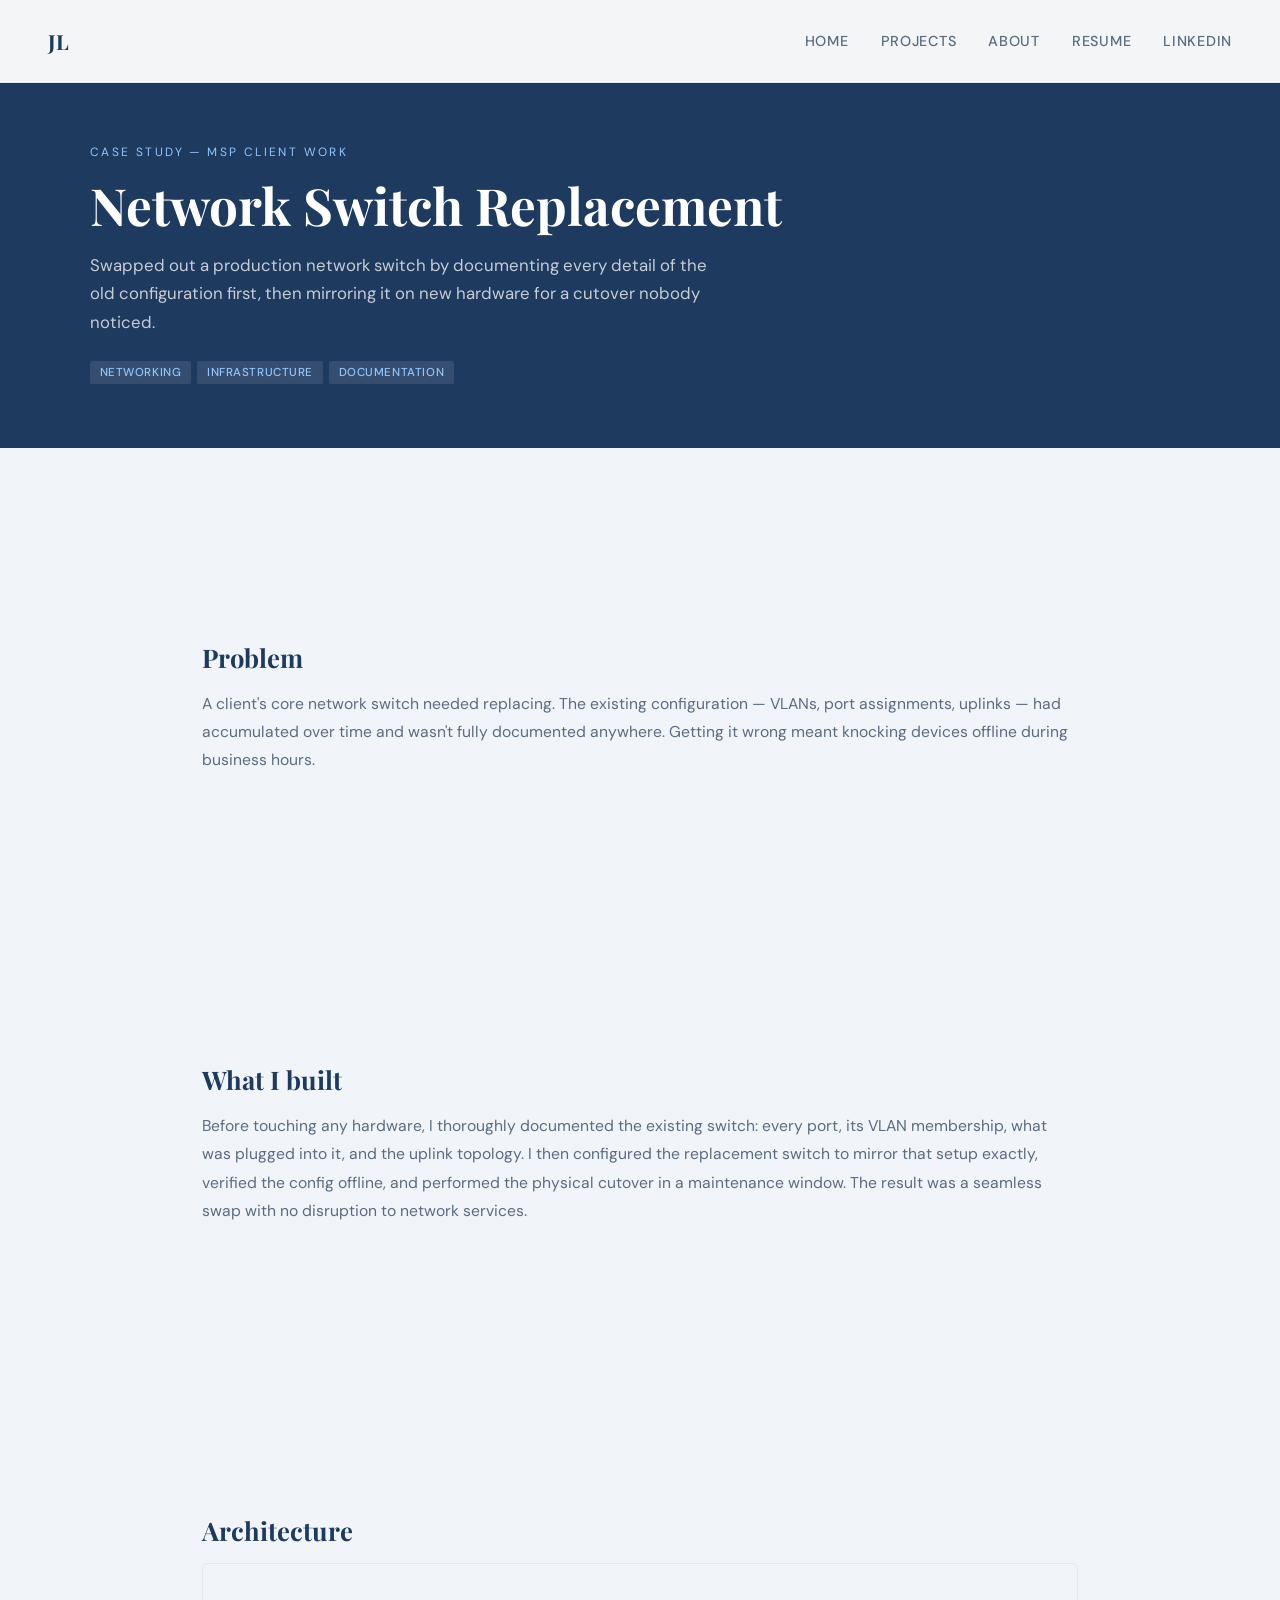
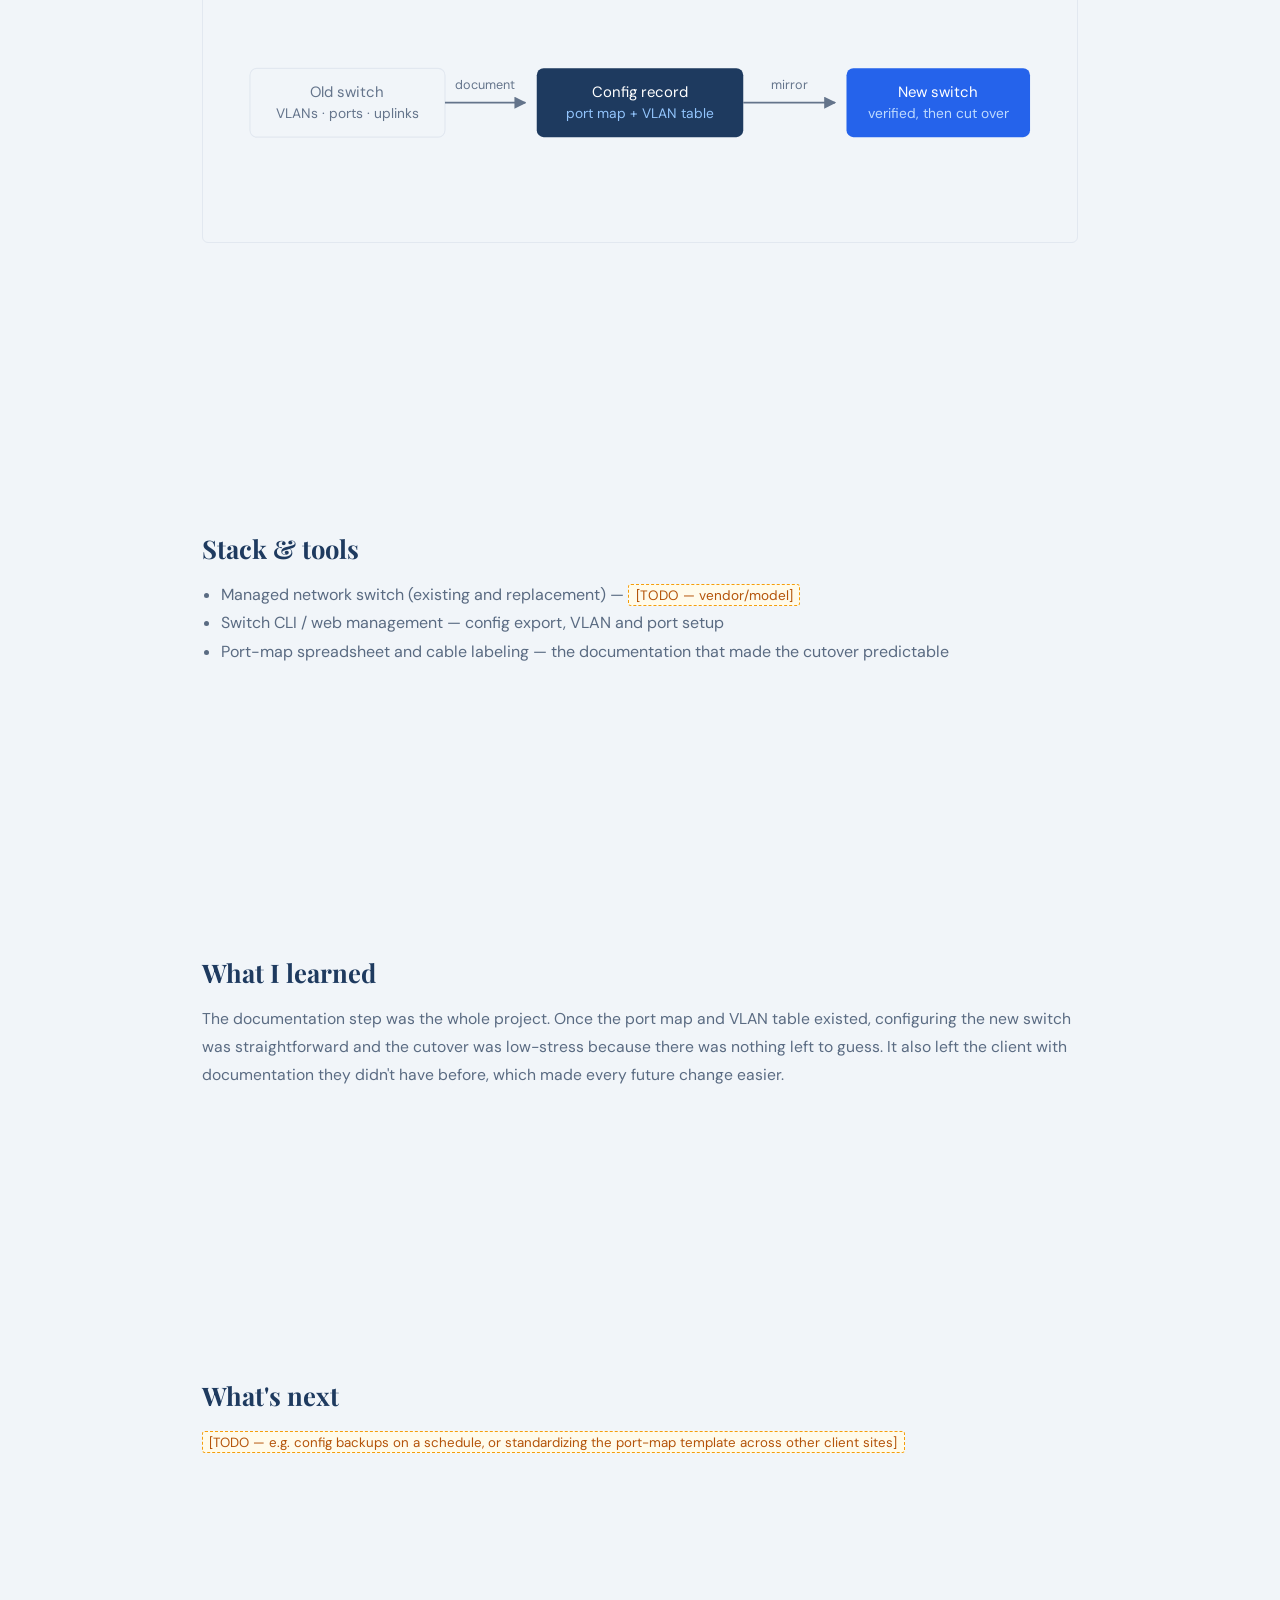
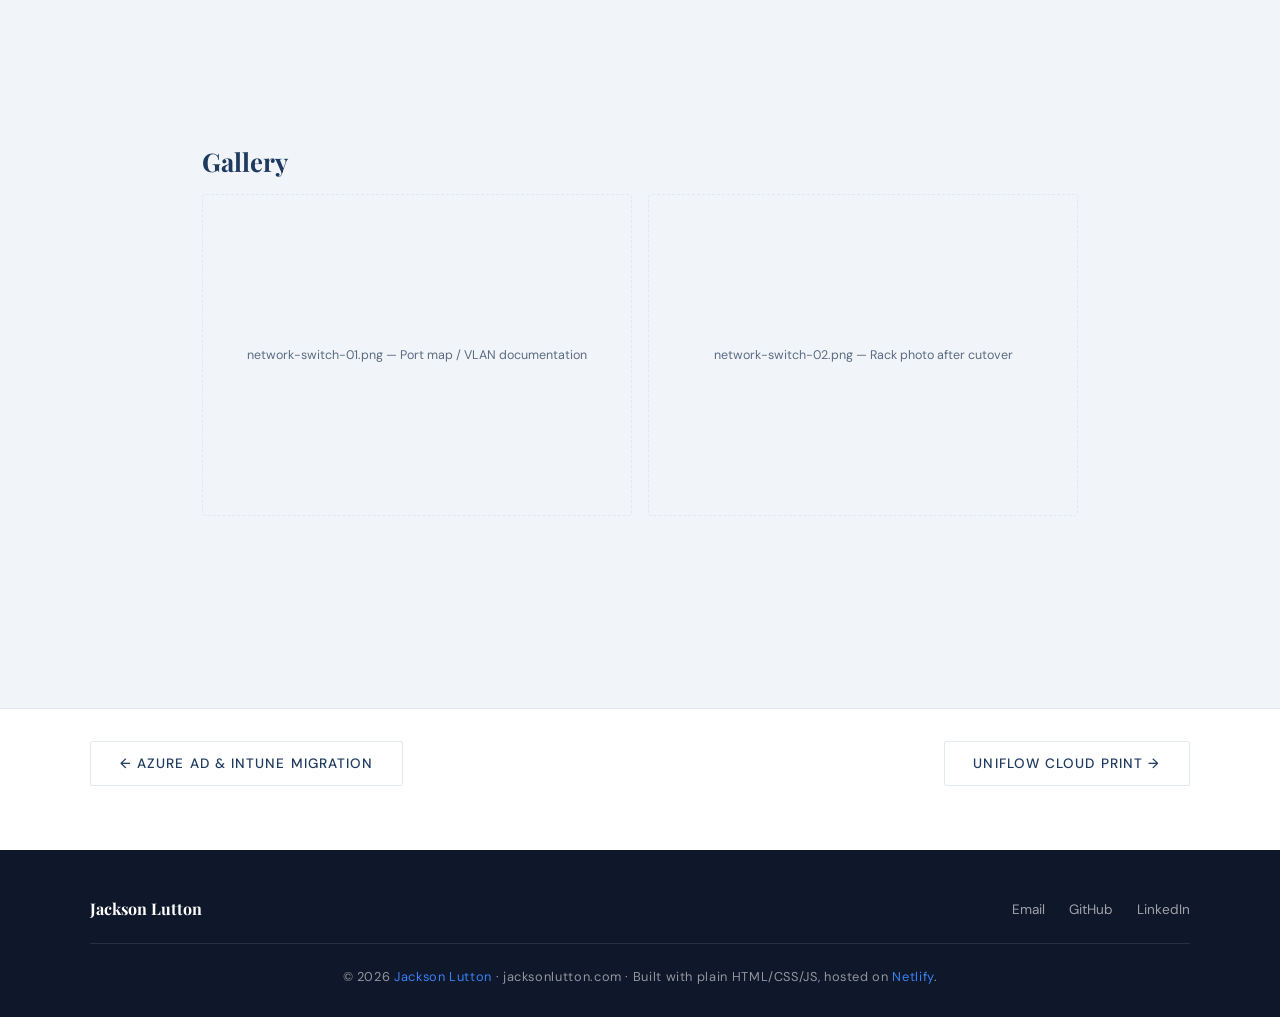
<file: projects/network-switch-replacement.html>
<!DOCTYPE html>
<html lang="en">
<head>
  <meta charset="UTF-8" />
  <meta name="viewport" content="width=device-width, initial-scale=1.0"/>
  <title>Network Switch Replacement — Jackson Lutton</title>
  <meta name="description" content="Replacing a production network switch by documenting the existing configuration, mirroring it on new hardware, and cutting over with no service disruption."/>
  <link rel="icon" type="image/svg+xml" href="/assets/favicon.svg">
  <link rel="apple-touch-icon" href="/apple-touch-icon.png">
  <meta property="og:title" content="Network Switch Replacement — Jackson Lutton"/>
  <meta property="og:description" content="Documenting, mirroring, and cutting over a production network switch with zero disruption."/>
  <meta property="og:type" content="article"/>
  <link href="https://fonts.googleapis.com/css2?family=Playfair+Display:wght@400;700;900&family=DM+Sans:wght@300;400;500&display=swap" rel="stylesheet"/>
  <link rel="stylesheet" href="/css/styles.css">
</head>
<body>
  <a href="#main" class="skip-link">Skip to content</a>

  <nav class="site-nav">
    <div class="nav-inner">
      <a href="/index.html" class="nav-logo">JL</a>
      <button class="nav-toggle" id="nav-toggle" aria-label="Toggle navigation" aria-expanded="false">
        <span></span><span></span><span></span>
      </button>
      <ul class="nav-links" id="nav-links">
        <li><a href="/index.html">Home</a></li>
        <li><a href="/projects/index.html">Projects</a></li>
        <li><a href="/about.html">About</a></li>
        <li><a href="/assets/resume/Lutton-Resume.pdf" download>Resume</a></li>
        <li><a href="https://www.linkedin.com/in/jackson-lutton" target="_blank" rel="noopener">LinkedIn</a></li>
      </ul>
    </div>
  </nav>

  <main id="main">
    <header class="case-hero">
      <p class="case-hero-eyebrow">Case Study — MSP Client Work</p>
      <h1>Network Switch Replacement</h1>
      <p class="case-hero-summary">Swapped out a production network switch by documenting every detail of the old configuration first, then mirroring it on new hardware for a cutover nobody noticed.</p>
      <div class="project-tags">
        <span class="project-tag">Networking</span>
        <span class="project-tag">Infrastructure</span>
        <span class="project-tag">Documentation</span>
      </div>
    </header>

    <div class="case-body">
      <section class="case-section">
        <h2>Problem</h2>
        <p>A client's core network switch needed replacing. The existing configuration — VLANs, port assignments, uplinks — had accumulated over time and wasn't fully documented anywhere. Getting it wrong meant knocking devices offline during business hours.</p>
      </section>

      <section class="case-section">
        <h2>What I built</h2>
        <p>Before touching any hardware, I thoroughly documented the existing switch: every port, its VLAN membership, what was plugged into it, and the uplink topology. I then configured the replacement switch to mirror that setup exactly, verified the config offline, and performed the physical cutover in a maintenance window. The result was a seamless swap with no disruption to network services.</p>
      </section>

      <section class="case-section">
        <h2>Architecture</h2>
        <div class="case-diagram">
          <svg viewBox="0 0 720 200" xmlns="http://www.w3.org/2000/svg" role="img" aria-label="Diagram: the old switch's configuration is documented, mirrored onto a new switch, and then cut over.">
            <defs>
              <marker id="arrow-nsr" viewBox="0 0 10 10" refX="9" refY="5" markerWidth="7" markerHeight="7" orient="auto-start-reverse">
                <path d="M0 0L10 5L0 10z" fill="#64748b"/>
              </marker>
            </defs>
            <rect x="20" y="70" width="170" height="60" rx="6" fill="#f1f5f9" stroke="#e2e8f0"/>
            <text x="105" y="95" font-family="DM Sans, sans-serif" font-size="13" fill="#64748b" text-anchor="middle">Old switch</text>
            <text x="105" y="113" font-family="DM Sans, sans-serif" font-size="12" fill="#64748b" text-anchor="middle">VLANs · ports · uplinks</text>

            <line x1="190" y1="100" x2="260" y2="100" stroke="#64748b" stroke-width="1.5" marker-end="url(#arrow-nsr)"/>
            <text x="225" y="88" font-family="DM Sans, sans-serif" font-size="11" fill="#64748b" text-anchor="middle">document</text>

            <rect x="270" y="70" width="180" height="60" rx="6" fill="#1e3a5f"/>
            <text x="360" y="95" font-family="DM Sans, sans-serif" font-size="13" fill="#ffffff" text-anchor="middle">Config record</text>
            <text x="360" y="113" font-family="DM Sans, sans-serif" font-size="12" fill="#93c5fd" text-anchor="middle">port map + VLAN table</text>

            <line x1="450" y1="100" x2="530" y2="100" stroke="#64748b" stroke-width="1.5" marker-end="url(#arrow-nsr)"/>
            <text x="490" y="88" font-family="DM Sans, sans-serif" font-size="11" fill="#64748b" text-anchor="middle">mirror</text>

            <rect x="540" y="70" width="160" height="60" rx="6" fill="#2563eb"/>
            <text x="620" y="95" font-family="DM Sans, sans-serif" font-size="13" fill="#ffffff" text-anchor="middle">New switch</text>
            <text x="620" y="113" font-family="DM Sans, sans-serif" font-size="12" fill="#bfdbfe" text-anchor="middle">verified, then cut over</text>
          </svg>
        </div>
      </section>

      <section class="case-section">
        <h2>Stack &amp; tools</h2>
        <ul>
          <li>Managed network switch (existing and replacement) — <span class="todo">[TODO — vendor/model]</span></li>
          <li>Switch CLI / web management — config export, VLAN and port setup</li>
          <li>Port-map spreadsheet and cable labeling — the documentation that made the cutover predictable</li>
        </ul>
      </section>

      <section class="case-section">
        <h2>What I learned</h2>
        <p>The documentation step was the whole project. Once the port map and VLAN table existed, configuring the new switch was straightforward and the cutover was low-stress because there was nothing left to guess. It also left the client with documentation they didn't have before, which made every future change easier.</p>
      </section>

      <section class="case-section">
        <h2>What's next</h2>
        <p><span class="todo">[TODO — e.g. config backups on a schedule, or standardizing the port-map template across other client sites]</span></p>
      </section>

      <section class="case-section">
        <h2>Gallery</h2>
        <div class="case-gallery">
          <div class="case-gallery-item">network-switch-01.png — Port map / VLAN documentation</div>
          <div class="case-gallery-item">network-switch-02.png — Rack photo after cutover</div>
        </div>
      </section>
    </div>
  </main>

  <nav class="case-nav">
    <a href="/projects/azure-intune-migration.html" class="btn btn-outline-dark">&larr; Azure AD & Intune Migration</a>
    <a href="/projects/uniflow-print-migration.html" class="btn btn-outline-dark">Uniflow Cloud Print &rarr;</a>
  </nav>

  <footer class="site-footer">
    <div class="footer-inner">
      <div class="footer-name">Jackson Lutton</div>
      <ul class="footer-links">
        <li><a href="mailto:luttonjackson@gmail.com">Email</a></li>
        <li><a href="https://github.com/jlutton12" target="_blank" rel="noopener">GitHub</a></li>
        <li><a href="https://www.linkedin.com/in/jackson-lutton" target="_blank" rel="noopener">LinkedIn</a></li>
      </ul>
    </div>
    <div class="footer-bottom">
      <p>&copy; 2026 <span>Jackson Lutton</span> &middot; jacksonlutton.com &middot; Built with plain HTML/CSS/JS, hosted on <span>Netlify</span>.</p>
    </div>
  </footer>

  <script src="/js/main.js"></script>
</body>
</html>
</file>
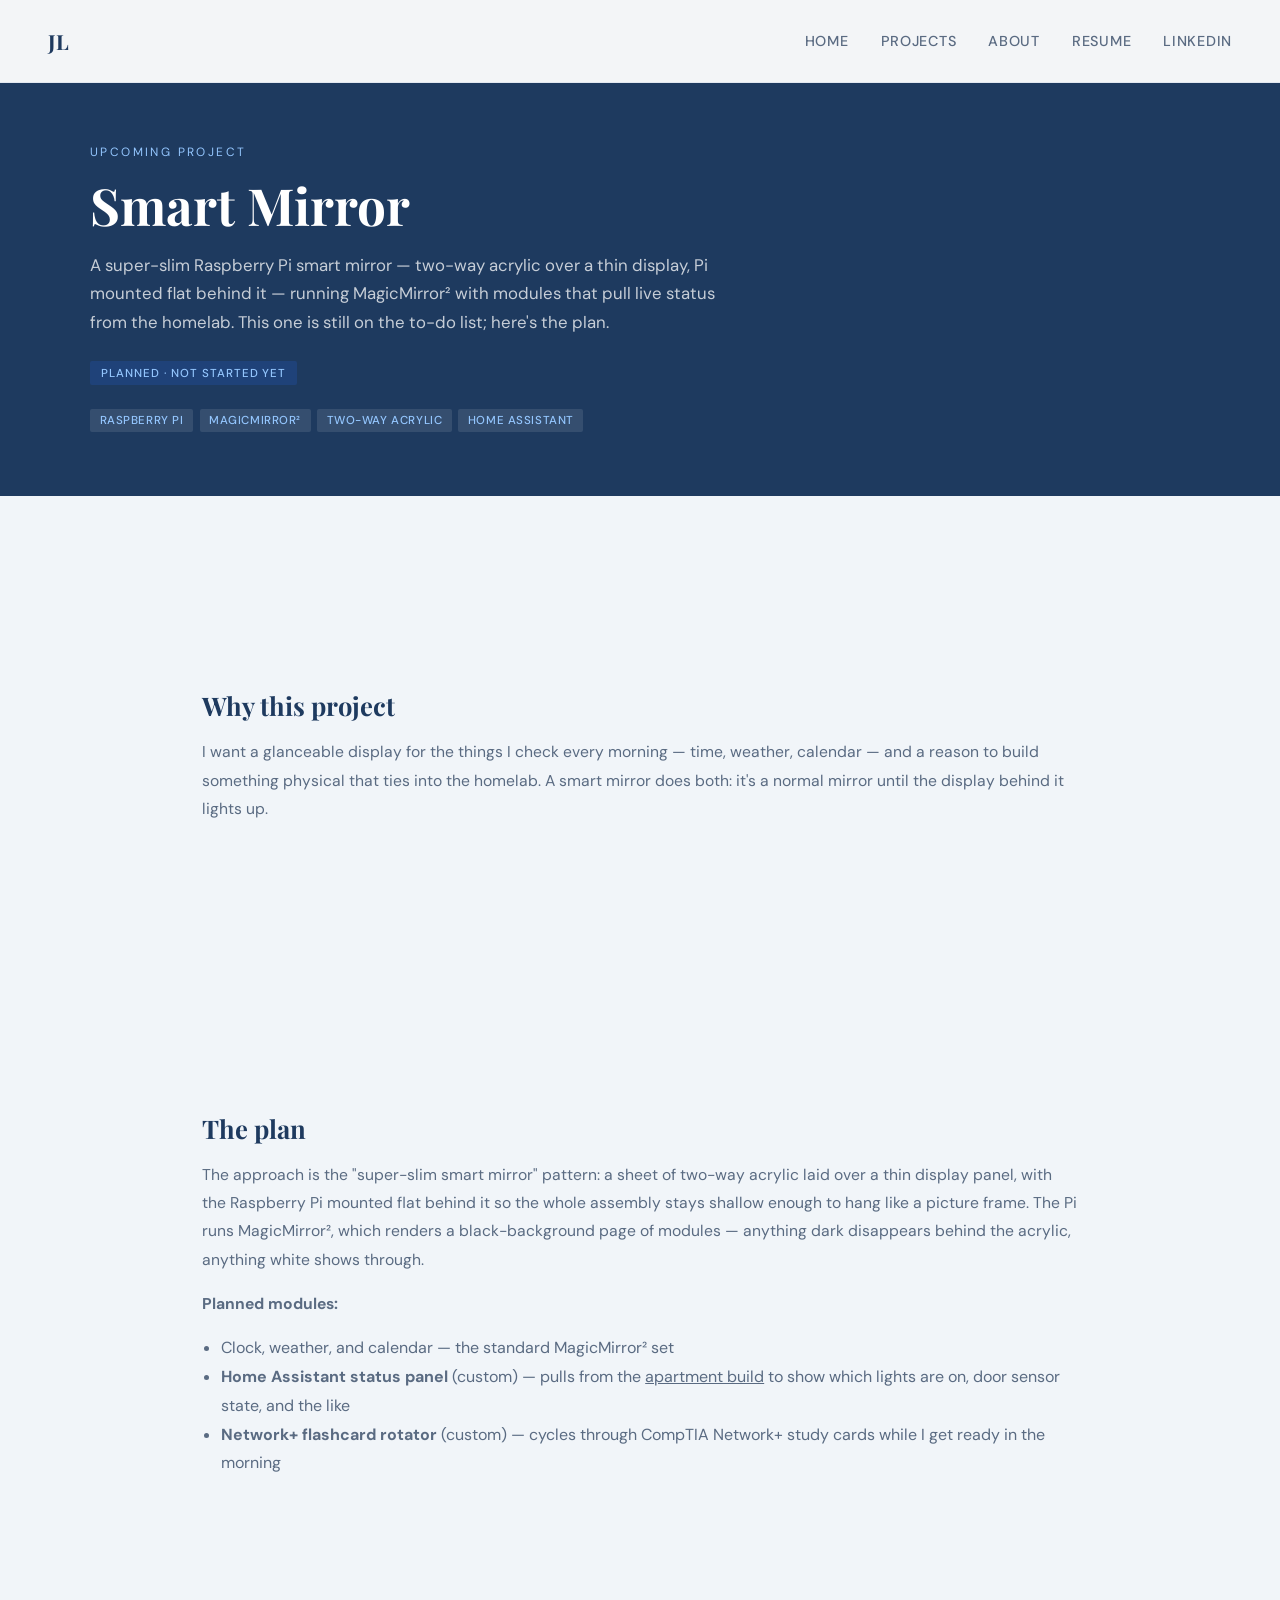
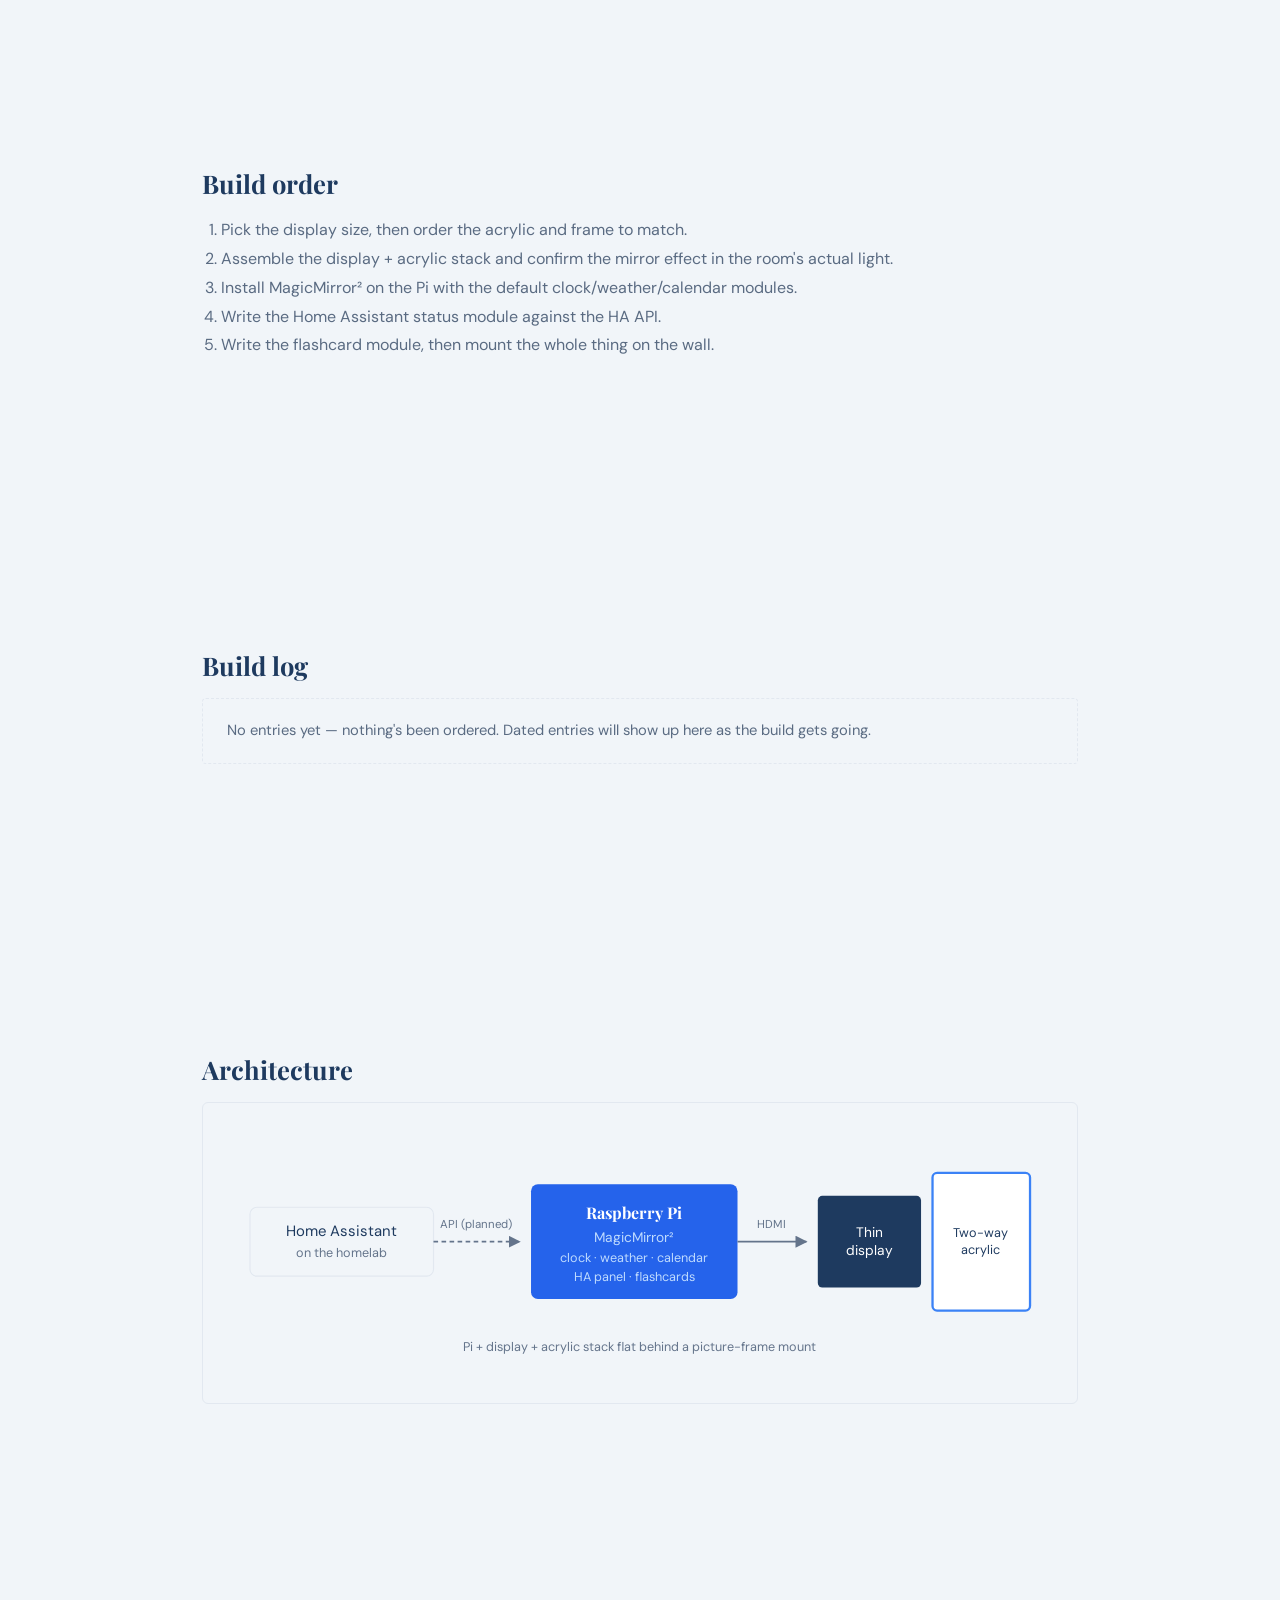
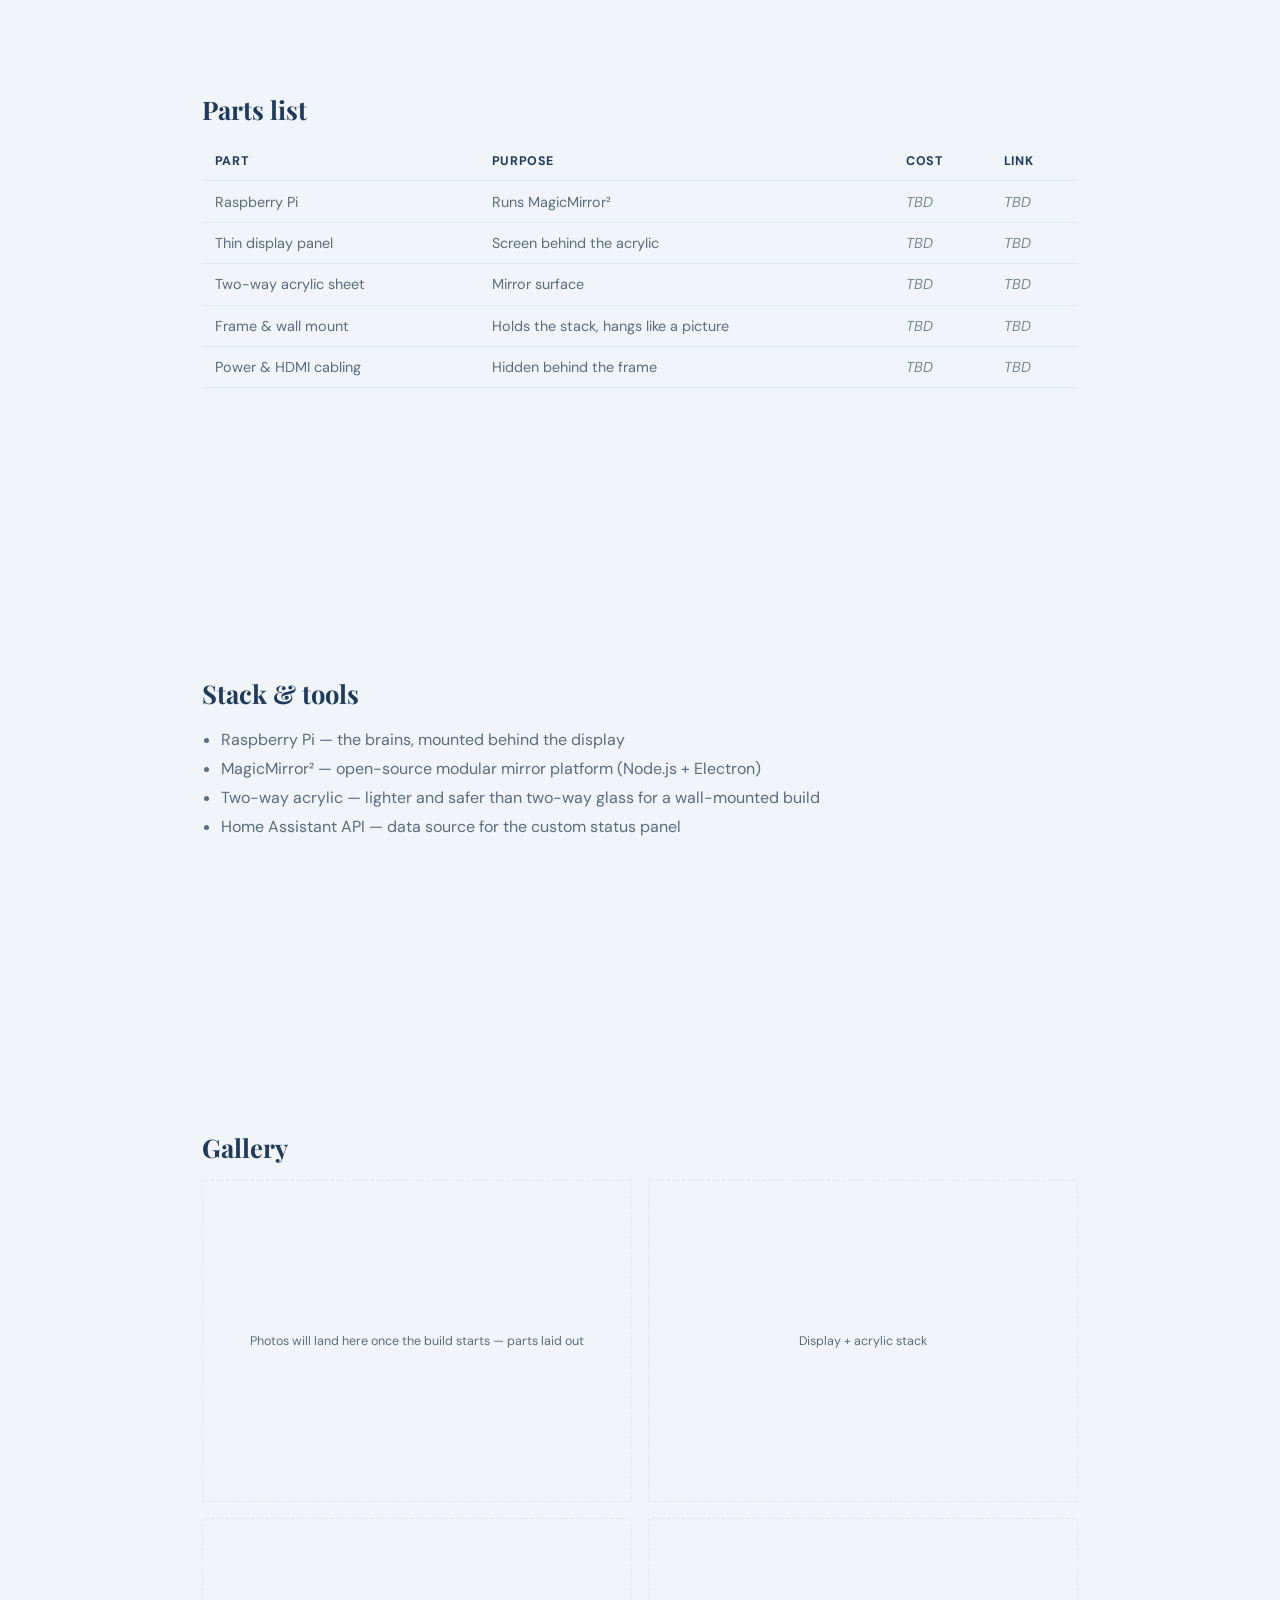
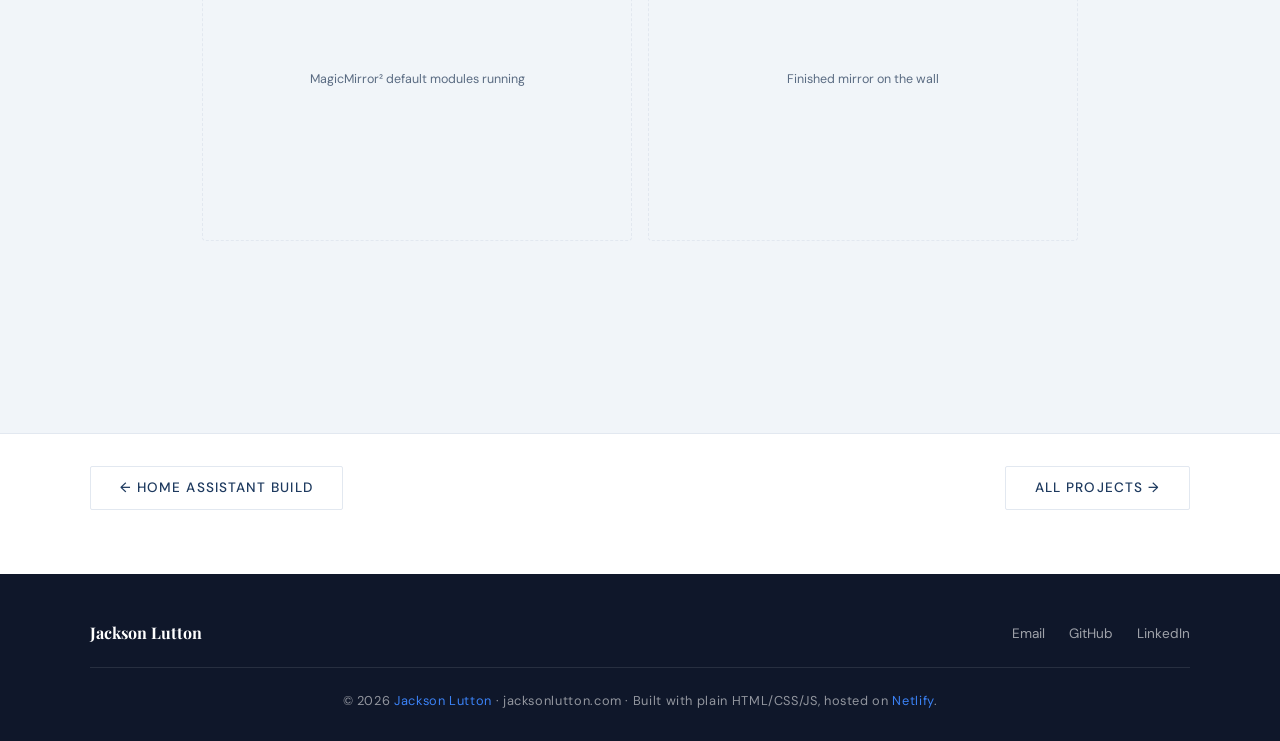
<file: projects/smart-mirror.html>
<!DOCTYPE html>
<html lang="en">
<head>
  <meta charset="UTF-8" />
  <meta name="viewport" content="width=device-width, initial-scale=1.0"/>
  <title>Smart Mirror (Planned) — Jackson Lutton</title>
  <meta name="description" content="A planned Raspberry Pi smart mirror: two-way acrylic over a slim display, running MagicMirror² with custom modules that pull live status from the homelab."/>
  <link rel="icon" type="image/svg+xml" href="/assets/favicon.svg">
  <link rel="apple-touch-icon" href="/apple-touch-icon.png">
  <meta property="og:title" content="Smart Mirror (Planned) — Jackson Lutton"/>
  <meta property="og:description" content="The plan for a super-slim Raspberry Pi smart mirror running MagicMirror²."/>
  <meta property="og:type" content="article"/>
  <link href="https://fonts.googleapis.com/css2?family=Playfair+Display:wght@400;700;900&family=DM+Sans:wght@300;400;500&display=swap" rel="stylesheet"/>
  <link rel="stylesheet" href="/css/styles.css">
</head>
<body>
  <a href="#main" class="skip-link">Skip to content</a>

  <nav class="site-nav">
    <div class="nav-inner">
      <a href="/index.html" class="nav-logo">JL</a>
      <button class="nav-toggle" id="nav-toggle" aria-label="Toggle navigation" aria-expanded="false">
        <span></span><span></span><span></span>
      </button>
      <ul class="nav-links" id="nav-links">
        <li><a href="/index.html">Home</a></li>
        <li><a href="/projects/index.html">Projects</a></li>
        <li><a href="/about.html">About</a></li>
        <li><a href="/assets/resume/Lutton-Resume.pdf" download>Resume</a></li>
        <li><a href="https://www.linkedin.com/in/jackson-lutton" target="_blank" rel="noopener">LinkedIn</a></li>
      </ul>
    </div>
  </nav>

  <main id="main">
    <header class="case-hero">
      <p class="case-hero-eyebrow">Upcoming Project</p>
      <h1>Smart Mirror</h1>
      <p class="case-hero-summary">A super-slim Raspberry Pi smart mirror — two-way acrylic over a thin display, Pi mounted flat behind it — running MagicMirror&sup2; with modules that pull live status from the homelab. This one is still on the to-do list; here's the plan.</p>
      <span class="case-hero-status">Planned &middot; not started yet</span>
      <div class="project-tags">
        <span class="project-tag">Raspberry Pi</span>
        <span class="project-tag">MagicMirror&sup2;</span>
        <span class="project-tag">Two-way acrylic</span>
        <span class="project-tag">Home Assistant</span>
      </div>
    </header>

    <div class="case-body">
      <section class="case-section">
        <h2>Why this project</h2>
        <p>I want a glanceable display for the things I check every morning — time, weather, calendar — and a reason to build something physical that ties into the homelab. A smart mirror does both: it's a normal mirror until the display behind it lights up.</p>
      </section>

      <section class="case-section">
        <h2>The plan</h2>
        <p>The approach is the "super-slim smart mirror" pattern: a sheet of two-way acrylic laid over a thin display panel, with the Raspberry Pi mounted flat behind it so the whole assembly stays shallow enough to hang like a picture frame. The Pi runs MagicMirror&sup2;, which renders a black-background page of modules — anything dark disappears behind the acrylic, anything white shows through.</p>
        <p><strong>Planned modules:</strong></p>
        <ul>
          <li>Clock, weather, and calendar — the standard MagicMirror&sup2; set</li>
          <li><strong>Home Assistant status panel</strong> (custom) — pulls from the <a href="/projects/home-assistant.html">apartment build</a> to show which lights are on, door sensor state, and the like</li>
          <li><strong>Network+ flashcard rotator</strong> (custom) — cycles through CompTIA Network+ study cards while I get ready in the morning</li>
        </ul>
      </section>

      <section class="case-section">
        <h2>Build order</h2>
        <ol>
          <li>Pick the display size, then order the acrylic and frame to match.</li>
          <li>Assemble the display + acrylic stack and confirm the mirror effect in the room's actual light.</li>
          <li>Install MagicMirror&sup2; on the Pi with the default clock/weather/calendar modules.</li>
          <li>Write the Home Assistant status module against the HA API.</li>
          <li>Write the flashcard module, then mount the whole thing on the wall.</li>
        </ol>
      </section>

      <section class="case-section">
        <h2>Build log</h2>
        <div class="build-log-empty">No entries yet — nothing's been ordered. Dated entries will show up here as the build gets going.</div>
      </section>

      <section class="case-section">
        <h2>Architecture</h2>
        <div class="case-diagram">
          <svg viewBox="0 0 720 220" xmlns="http://www.w3.org/2000/svg" role="img" aria-label="Diagram: a Raspberry Pi running MagicMirror² drives a thin display behind two-way acrylic. Custom modules pull data from Home Assistant on the homelab.">
            <defs>
              <marker id="arrow-sm" viewBox="0 0 10 10" refX="9" refY="5" markerWidth="7" markerHeight="7" orient="auto-start-reverse">
                <path d="M0 0L10 5L0 10z" fill="#64748b"/>
              </marker>
            </defs>

            <rect x="20" y="70" width="160" height="60" rx="6" fill="#f1f5f9" stroke="#e2e8f0"/>
            <text x="100" y="95" font-family="DM Sans, sans-serif" font-size="13" fill="#1e3a5f" text-anchor="middle">Home Assistant</text>
            <text x="100" y="113" font-family="DM Sans, sans-serif" font-size="11" fill="#64748b" text-anchor="middle">on the homelab</text>

            <line x1="180" y1="100" x2="255" y2="100" stroke="#64748b" stroke-width="1.5" stroke-dasharray="4 3" marker-end="url(#arrow-sm)"/>
            <text x="217" y="88" font-family="DM Sans, sans-serif" font-size="10" fill="#64748b" text-anchor="middle">API (planned)</text>

            <rect x="265" y="50" width="180" height="100" rx="6" fill="#2563eb"/>
            <text x="355" y="80" font-family="Playfair Display, serif" font-size="14" font-weight="700" fill="#ffffff" text-anchor="middle">Raspberry Pi</text>
            <text x="355" y="100" font-family="DM Sans, sans-serif" font-size="12" fill="#bfdbfe" text-anchor="middle">MagicMirror&sup2;</text>
            <text x="355" y="118" font-family="DM Sans, sans-serif" font-size="11" fill="#bfdbfe" text-anchor="middle">clock · weather · calendar</text>
            <text x="355" y="134" font-family="DM Sans, sans-serif" font-size="11" fill="#bfdbfe" text-anchor="middle">HA panel · flashcards</text>

            <line x1="445" y1="100" x2="505" y2="100" stroke="#64748b" stroke-width="1.5" marker-end="url(#arrow-sm)"/>
            <text x="475" y="88" font-family="DM Sans, sans-serif" font-size="10" fill="#64748b" text-anchor="middle">HDMI</text>

            <rect x="515" y="60" width="90" height="80" rx="4" fill="#1e3a5f"/>
            <text x="560" y="96" font-family="DM Sans, sans-serif" font-size="12" fill="#ffffff" text-anchor="middle">Thin</text>
            <text x="560" y="112" font-family="DM Sans, sans-serif" font-size="12" fill="#ffffff" text-anchor="middle">display</text>

            <rect x="615" y="40" width="85" height="120" rx="4" fill="#ffffff" stroke="#3b82f6" stroke-width="2"/>
            <text x="657" y="96" font-family="DM Sans, sans-serif" font-size="11" fill="#1e3a5f" text-anchor="middle">Two-way</text>
            <text x="657" y="111" font-family="DM Sans, sans-serif" font-size="11" fill="#1e3a5f" text-anchor="middle">acrylic</text>

            <text x="360" y="195" font-family="DM Sans, sans-serif" font-size="11" fill="#64748b" text-anchor="middle">Pi + display + acrylic stack flat behind a picture-frame mount</text>
          </svg>
        </div>
      </section>

      <section class="case-section">
        <h2>Parts list</h2>
        <table class="parts-table">
          <thead>
            <tr><th>Part</th><th>Purpose</th><th>Cost</th><th>Link</th></tr>
          </thead>
          <tbody>
            <tr><td>Raspberry Pi</td><td>Runs MagicMirror&sup2;</td><td><span class="tbd">TBD</span></td><td><span class="tbd">TBD</span></td></tr>
            <tr><td>Thin display panel</td><td>Screen behind the acrylic</td><td><span class="tbd">TBD</span></td><td><span class="tbd">TBD</span></td></tr>
            <tr><td>Two-way acrylic sheet</td><td>Mirror surface</td><td><span class="tbd">TBD</span></td><td><span class="tbd">TBD</span></td></tr>
            <tr><td>Frame &amp; wall mount</td><td>Holds the stack, hangs like a picture</td><td><span class="tbd">TBD</span></td><td><span class="tbd">TBD</span></td></tr>
            <tr><td>Power &amp; HDMI cabling</td><td>Hidden behind the frame</td><td><span class="tbd">TBD</span></td><td><span class="tbd">TBD</span></td></tr>
          </tbody>
        </table>
      </section>

      <section class="case-section">
        <h2>Stack &amp; tools</h2>
        <ul>
          <li>Raspberry Pi — the brains, mounted behind the display</li>
          <li>MagicMirror&sup2; — open-source modular mirror platform (Node.js + Electron)</li>
          <li>Two-way acrylic — lighter and safer than two-way glass for a wall-mounted build</li>
          <li>Home Assistant API — data source for the custom status panel</li>
        </ul>
      </section>

      <section class="case-section">
        <h2>Gallery</h2>
        <div class="case-gallery">
          <div class="case-gallery-item">Photos will land here once the build starts — parts laid out</div>
          <div class="case-gallery-item">Display + acrylic stack</div>
          <div class="case-gallery-item">MagicMirror&sup2; default modules running</div>
          <div class="case-gallery-item">Finished mirror on the wall</div>
        </div>
      </section>
    </div>
  </main>

  <nav class="case-nav">
    <a href="/projects/home-assistant.html" class="btn btn-outline-dark">&larr; Home Assistant Build</a>
    <a href="/projects/index.html" class="btn btn-outline-dark">All projects &rarr;</a>
  </nav>

  <footer class="site-footer">
    <div class="footer-inner">
      <div class="footer-name">Jackson Lutton</div>
      <ul class="footer-links">
        <li><a href="mailto:luttonjackson@gmail.com">Email</a></li>
        <li><a href="https://github.com/jlutton12" target="_blank" rel="noopener">GitHub</a></li>
        <li><a href="https://www.linkedin.com/in/jackson-lutton" target="_blank" rel="noopener">LinkedIn</a></li>
      </ul>
    </div>
    <div class="footer-bottom">
      <p>&copy; 2026 <span>Jackson Lutton</span> &middot; jacksonlutton.com &middot; Built with plain HTML/CSS/JS, hosted on <span>Netlify</span>.</p>
    </div>
  </footer>

  <script src="/js/main.js"></script>
</body>
</html>
</file>
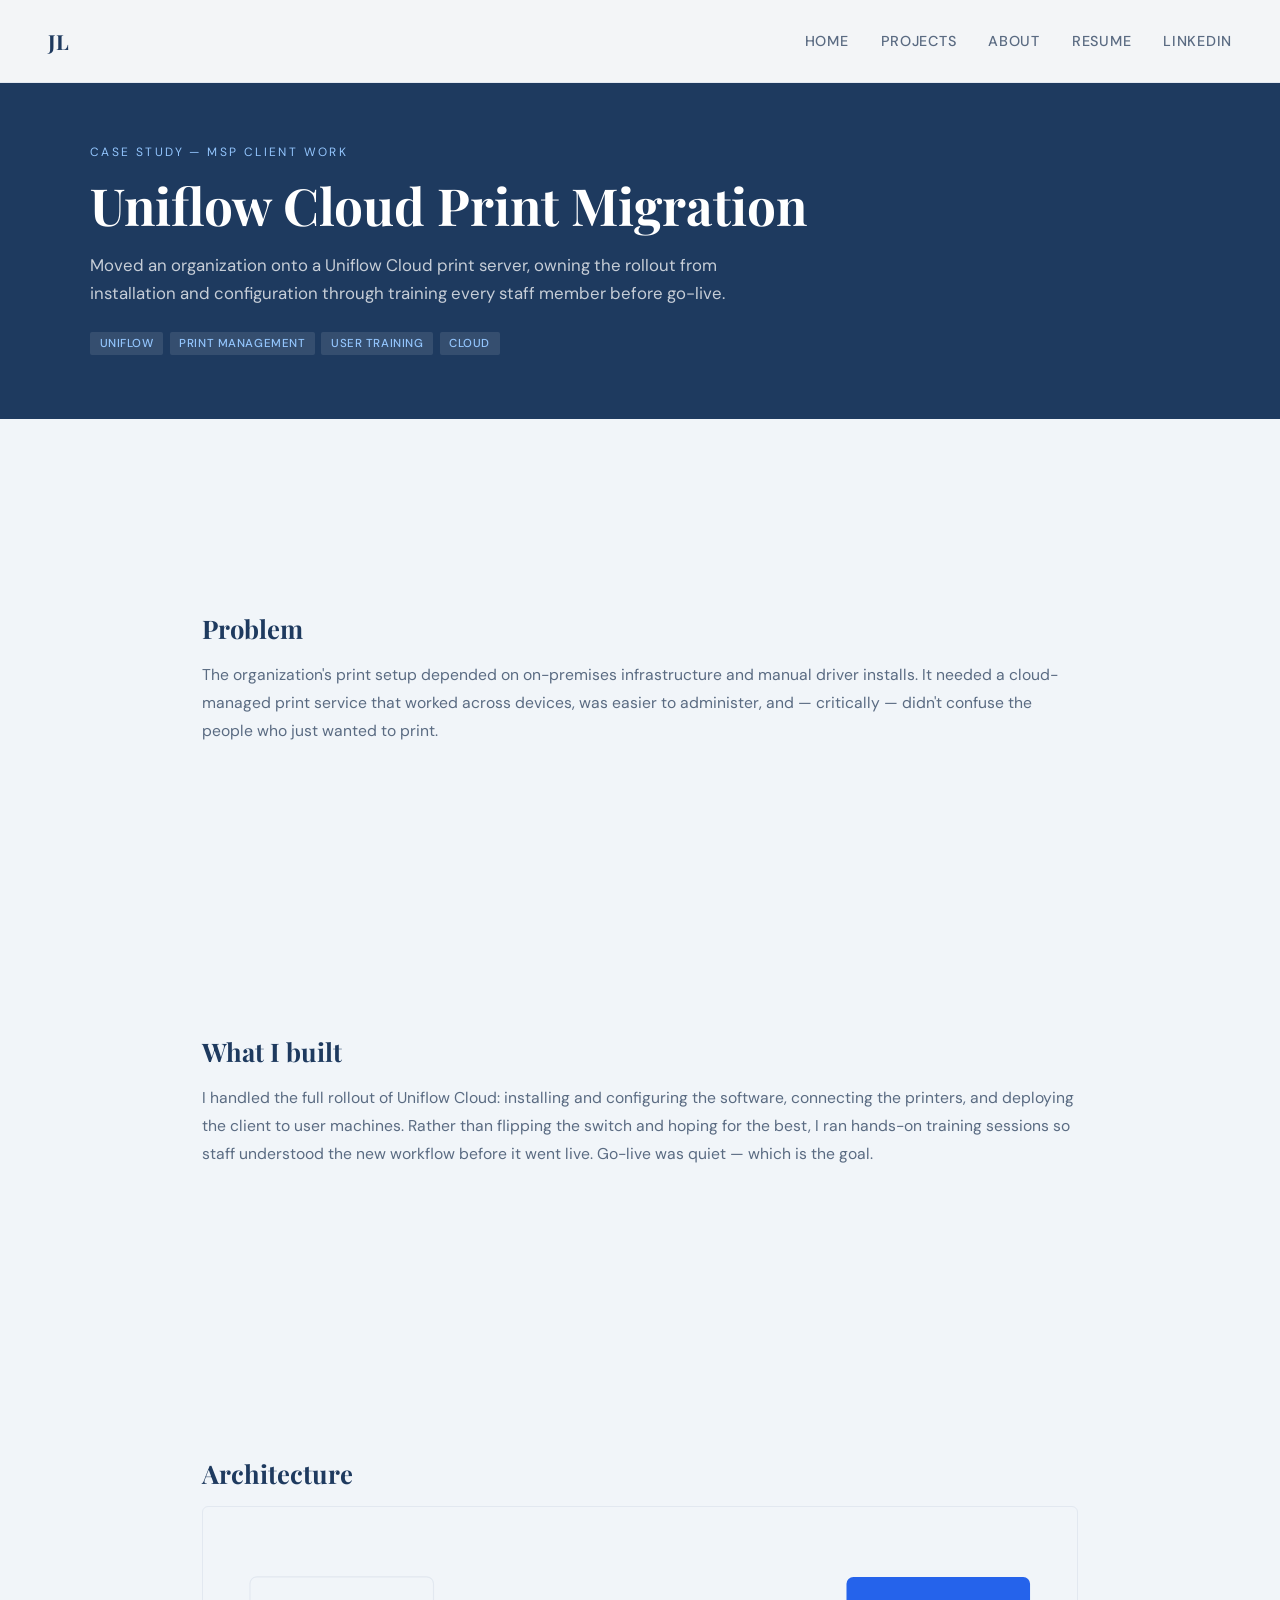
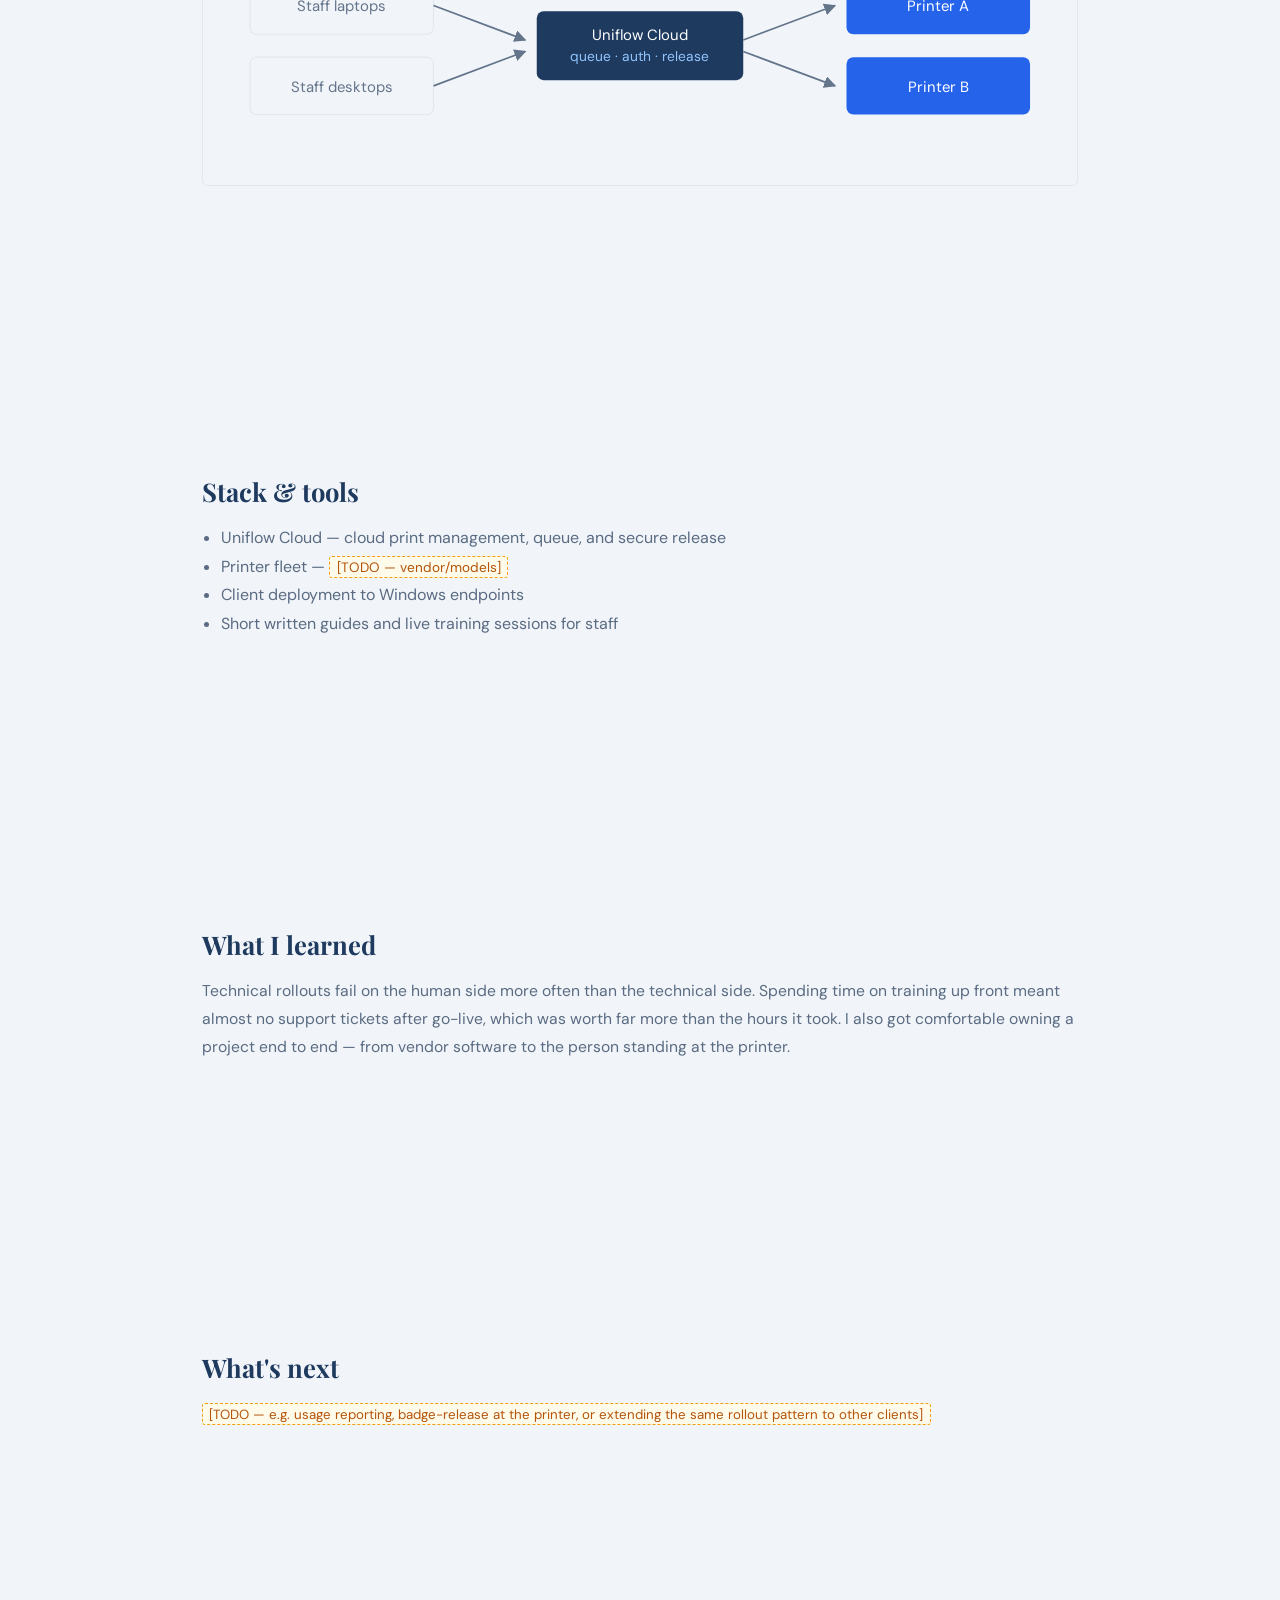
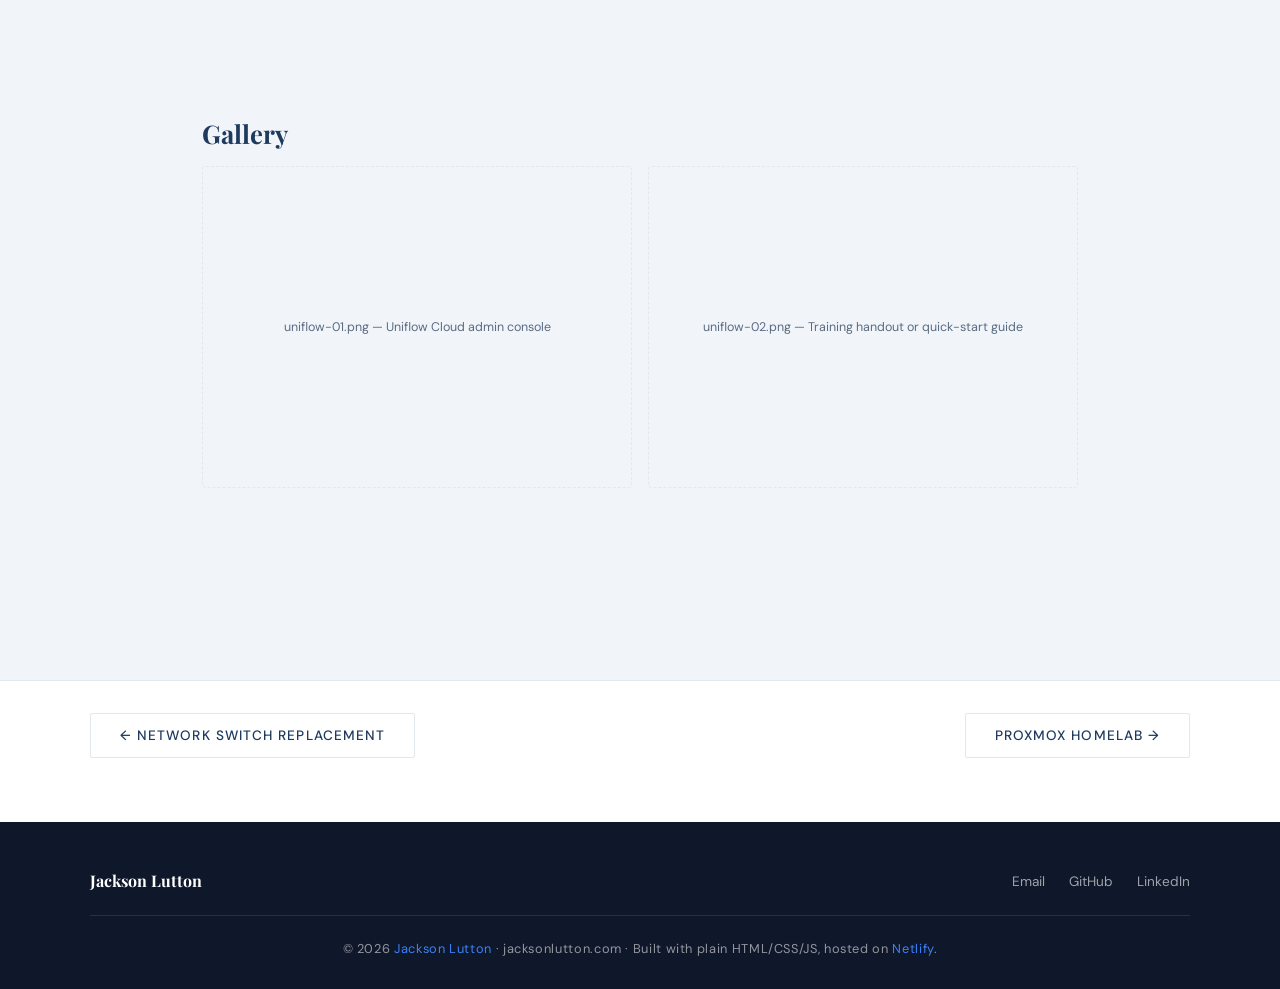
<file: projects/uniflow-print-migration.html>
<!DOCTYPE html>
<html lang="en">
<head>
  <meta charset="UTF-8" />
  <meta name="viewport" content="width=device-width, initial-scale=1.0"/>
  <title>Uniflow Cloud Print Migration — Jackson Lutton</title>
  <meta name="description" content="Migrating an organization to a Uniflow Cloud print server — software rollout, configuration, and hands-on user training before go-live."/>
  <link rel="icon" type="image/svg+xml" href="/assets/favicon.svg">
  <link rel="apple-touch-icon" href="/apple-touch-icon.png">
  <meta property="og:title" content="Uniflow Cloud Print Migration — Jackson Lutton"/>
  <meta property="og:description" content="Rolling out Uniflow Cloud print management from installation through user training."/>
  <meta property="og:type" content="article"/>
  <link href="https://fonts.googleapis.com/css2?family=Playfair+Display:wght@400;700;900&family=DM+Sans:wght@300;400;500&display=swap" rel="stylesheet"/>
  <link rel="stylesheet" href="/css/styles.css">
</head>
<body>
  <a href="#main" class="skip-link">Skip to content</a>

  <nav class="site-nav">
    <div class="nav-inner">
      <a href="/index.html" class="nav-logo">JL</a>
      <button class="nav-toggle" id="nav-toggle" aria-label="Toggle navigation" aria-expanded="false">
        <span></span><span></span><span></span>
      </button>
      <ul class="nav-links" id="nav-links">
        <li><a href="/index.html">Home</a></li>
        <li><a href="/projects/index.html">Projects</a></li>
        <li><a href="/about.html">About</a></li>
        <li><a href="/assets/resume/Lutton-Resume.pdf" download>Resume</a></li>
        <li><a href="https://www.linkedin.com/in/jackson-lutton" target="_blank" rel="noopener">LinkedIn</a></li>
      </ul>
    </div>
  </nav>

  <main id="main">
    <header class="case-hero">
      <p class="case-hero-eyebrow">Case Study — MSP Client Work</p>
      <h1>Uniflow Cloud Print Migration</h1>
      <p class="case-hero-summary">Moved an organization onto a Uniflow Cloud print server, owning the rollout from installation and configuration through training every staff member before go-live.</p>
      <div class="project-tags">
        <span class="project-tag">Uniflow</span>
        <span class="project-tag">Print Management</span>
        <span class="project-tag">User Training</span>
        <span class="project-tag">Cloud</span>
      </div>
    </header>

    <div class="case-body">
      <section class="case-section">
        <h2>Problem</h2>
        <p>The organization's print setup depended on on-premises infrastructure and manual driver installs. It needed a cloud-managed print service that worked across devices, was easier to administer, and — critically — didn't confuse the people who just wanted to print.</p>
      </section>

      <section class="case-section">
        <h2>What I built</h2>
        <p>I handled the full rollout of Uniflow Cloud: installing and configuring the software, connecting the printers, and deploying the client to user machines. Rather than flipping the switch and hoping for the best, I ran hands-on training sessions so staff understood the new workflow before it went live. Go-live was quiet — which is the goal.</p>
      </section>

      <section class="case-section">
        <h2>Architecture</h2>
        <div class="case-diagram">
          <svg viewBox="0 0 720 200" xmlns="http://www.w3.org/2000/svg" role="img" aria-label="Diagram: user devices send jobs to Uniflow Cloud, which manages and releases them to office printers.">
            <defs>
              <marker id="arrow-upm" viewBox="0 0 10 10" refX="9" refY="5" markerWidth="7" markerHeight="7" orient="auto-start-reverse">
                <path d="M0 0L10 5L0 10z" fill="#64748b"/>
              </marker>
            </defs>
            <rect x="20" y="40" width="160" height="50" rx="6" fill="#f1f5f9" stroke="#e2e8f0"/>
            <text x="100" y="70" font-family="DM Sans, sans-serif" font-size="13" fill="#64748b" text-anchor="middle">Staff laptops</text>
            <rect x="20" y="110" width="160" height="50" rx="6" fill="#f1f5f9" stroke="#e2e8f0"/>
            <text x="100" y="140" font-family="DM Sans, sans-serif" font-size="13" fill="#64748b" text-anchor="middle">Staff desktops</text>

            <line x1="180" y1="65" x2="260" y2="95" stroke="#64748b" stroke-width="1.5" marker-end="url(#arrow-upm)"/>
            <line x1="180" y1="135" x2="260" y2="105" stroke="#64748b" stroke-width="1.5" marker-end="url(#arrow-upm)"/>

            <rect x="270" y="70" width="180" height="60" rx="6" fill="#1e3a5f"/>
            <text x="360" y="95" font-family="DM Sans, sans-serif" font-size="13" fill="#ffffff" text-anchor="middle">Uniflow Cloud</text>
            <text x="360" y="113" font-family="DM Sans, sans-serif" font-size="12" fill="#93c5fd" text-anchor="middle">queue · auth · release</text>

            <line x1="450" y1="95" x2="530" y2="65" stroke="#64748b" stroke-width="1.5" marker-end="url(#arrow-upm)"/>
            <line x1="450" y1="105" x2="530" y2="135" stroke="#64748b" stroke-width="1.5" marker-end="url(#arrow-upm)"/>

            <rect x="540" y="40" width="160" height="50" rx="6" fill="#2563eb"/>
            <text x="620" y="70" font-family="DM Sans, sans-serif" font-size="13" fill="#ffffff" text-anchor="middle">Printer A</text>
            <rect x="540" y="110" width="160" height="50" rx="6" fill="#2563eb"/>
            <text x="620" y="140" font-family="DM Sans, sans-serif" font-size="13" fill="#ffffff" text-anchor="middle">Printer B</text>
          </svg>
        </div>
      </section>

      <section class="case-section">
        <h2>Stack &amp; tools</h2>
        <ul>
          <li>Uniflow Cloud — cloud print management, queue, and secure release</li>
          <li>Printer fleet — <span class="todo">[TODO — vendor/models]</span></li>
          <li>Client deployment to Windows endpoints</li>
          <li>Short written guides and live training sessions for staff</li>
        </ul>
      </section>

      <section class="case-section">
        <h2>What I learned</h2>
        <p>Technical rollouts fail on the human side more often than the technical side. Spending time on training up front meant almost no support tickets after go-live, which was worth far more than the hours it took. I also got comfortable owning a project end to end — from vendor software to the person standing at the printer.</p>
      </section>

      <section class="case-section">
        <h2>What's next</h2>
        <p><span class="todo">[TODO — e.g. usage reporting, badge-release at the printer, or extending the same rollout pattern to other clients]</span></p>
      </section>

      <section class="case-section">
        <h2>Gallery</h2>
        <div class="case-gallery">
          <div class="case-gallery-item">uniflow-01.png — Uniflow Cloud admin console</div>
          <div class="case-gallery-item">uniflow-02.png — Training handout or quick-start guide</div>
        </div>
      </section>
    </div>
  </main>

  <nav class="case-nav">
    <a href="/projects/network-switch-replacement.html" class="btn btn-outline-dark">&larr; Network Switch Replacement</a>
    <a href="/projects/homelab.html" class="btn btn-outline-dark">Proxmox Homelab &rarr;</a>
  </nav>

  <footer class="site-footer">
    <div class="footer-inner">
      <div class="footer-name">Jackson Lutton</div>
      <ul class="footer-links">
        <li><a href="mailto:luttonjackson@gmail.com">Email</a></li>
        <li><a href="https://github.com/jlutton12" target="_blank" rel="noopener">GitHub</a></li>
        <li><a href="https://www.linkedin.com/in/jackson-lutton" target="_blank" rel="noopener">LinkedIn</a></li>
      </ul>
    </div>
    <div class="footer-bottom">
      <p>&copy; 2026 <span>Jackson Lutton</span> &middot; jacksonlutton.com &middot; Built with plain HTML/CSS/JS, hosted on <span>Netlify</span>.</p>
    </div>
  </footer>

  <script src="/js/main.js"></script>
</body>
</html>
</file>
<file: css/styles.css>
/* ==========================================================================
   jacksonlutton.com — shared stylesheet
   ========================================================================== */

*, *::before, *::after { box-sizing: border-box; margin: 0; padding: 0; }

:root {
  /* Palette */
  --navy: #1e3a5f;
  --blue: #2563eb;
  --blue-light: #3b82f6;
  --blue-pale: #93c5fd;
  --slate: #5a6b82;
  --gray: #f1f5f9;
  --white: #ffffff;
  --dark: #0f172a;
  --border: #e2e8f0;

  /* Type */
  --font-serif: 'Playfair Display', serif;
  --font-sans: 'DM Sans', sans-serif;

  /* Spacing scale */
  --space-xs: 0.5rem;
  --space-sm: 1rem;
  --space-md: 1.5rem;
  --space-lg: 3rem;
  --space-xl: 6rem;

  /* Layout */
  --max-width: 1100px;
}

html { scroll-behavior: smooth; }

body {
  font-family: var(--font-sans);
  background: var(--gray);
  color: var(--navy);
  overflow-x: hidden;
}

main { display: block; }

img { max-width: 100%; }

a { color: inherit; }

/* SKIP LINK */
.skip-link {
  position: absolute;
  top: -100%;
  left: 1rem;
  z-index: 1000;
  background: var(--blue);
  color: var(--white);
  padding: 0.75rem 1.25rem;
  border-radius: 2px;
  font-size: 0.85rem;
  font-weight: 500;
  text-decoration: none;
  transition: top 0.2s;
}
.skip-link:focus { top: 1rem; }

/* FOCUS STYLES */
a:focus-visible,
button:focus-visible,
input:focus-visible {
  outline: 2px solid var(--blue);
  outline-offset: 2px;
}

/* NAV */
nav.site-nav {
  position: fixed;
  top: 0; left: 0; right: 0;
  z-index: 100;
  background: rgba(255,255,255,0.95);
  backdrop-filter: blur(10px);
  border-bottom: 1px solid var(--border);
}

.nav-inner {
  max-width: 1300px;
  margin: 0 auto;
  padding: 1.2rem 3rem;
  display: flex;
  justify-content: space-between;
  align-items: center;
}

.nav-logo {
  font-family: var(--font-serif);
  font-size: 1.3rem;
  font-weight: 700;
  color: var(--navy);
  letter-spacing: 0.02em;
  text-decoration: none;
}

.nav-toggle {
  display: none;
  flex-direction: column;
  justify-content: center;
  gap: 5px;
  width: 40px;
  height: 40px;
  background: none;
  border: none;
  cursor: pointer;
  padding: 0;
}
.nav-toggle span {
  display: block;
  width: 22px;
  height: 2px;
  background: var(--navy);
  transition: transform 0.2s, opacity 0.2s;
}
.nav-toggle[aria-expanded="true"] span:nth-child(1) { transform: translateY(7px) rotate(45deg); }
.nav-toggle[aria-expanded="true"] span:nth-child(2) { opacity: 0; }
.nav-toggle[aria-expanded="true"] span:nth-child(3) { transform: translateY(-7px) rotate(-45deg); }

.nav-links { display: flex; gap: 2rem; list-style: none; }
.nav-links a {
  text-decoration: none;
  color: var(--slate);
  font-size: 0.9rem;
  font-weight: 500;
  letter-spacing: 0.05em;
  text-transform: uppercase;
  transition: color 0.2s;
  min-height: 44px;
  display: flex;
  align-items: center;
}
.nav-links a:hover,
.nav-links a[aria-current="page"] { color: var(--blue); }

/* HERO */
.hero {
  min-height: 100vh;
  display: grid;
  grid-template-columns: 1fr 1fr;
  position: relative;
  overflow: hidden;
  padding: 0;
}

.hero-left {
  background: var(--navy);
  display: flex;
  flex-direction: column;
  justify-content: center;
  padding: 8rem 4rem 4rem 5rem;
  position: relative;
}

.hero-left::after {
  content: '';
  position: absolute;
  top: 0; right: -40px;
  width: 80px; height: 100%;
  background: var(--navy);
  clip-path: polygon(0 0, 0% 100%, 100% 100%);
  z-index: 2;
}

.hero-tag {
  font-size: 0.75rem;
  letter-spacing: 0.2em;
  text-transform: uppercase;
  color: var(--blue-pale);
  margin-bottom: 1.5rem;
  opacity: 0;
  animation: fadeUp 0.8s 0.2s forwards;
}

.hero-name {
  font-family: var(--font-serif);
  font-size: clamp(3rem, 6vw, 5.5rem);
  font-weight: 900;
  color: var(--white);
  line-height: 1;
  margin-bottom: 1.5rem;
  opacity: 0;
  animation: fadeUp 0.8s 0.4s forwards;
}

.hero-name span { color: var(--blue-light); display: block; }

.hero-desc {
  font-size: 1.05rem;
  color: rgba(255,255,255,0.7);
  line-height: 1.7;
  max-width: 380px;
  margin-bottom: 2.5rem;
  font-weight: 300;
  opacity: 0;
  animation: fadeUp 0.8s 0.6s forwards;
}

.hero-cta {
  display: flex;
  gap: 1rem;
  flex-wrap: wrap;
  opacity: 0;
  animation: fadeUp 0.8s 0.8s forwards;
}

.btn {
  padding: 0.8rem 1.8rem;
  border-radius: 2px;
  font-size: 0.85rem;
  font-weight: 500;
  letter-spacing: 0.08em;
  text-transform: uppercase;
  text-decoration: none;
  transition: all 0.25s;
  cursor: pointer;
  border: none;
  display: inline-block;
  min-height: 44px;
}

.btn-primary { background: var(--blue); color: var(--white); }
.btn-primary:hover { background: var(--blue-light); transform: translateY(-2px); }

.btn-outline {
  background: transparent;
  color: var(--white);
  border: 1px solid rgba(255,255,255,0.35);
}
.btn-outline:hover { border-color: var(--blue-light); color: var(--blue-light); transform: translateY(-2px); }

.btn-outline-dark {
  background: transparent;
  color: var(--navy);
  border: 1px solid var(--border);
}
.btn-outline-dark:hover { border-color: var(--blue); color: var(--blue); transform: translateY(-2px); }

/* HERO RIGHT */
.hero-right {
  background: var(--white);
  display: flex;
  align-items: center;
  justify-content: center;
  padding: 8rem 4rem 4rem 6rem;
  position: relative;
}

.hero-visual {
  display: flex;
  flex-direction: column;
  align-items: center;
  gap: 2rem;
}

.photo-ring {
  width: 270px;
  height: 270px;
  border-radius: 50%;
  padding: 4px;
  background: linear-gradient(135deg, var(--blue), #93c5fd);
  box-shadow: 0 24px 64px rgba(37,99,235,0.22);
  animation: fadeUp 0.9s 0.7s both;
}

.hero-photo {
  width: 100%;
  height: 100%;
  border-radius: 50%;
  object-fit: cover;
  object-position: center top;
  border: 4px solid var(--white);
  display: block;
}

.hero-info-cards {
  display: flex;
  gap: 1rem;
  animation: fadeUp 0.9s 1s both;
}

.hero-card {
  background: var(--gray);
  border-radius: 4px;
  padding: 0.9rem 1.2rem;
  border: 1px solid var(--border);
  flex: 1;
  text-align: center;
}

.card-label {
  font-size: 0.62rem;
  letter-spacing: 0.15em;
  text-transform: uppercase;
  color: var(--slate);
  margin-bottom: 0.35rem;
}

.card-value {
  font-family: var(--font-serif);
  font-size: 0.9rem;
  font-weight: 700;
  color: var(--navy);
  line-height: 1.3;
}

/* SECTION BASE */
section, .page-section { padding: var(--space-xl) max(5rem, calc((100% - var(--max-width)) / 2)); }

.section-label {
  font-size: 0.7rem;
  letter-spacing: 0.2em;
  text-transform: uppercase;
  color: var(--blue);
  margin-bottom: 1rem;
}

.section-title {
  font-family: var(--font-serif);
  font-size: clamp(2rem, 4vw, 3rem);
  font-weight: 700;
  color: var(--navy);
  line-height: 1.1;
  margin-bottom: var(--space-lg);
}

/* SKILLS */
.skills-section {
  background: var(--gray);
  display: grid;
  grid-template-columns: 1fr 2fr;
  gap: 4rem;
  align-items: start;
}

.skills-grid {
  display: grid;
  grid-template-columns: 1fr 1fr;
  gap: 1.5rem;
}

.skill-card {
  background: var(--white);
  border-radius: 4px;
  padding: 1.5rem;
  border-left: 3px solid var(--blue);
  transition: transform 0.2s, box-shadow 0.2s;
}

.skill-card:hover { transform: translateY(-4px); box-shadow: 0 10px 30px rgba(37,99,235,0.1); }

.skill-icon { margin-bottom: 0.75rem; color: var(--blue); }

.skill-name {
  font-family: var(--font-serif);
  font-size: 1rem;
  font-weight: 700;
  color: var(--navy);
  margin-bottom: 0.4rem;
}

.skill-desc {
  font-size: 0.82rem;
  color: var(--slate);
  line-height: 1.5;
}

/* ABOUT */
.about-section {
  background: var(--navy);
  color: var(--white);
  display: grid;
  grid-template-columns: 1fr 1.4fr;
  gap: 4rem;
  align-items: start;
}

.about-section > * { min-width: 0; }

.hobbies { overflow: hidden; }

.about-section .section-title { color: var(--white); }
.about-section .section-label { color: var(--blue-pale); }

.about-text {
  font-size: 1rem;
  color: rgba(255,255,255,0.75);
  line-height: 1.8;
  font-weight: 300;
  margin-bottom: 1.2rem;
}

/* HOBBY ACCORDION */
.hobbies {
  display: flex;
  flex-direction: column;
  gap: 0.75rem;
}

.hobby {
  background: rgba(255,255,255,0.05);
  border: 1px solid rgba(255,255,255,0.08);
  border-radius: 4px;
  overflow: hidden;
  transition: border-color 0.2s;
}

.hobby.open {
  border-color: rgba(59,130,246,0.4);
}

.hobby-header {
  display: flex;
  align-items: center;
  gap: 1.2rem;
  padding: 1.2rem 1.5rem;
  cursor: pointer;
  user-select: none;
  transition: background 0.2s;
  width: 100%;
  background: none;
  border: none;
  text-align: left;
  min-height: 44px;
}

.hobby-header:hover { background: rgba(255,255,255,0.06); }

.hobby-icon { color: var(--blue-light); flex-shrink: 0; }

.hobby-text { flex: 1; }

.hobby-name {
  font-family: var(--font-serif);
  font-size: 1.05rem;
  font-weight: 700;
  color: var(--white);
}

.hobby-sub {
  font-size: 0.8rem;
  color: rgba(147,197,253,0.85);
  margin-top: 0.2rem;
}

.hobby-chevron {
  color: rgba(255,255,255,0.4);
  flex-shrink: 0;
  transition: transform 0.3s, color 0.2s;
}

.hobby.open .hobby-chevron {
  transform: rotate(180deg);
  color: var(--blue-light);
}

/* PHOTO STRIP (accordion body) */
.hobby-photos {
  max-height: 0;
  overflow: hidden;
  transition: max-height 0.4s ease;
}

.hobby.open .hobby-photos {
  max-height: 220px;
}

.photo-strip {
  display: flex;
  gap: 0.6rem;
  overflow-x: auto;
  scroll-snap-type: x mandatory;
  padding: 0 1.5rem 1.2rem;
  scrollbar-width: thin;
  scrollbar-color: rgba(255,255,255,0.15) transparent;
}

.photo-strip::-webkit-scrollbar { height: 3px; }
.photo-strip::-webkit-scrollbar-track { background: transparent; }
.photo-strip::-webkit-scrollbar-thumb { background: rgba(255,255,255,0.2); border-radius: 2px; }

.photo-strip img {
  width: 160px;
  height: 110px;
  object-fit: cover;
  border-radius: 3px;
  flex-shrink: 0;
  scroll-snap-align: start;
  cursor: pointer;
  transition: transform 0.2s, box-shadow 0.2s;
  display: block;
  border: none;
  padding: 0;
  background: none;
}

.photo-strip img:hover {
  transform: scale(1.04);
  box-shadow: 0 6px 20px rgba(0,0,0,0.4);
}

/* LIGHTBOX */
.lightbox {
  display: none;
  position: fixed;
  inset: 0;
  background: rgba(10,15,30,0.93);
  z-index: 999;
  align-items: center;
  justify-content: center;
  cursor: zoom-out;
  backdrop-filter: blur(4px);
}

.lightbox.open { display: flex; }

.lightbox img {
  max-width: 90vw;
  max-height: 88vh;
  object-fit: contain;
  border-radius: 4px;
  box-shadow: 0 32px 80px rgba(0,0,0,0.6);
  cursor: default;
  animation: fadeUp 0.2s ease forwards;
}

.lightbox-close {
  position: absolute;
  top: 1.5rem; right: 2rem;
  color: rgba(255,255,255,0.7);
  font-size: 2rem;
  cursor: pointer;
  line-height: 1;
  transition: color 0.2s;
  background: none;
  border: none;
}
.lightbox-close:hover { color: var(--white); }

.lightbox-nav {
  position: absolute;
  top: 50%;
  transform: translateY(-50%);
  background: rgba(255,255,255,0.1);
  border: none;
  color: var(--white);
  font-size: 1.8rem;
  padding: 0.8rem 1rem;
  cursor: pointer;
  border-radius: 2px;
  transition: background 0.2s;
  line-height: 1;
}
.lightbox-nav:hover { background: rgba(255,255,255,0.2); }
.lightbox-prev { left: 1.5rem; }
.lightbox-next { right: 1.5rem; }

/* CONTACT */
.contact-section {
  background: var(--white);
  text-align: center;
}

.contact-section .section-label,
.contact-section .section-title { text-align: center; }

.contact-links {
  display: flex;
  justify-content: center;
  gap: 1.5rem;
  flex-wrap: wrap;
  margin-top: 1rem;
}

.contact-card {
  display: flex;
  align-items: center;
  gap: 0.8rem;
  padding: 1.1rem 2rem;
  background: var(--gray);
  border-radius: 4px;
  text-decoration: none;
  color: var(--navy);
  font-weight: 500;
  font-size: 0.9rem;
  box-shadow: 0 4px 20px rgba(30,58,95,0.07);
  transition: all 0.25s;
  border: 1px solid transparent;
  min-height: 44px;
}

.contact-card:hover {
  border-color: var(--blue);
  transform: translateY(-3px);
  box-shadow: 0 10px 30px rgba(37,99,235,0.12);
}

.contact-card-icon { color: var(--blue); flex-shrink: 0; }

/* FOOTER */
footer.site-footer {
  background: var(--dark);
  color: rgba(255,255,255,0.6);
  padding: 3rem 2rem 2rem;
}

.footer-inner {
  max-width: var(--max-width);
  margin: 0 auto;
  display: flex;
  flex-wrap: wrap;
  justify-content: space-between;
  align-items: center;
  gap: 1.5rem;
}

.footer-name {
  font-family: var(--font-serif);
  font-weight: 700;
  color: var(--white);
}

.footer-links {
  display: flex;
  gap: 1.5rem;
  list-style: none;
  flex-wrap: wrap;
}

.footer-links a {
  color: rgba(255,255,255,0.6);
  text-decoration: none;
  font-size: 0.85rem;
  transition: color 0.2s;
}
.footer-links a:hover { color: var(--blue-light); }

.footer-bottom {
  max-width: var(--max-width);
  margin: 1.5rem auto 0;
  padding-top: 1.5rem;
  border-top: 1px solid rgba(255,255,255,0.1);
  text-align: center;
  font-size: 0.8rem;
  letter-spacing: 0.05em;
  color: rgba(255,255,255,0.55);
}

.footer-bottom span { color: var(--blue-light); }

/* ANIMATIONS */
@keyframes fadeUp {
  from { opacity: 0; transform: translateY(20px); }
  to   { opacity: 1; transform: translateY(0); }
}

@media (prefers-reduced-motion: reduce) {
  * { animation-duration: 0.01ms !important; animation-iteration-count: 1 !important; transition-duration: 0.01ms !important; }
  .hero-tag, .hero-name, .hero-desc, .hero-cta, .photo-ring, .hero-info-cards { opacity: 1; }
}

/* PROJECTS */
.projects-section {
  background: var(--white);
}
.projects-section .section-title {
  margin-bottom: 0.75rem;
}
.projects-intro {
  font-size: 0.95rem;
  color: var(--slate);
  line-height: 1.7;
  margin-bottom: 3rem;
  max-width: 600px;
}
.projects-grid {
  display: grid;
  grid-template-columns: repeat(3, 1fr);
  gap: 1.5rem;
}
.project-card {
  background: var(--gray);
  border-radius: 4px;
  padding: 2rem;
  border-top: 3px solid var(--blue);
  display: flex;
  flex-direction: column;
  gap: 1rem;
  transition: transform 0.2s, box-shadow 0.2s;
  text-decoration: none;
  color: inherit;
}
.project-card:hover {
  transform: translateY(-4px);
  box-shadow: 0 12px 32px rgba(37,99,235,0.1);
}
.project-card.muted {
  border-top-color: var(--border);
  color: var(--slate);
  justify-content: center;
  align-items: center;
  text-align: center;
  min-height: 180px;
}
.project-icon {
  color: var(--blue);
}
.project-title {
  font-family: var(--font-serif);
  font-size: 1.1rem;
  font-weight: 700;
  color: var(--navy);
}
.project-desc {
  font-size: 0.88rem;
  color: var(--slate);
  line-height: 1.7;
  flex: 1;
}
.project-tags {
  display: flex;
  flex-wrap: wrap;
  gap: 0.4rem;
}
.project-tag {
  font-size: 0.72rem;
  font-weight: 500;
  letter-spacing: 0.05em;
  text-transform: uppercase;
  background: rgba(37,99,235,0.08);
  color: var(--blue);
  padding: 0.25rem 0.6rem;
  border-radius: 2px;
}
.project-read-more {
  font-size: 0.8rem;
  font-weight: 500;
  color: var(--blue);
  text-transform: uppercase;
  letter-spacing: 0.05em;
}

/* CASE STUDY PAGES */
.case-hero {
  background: var(--navy);
  color: var(--white);
  padding: 9rem max(5rem, calc((100% - var(--max-width)) / 2)) 4rem;
}
.case-hero-eyebrow {
  font-size: 0.75rem;
  letter-spacing: 0.2em;
  text-transform: uppercase;
  color: var(--blue-pale);
  margin-bottom: 1rem;
}
.case-hero h1 {
  font-family: var(--font-serif);
  font-size: clamp(2.2rem, 5vw, 3.2rem);
  font-weight: 700;
  margin-bottom: 1rem;
  line-height: 1.15;
}
.case-hero-summary {
  font-size: 1.05rem;
  color: rgba(255,255,255,0.75);
  max-width: 640px;
  line-height: 1.7;
  margin-bottom: 1.5rem;
}
.case-hero-status {
  display: inline-block;
  font-size: 0.72rem;
  font-weight: 500;
  letter-spacing: 0.08em;
  text-transform: uppercase;
  background: rgba(37,99,235,0.18);
  color: var(--blue-pale);
  padding: 0.3rem 0.7rem;
  border-radius: 2px;
  margin-bottom: 1.5rem;
}
.case-hero .project-tags { margin-bottom: 0; }
.case-hero .project-tag { background: rgba(255,255,255,0.1); color: var(--blue-pale); }

.case-body {
  max-width: var(--max-width);
  margin: 0 auto;
  padding: var(--space-xl) 2rem;
  display: flex;
  flex-direction: column;
  gap: var(--space-xl);
}
.case-section h2 {
  font-family: var(--font-serif);
  font-size: 1.6rem;
  font-weight: 700;
  color: var(--navy);
  margin-bottom: 1rem;
}
.case-section p {
  font-size: 0.98rem;
  color: var(--slate);
  line-height: 1.8;
  margin-bottom: 1rem;
}
.case-section p:last-child { margin-bottom: 0; }
.case-section ul {
  margin: 0 0 1rem 1.2rem;
  color: var(--slate);
  line-height: 1.8;
}
.case-section ul:last-child { margin-bottom: 0; }

.todo {
  color: #b45309;
  background: #fffbeb;
  border: 1px dashed #f59e0b;
  border-radius: 3px;
  padding: 0.1rem 0.4rem;
  font-size: 0.85em;
  font-style: normal;
}

.case-diagram {
  background: var(--gray);
  border: 1px solid var(--border);
  border-radius: 6px;
  padding: 1.5rem;
  overflow-x: auto;
}
.case-diagram svg { display: block; width: 100%; height: auto; min-width: 480px; }

.build-log {
  display: flex;
  flex-direction: column;
  gap: 1.25rem;
}
.build-log-entry {
  border-left: 3px solid var(--blue);
  padding-left: 1rem;
}
.build-log-date {
  font-size: 0.75rem;
  font-weight: 500;
  letter-spacing: 0.08em;
  text-transform: uppercase;
  color: var(--blue);
  margin-bottom: 0.3rem;
}

.parts-table {
  width: 100%;
  border-collapse: collapse;
  font-size: 0.9rem;
}
.parts-table th, .parts-table td {
  text-align: left;
  padding: 0.7rem 0.8rem;
  border-bottom: 1px solid var(--border);
  color: var(--slate);
}
.parts-table th {
  color: var(--navy);
  font-weight: 700;
  font-size: 0.78rem;
  letter-spacing: 0.05em;
  text-transform: uppercase;
}

.case-gallery {
  display: grid;
  grid-template-columns: repeat(2, 1fr);
  gap: 1rem;
}
.case-gallery-item {
  aspect-ratio: 4/3;
  background: var(--gray);
  border: 1px dashed var(--border);
  border-radius: 4px;
  display: flex;
  align-items: center;
  justify-content: center;
  color: var(--slate);
  font-size: 0.78rem;
  text-align: center;
  padding: 1rem;
}
.case-gallery-item img {
  width: 100%;
  height: 100%;
  object-fit: cover;
  border-radius: 4px;
  display: block;
}

.case-nav {
  display: flex;
  justify-content: space-between;
  gap: 1rem;
  padding: 2rem max(5rem, calc((100% - var(--max-width)) / 2)) 4rem;
  border-top: 1px solid var(--border);
  background: var(--white);
}

/* ABOUT PAGE */
.about-hero {
  padding: 9rem max(5rem, calc((100% - var(--max-width)) / 2)) 4rem;
  background: var(--white);
  display: grid;
  grid-template-columns: auto 1fr;
  gap: 2.5rem;
  align-items: center;
}
.about-photo-ring {
  width: 140px;
  height: 140px;
  border-radius: 50%;
  padding: 4px;
  background: linear-gradient(135deg, var(--blue), #93c5fd);
  flex-shrink: 0;
}
.about-photo-ring img {
  width: 100%;
  height: 100%;
  border-radius: 50%;
  object-fit: cover;
  display: block;
  border: 3px solid var(--white);
}
.about-hero h1 {
  font-family: var(--font-serif);
  font-size: clamp(2rem, 4vw, 2.8rem);
  color: var(--navy);
  margin-bottom: 0.4rem;
}
.about-hero-role {
  color: var(--slate);
  font-size: 1rem;
}

.about-bio {
  background: var(--gray);
  padding: var(--space-xl) max(5rem, calc((100% - var(--max-width)) / 2));
}
.about-bio p {
  font-size: 1rem;
  color: var(--navy);
  line-height: 1.8;
  max-width: 720px;
  margin-bottom: 1.2rem;
}
.about-bio p:last-child { margin-bottom: 0; }

.resume-section {
  background: var(--white);
}
.resume-grid {
  display: grid;
  grid-template-columns: repeat(2, 1fr);
  gap: 2.5rem;
}
.resume-col h3 {
  font-family: var(--font-serif);
  font-size: 1.1rem;
  color: var(--navy);
  margin-bottom: 1rem;
  padding-bottom: 0.6rem;
  border-bottom: 2px solid var(--border);
}
.resume-item {
  margin-bottom: 1.2rem;
}
.resume-item-title {
  font-weight: 700;
  color: var(--navy);
  font-size: 0.95rem;
}
.resume-item-sub {
  font-size: 0.82rem;
  color: var(--blue);
  margin-bottom: 0.3rem;
}
.resume-item-desc {
  font-size: 0.85rem;
  color: var(--slate);
  line-height: 1.6;
}
.resume-skill-tags {
  display: flex;
  flex-wrap: wrap;
  gap: 0.5rem;
}
.resume-cta {
  margin-top: var(--space-lg);
  text-align: center;
}

/* 404 PAGE */
.error-page {
  min-height: 80vh;
  display: flex;
  flex-direction: column;
  align-items: center;
  justify-content: center;
  text-align: center;
  padding: 9rem 2rem 4rem;
  background: var(--gray);
}
.error-code {
  font-family: var(--font-serif);
  font-size: clamp(4rem, 12vw, 7rem);
  font-weight: 900;
  color: var(--navy);
  line-height: 1;
}
.error-page p {
  color: var(--slate);
  font-size: 1.05rem;
  margin: 1rem 0 2rem;
  max-width: 420px;
}

/* STATUS CHIPS */
.status-chip {
  display: inline-flex;
  align-items: center;
  gap: 0.4rem;
  font-size: 0.68rem;
  font-weight: 500;
  letter-spacing: 0.08em;
  text-transform: uppercase;
  padding: 0.3rem 0.65rem;
  border-radius: 999px;
  white-space: nowrap;
  line-height: 1;
}
.status-chip::before {
  content: '';
  width: 6px;
  height: 6px;
  border-radius: 50%;
  background: currentColor;
  flex-shrink: 0;
}
.status-live { background: var(--blue); color: var(--white); }
.status-active { background: rgba(37,99,235,0.1); color: var(--blue); }
.status-done { background: rgba(30,58,95,0.08); color: var(--navy); }
.status-planned { background: transparent; color: var(--slate); border: 1px dashed var(--slate); }

.project-card-head {
  display: flex;
  justify-content: space-between;
  align-items: flex-start;
  gap: 0.75rem;
}

.skills-intro {
  font-size: 0.95rem;
  color: var(--slate);
  line-height: 1.7;
}

/* HOME: BUILDING + ROADMAP */
.building-section { background: var(--white); border-top: 1px solid var(--border); }
.building-section .section-title { margin-bottom: 0.75rem; }
.building-grid {
  display: grid;
  grid-template-columns: 1.15fr 1fr;
  gap: 3rem;
  align-items: start;
}
.building-cards { display: grid; gap: 1.5rem; }

.roadmap-heading {
  font-family: var(--font-serif);
  font-size: 1.25rem;
  font-weight: 700;
  color: var(--navy);
  margin-bottom: 1.5rem;
}
.roadmap {
  list-style: none;
  border-left: 2px solid var(--border);
  padding-left: 1.5rem;
  display: flex;
  flex-direction: column;
  gap: 1.75rem;
}
.roadmap li { position: relative; }
.roadmap li::before {
  content: '';
  position: absolute;
  left: calc(-1.5rem - 7px);
  top: 0.3rem;
  width: 12px;
  height: 12px;
  border-radius: 50%;
  background: var(--blue);
  border: 2px solid var(--white);
  box-shadow: 0 0 0 2px var(--blue);
}
.roadmap li.is-planned::before { background: var(--white); box-shadow: 0 0 0 2px var(--slate); }
.roadmap-title {
  display: flex;
  align-items: center;
  gap: 0.6rem;
  flex-wrap: wrap;
  font-family: var(--font-serif);
  font-size: 1.05rem;
  font-weight: 700;
  color: var(--navy);
}
.roadmap-title a { color: inherit; text-decoration: none; }
.roadmap-title a:hover { color: var(--blue); text-decoration: underline; }
.roadmap p { font-size: 0.88rem; color: var(--slate); line-height: 1.65; margin-top: 0.35rem; }
.roadmap p a { color: var(--blue); }

/* HOME: ABOUT TEASER */
.about-teaser { grid-template-columns: 1fr; text-align: center; }
.about-teaser .about-text { max-width: 640px; margin: 0 auto 1.75rem; }

/* SCROLL REVEAL — only hides content when scripting is available */
@media (scripting: enabled) {
  .reveal {
    opacity: 0;
    transform: translateY(24px);
    transition: opacity 0.65s ease, transform 0.65s ease;
  }
  .reveal.visible { opacity: 1; transform: translateY(0); }
  .reveal-delay-1 { transition-delay: 0.1s; }
  .reveal-delay-2 { transition-delay: 0.2s; }
  .reveal-delay-3 { transition-delay: 0.3s; }
}
@media (prefers-reduced-motion: reduce) {
  .reveal { opacity: 1; transform: none; transition: none; }
}

/* CONTACT FORM */
.contact-layout {
  display: flex;
  flex-direction: column;
  align-items: center;
  gap: 2.5rem;
  margin: 1rem auto 0;
  max-width: 640px;
}
.contact-info {
  display: grid;
  grid-template-columns: 1fr 1fr;
  gap: 1rem;
  width: 100%;
}
.contact-info .contact-card { justify-content: center; }
.contact-form-wrap { width: 100%; }
.contact-form {
  display: flex;
  flex-direction: column;
  gap: 1.2rem;
  width: 100%;
  text-align: left;
}
.form-group { display: flex; flex-direction: column; gap: 0.4rem; }
.form-group label {
  font-size: 0.78rem;
  font-weight: 500;
  letter-spacing: 0.08em;
  text-transform: uppercase;
  color: var(--slate);
}
.form-group input,
.form-group textarea {
  padding: 0.85rem 1rem;
  border: 1px solid var(--border);
  border-radius: 4px;
  font-family: var(--font-sans);
  font-size: 0.95rem;
  color: var(--navy);
  background: var(--gray);
  transition: border-color 0.2s, box-shadow 0.2s;
  resize: none;
}
.form-group input:focus-visible,
.form-group textarea:focus-visible {
  outline: none;
  border-color: var(--blue);
  box-shadow: 0 0 0 3px rgba(37,99,235,0.2);
}
.form-submit { align-self: center; min-width: 200px; text-align: center; }
.form-status {
  display: none;
  font-size: 0.9rem;
  font-weight: 500;
  padding: 0.75rem 1rem;
  border-radius: 4px;
  text-align: center;
}
.form-status.success { display: block; color: #166534; background: #f0fdf4; border: 1px solid #bbf7d0; }
.form-status.error { display: block; color: #991b1b; background: #fef2f2; border: 1px solid #fecaca; }

/* PLANNED-PROJECT HELPERS */
.tbd { color: var(--slate); font-style: italic; opacity: 0.8; }
.build-log-empty {
  background: var(--gray);
  border: 1px dashed var(--border);
  border-radius: 4px;
  padding: 1.25rem 1.5rem;
  color: var(--slate);
  font-size: 0.92rem;
  line-height: 1.6;
}
.case-section ol {
  margin: 0 0 1rem 1.2rem;
  color: var(--slate);
  line-height: 1.8;
}
.case-section ol:last-child { margin-bottom: 0; }

/* RESPONSIVE */
@media (max-width: 900px) {
  .nav-toggle { display: flex; }
  .nav-links {
    position: absolute;
    top: 100%;
    left: 0;
    right: 0;
    background: var(--white);
    flex-direction: column;
    gap: 0;
    border-bottom: 1px solid var(--border);
    max-height: 0;
    overflow: hidden;
    transition: max-height 0.3s ease;
  }
  .nav-links.open { max-height: 400px; }
  .nav-links a { padding: 1rem 1.5rem; width: 100%; }

  .hero { grid-template-columns: 1fr; }
  .hero-left { padding: 8rem 2rem 3rem; }
  .hero-left::after { display: none; }
  .hero-right {
    display: flex;
    padding: 2rem 2rem 4rem;
    background: var(--navy);
    justify-content: center;
  }
  .hero-visual { align-items: center; }
  .photo-ring { width: 180px; height: 180px; }
  .hero-info-cards { justify-content: center; }
  .hero-card { min-width: 90px; }
  .skills-section { grid-template-columns: 1fr; padding: 4rem 2rem; }
  .about-section { grid-template-columns: 1fr; padding: 4rem 2rem; gap: 2.5rem; }
  section, .page-section { padding: 4rem 2rem; }
  .nav-inner { padding: 1rem 1.5rem; }
  .projects-grid { grid-template-columns: 1fr; }
  .case-hero { padding: 7rem 2rem 3rem; }
  .case-body { padding: 4rem 1.5rem; }
  .case-nav { padding: 1.5rem; flex-direction: column; }
  .about-hero { grid-template-columns: 1fr; text-align: center; padding: 7rem 2rem 3rem; justify-items: center; }
  .about-bio, .resume-section, .about-bio + section { padding: 4rem 2rem; }
  .resume-grid { grid-template-columns: 1fr; gap: 2rem; }
  .case-gallery { grid-template-columns: 1fr; }
  .footer-inner { flex-direction: column; text-align: center; }
  .building-grid { grid-template-columns: 1fr; gap: 2.5rem; }
}

@media (max-width: 600px) {
  .skills-grid { grid-template-columns: 1fr; }
  .hero-info-cards { flex-direction: column; align-items: stretch; width: 100%; max-width: 320px; }
  .hero-card { width: 100%; }
  .contact-info { grid-template-columns: 1fr; }
}
</file>
